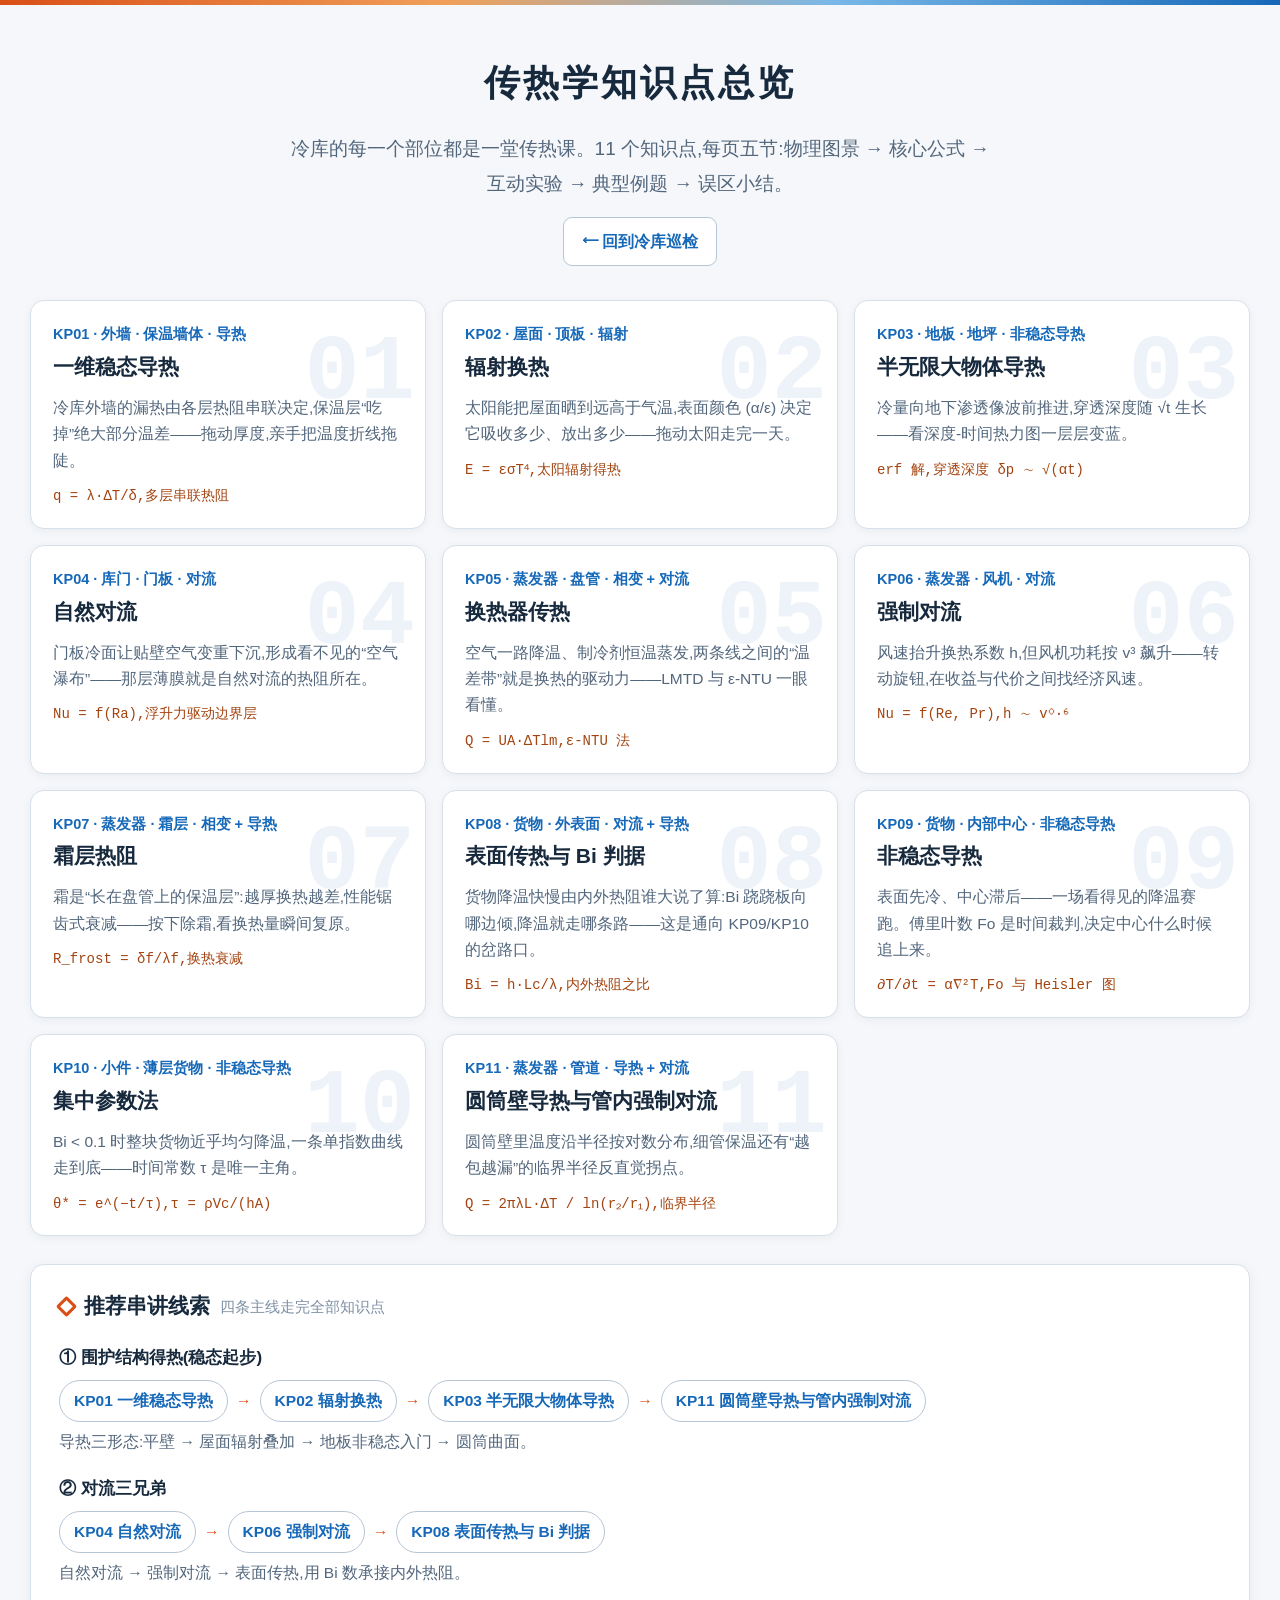
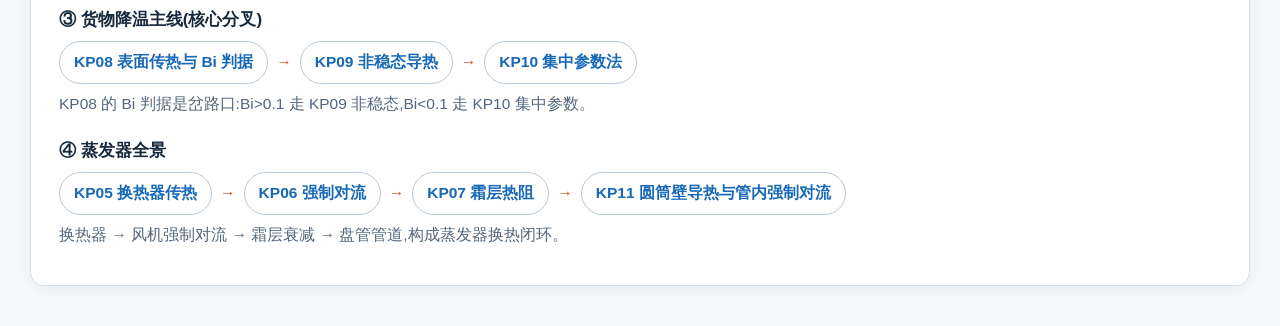
<file: frontend/kp/index.html>
<!doctype html>
<html lang="zh-CN">
<head>
  <meta charset="UTF-8" />
  <meta name="viewport" content="width=device-width, initial-scale=1.0" />
  <title>传热学知识点总览 · 数字冷库</title>
  <link rel="icon" href="data:," />
  <link rel="stylesheet" href="./kp.css" />
  <style>
    .hub-header { text-align: center; padding: 30px 0 8px; }
    .hub-header h1 { margin: 0; font-size: 36px; letter-spacing: 3px; }
    .hub-header p { color: var(--muted); max-width: 720px; margin: 14px auto 0; font-size: 19px; }
    .hub-grid {
      display: grid;
      grid-template-columns: repeat(auto-fill, minmax(340px, 1fr));
      gap: 16px;
      margin-top: 26px;
    }
    a.kp-card {
      display: block;
      padding: 20px 22px 18px;
      border: 1.5px solid var(--line);
      border-radius: 14px;
      background: var(--paper);
      color: var(--ink);
      text-decoration: none;
      position: relative;
      overflow: hidden;
      transition: all 0.18s;
      box-shadow: 0 2px 10px rgba(23, 41, 61, 0.05);
    }
    a.kp-card:hover {
      border-color: var(--cold);
      transform: translateY(-3px);
      box-shadow: 0 12px 28px rgba(22, 104, 184, 0.14);
    }
    a.kp-card .bignum {
      position: absolute;
      right: 10px;
      top: -12px;
      font-family: var(--mono);
      font-size: 92px;
      font-weight: 700;
      color: rgba(22, 104, 184, 0.08);
      pointer-events: none;
      user-select: none;
    }
    a.kp-card:hover .bignum { color: rgba(217, 79, 22, 0.12); }
    a.kp-card h2 { margin: 0 0 4px; font-size: 21px; }
    a.kp-card .part { font-size: 14.5px; color: var(--cold); font-weight: 700; }
    a.kp-card .brief { margin-top: 8px; font-size: 15.5px; color: var(--muted); line-height: 1.7; }
    a.kp-card .f { margin-top: 10px; font-family: var(--mono); font-size: 14px; color: #a34410; }
    .thread { margin-top: 16px; }
    .thread .chain {
      display: flex;
      flex-wrap: wrap;
      gap: 8px;
      align-items: center;
      font-size: 15.5px;
    }
    .thread .chain a {
      padding: 6px 14px;
      border: 1.5px solid var(--line-strong);
      border-radius: 999px;
      color: var(--cold);
      font-weight: 600;
      text-decoration: none;
      background: var(--paper);
    }
    .thread .chain a:hover { background: var(--cold-soft); border-color: var(--cold); }
    .thread .chain .arrow { color: var(--hot); font-weight: 700; }
    .thread p { margin: 6px 0 14px; color: var(--muted); font-size: 15.5px; }
  </style>
</head>
<body>
  <div class="kp-wrap">
    <div class="hub-header">
      <h1>传热学知识点总览</h1>
      <p>冷库的每一个部位都是一堂传热课。11 个知识点,每页五节:物理图景 → 核心公式 → 互动实验 → 典型例题 → 误区小结。</p>
      <a class="kp-back" href="../index.html" style="display:inline-block;margin-top:16px">⟵ 回到冷库巡检</a>
    </div>

    <div class="hub-grid" id="grid"></div>

    <div class="panel" style="margin-top:28px">
      <h3>推荐串讲线索 <small>四条主线走完全部知识点</small></h3>
      <div id="threads"></div>
    </div>
  </div>

  <script type="module">
    import { KP_META, KP_BY_ID } from "./kp-meta.js";

    const grid = document.getElementById("grid");
    KP_META.forEach((k) => {
      const a = document.createElement("a");
      a.className = "kp-card";
      a.href = "./" + k.file;
      a.innerHTML = `
        <div class="bignum">${k.num}</div>
        <div class="part">${k.id} · ${k.part} · ${k.cat}</div>
        <h2>${k.title}</h2>
        <div class="brief">${k.brief}</div>
        <div class="f">${k.formula}</div>`;
      grid.appendChild(a);
    });

    const THREADS = [
      { name: "① 围护结构得热(稳态起步)", ids: ["KP01", "KP02", "KP03", "KP11"],
        note: "导热三形态:平壁 → 屋面辐射叠加 → 地板非稳态入门 → 圆筒曲面。" },
      { name: "② 对流三兄弟", ids: ["KP04", "KP06", "KP08"],
        note: "自然对流 → 强制对流 → 表面传热,用 Bi 数承接内外热阻。" },
      { name: "③ 货物降温主线(核心分叉)", ids: ["KP08", "KP09", "KP10"],
        note: "KP08 的 Bi 判据是岔路口:Bi>0.1 走 KP09 非稳态,Bi<0.1 走 KP10 集中参数。" },
      { name: "④ 蒸发器全景", ids: ["KP05", "KP06", "KP07", "KP11"],
        note: "换热器 → 风机强制对流 → 霜层衰减 → 盘管管道,构成蒸发器换热闭环。" },
    ];
    const tBox = document.getElementById("threads");
    THREADS.forEach((t) => {
      const div = document.createElement("div");
      div.className = "thread";
      const chain = t.ids
        .map((id) => `<a href="./${KP_BY_ID[id].file}">${id} ${KP_BY_ID[id].title}</a>`)
        .join('<span class="arrow">→</span>');
      div.innerHTML = `<div style="font-weight:700;font-size:17px;margin-bottom:6px">${t.name}</div>
        <div class="chain">${chain}</div><p>${t.note}</p>`;
      tBox.appendChild(div);
    });
  </script>
</body>
</html>
</file>
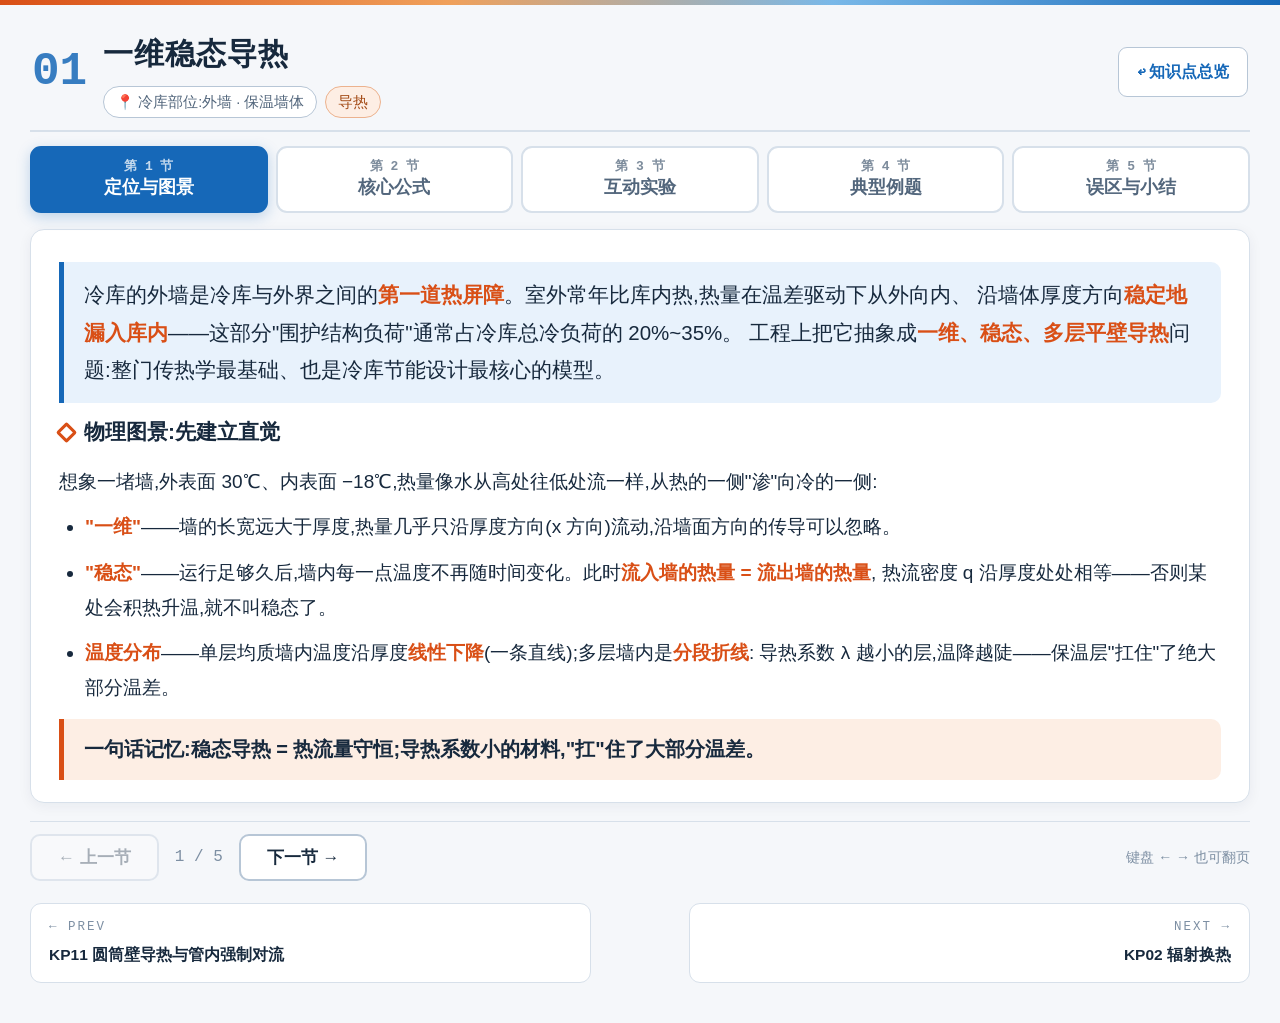
<file: frontend/kp/kp01.html>
<!doctype html>
<html lang="zh-CN">
<head>
  <meta charset="UTF-8" />
  <meta name="viewport" content="width=device-width, initial-scale=1.0" />
  <link rel="icon" href="data:," />
  <link rel="stylesheet" href="../vendor/katex/katex.min.css" />
  <link rel="stylesheet" href="./kp.css" />
  <script defer src="../vendor/katex/katex.min.js"></script>
  <style>
    .wall-layer { cursor: pointer; }
    .wall-layer.hl rect { filter: brightness(1.12) saturate(1.3); }
    .drag-handle { cursor: ew-resize; }
    .drag-handle rect { fill: transparent; }
    .drag-handle line { stroke: #7d92a8; stroke-width: 2; }
    .drag-handle:hover line, .drag-handle.dragging line { stroke: #d94f16; stroke-width: 3.5; }
    .res-seg { cursor: pointer; }
    .res-seg.hl rect { filter: brightness(1.15) saturate(1.4); }
  </style>
</head>
<body data-kp="KP01">
  <div class="kp-wrap" id="wrap">

    <!-- ═══════════ 第 1 节 · 定位与物理图景 ═══════════ -->
    <section class="slide" data-title="定位与图景">
      <div class="panel">
        <p class="lead">冷库的外墙是冷库与外界之间的<b>第一道热屏障</b>。室外常年比库内热,热量在温差驱动下从外向内、
          沿墙体厚度方向<b>稳定地漏入库内</b>——这部分"围护结构负荷"通常占冷库总冷负荷的 20%~35%。
          工程上把它抽象成<b>一维、稳态、多层平壁导热</b>问题:整门传热学最基础、也是冷库节能设计最核心的模型。</p>
        <h3>物理图景:先建立直觉</h3>
        <p>想象一堵墙,外表面 30℃、内表面 −18℃,热量像水从高处往低处流一样,从热的一侧"渗"向冷的一侧:</p>
        <ul class="points">
          <li><b>"一维"</b>——墙的长宽远大于厚度,热量几乎只沿厚度方向(x 方向)流动,沿墙面方向的传导可以忽略。</li>
          <li><b>"稳态"</b>——运行足够久后,墙内每一点温度不再随时间变化。此时<b>流入墙的热量 = 流出墙的热量</b>,
            热流密度 q 沿厚度处处相等——否则某处会积热升温,就不叫稳态了。</li>
          <li><b>温度分布</b>——单层均质墙内温度沿厚度<b>线性下降</b>(一条直线);多层墙内是<b>分段折线</b>:
            导热系数 λ 越小的层,温降越陡——保温层"扛住"了绝大部分温差。</li>
        </ul>
        <div class="takeaway">一句话记忆:稳态导热 = 热流量守恒;导热系数小的材料,"扛"住了大部分温差。</div>
      </div>
    </section>

    <!-- ═══════════ 第 2 节 · 核心公式 ═══════════ -->
    <section class="slide" data-title="核心公式">
      <div class="panel">
        <h3>① 傅里叶定律 —— 导热的基本定律</h3>
        <div class="tex">q = -\lambda \frac{\mathrm{d}T}{\mathrm{d}x}</div>
        <p class="fnote">q:热流密度 W/m² · λ:导热系数 W/(m·K),是材料属性 · 负号:热量朝温度降低的方向流动</p>

        <h3>② 单层平壁 → 热阻的概念(本知识点的灵魂)</h3>
        <div class="tex">q = \frac{\lambda}{\delta}(T_1 - T_2) = \frac{T_1 - T_2}{\;\delta/\lambda\;}
          \qquad\Longrightarrow\qquad R = \frac{\delta}{\lambda}\;\;[\mathrm{m^2{\cdot}K/W}]</div>
        <p class="fnote">与欧姆定律 I = U/R 完全同构:热流 q ↔ 电流,温差 ΔT ↔ 电压,热阻 R ↔ 电阻</p>

        <h3>③ 多层平壁:热阻串联 → 传热系数 K</h3>
        <div class="tex">K = \frac{1}{\dfrac{1}{h_o} + \sum_i \dfrac{\delta_i}{\lambda_i} + \dfrac{1}{h_i}}
          \qquad Q = K \cdot A \cdot (t_o - t_i)</div>
        <p class="fnote">1/h<span class="ti">_o</span>、1/h<span class="ti">_i</span> 是内外表面的对流换热热阻;<b>K 越小,保温越好</b>。
          冷藏库外墙一般要求 K ≤ 0.3~0.4 W/(m²·K),冻结库更低。</p>

        <h3>④ 工程要点</h3>
        <ul class="points">
          <li><b>保温层是主角</b>:聚氨酯 λ≈0.025,比混凝土(1.5)小两个数量级,层虽薄却贡献 90% 以上热阻。</li>
          <li><b>经济保温厚度</b>:越厚漏热越少但初投资越高,两者之和存在最小值——不是越厚越好。</li>
          <li><b>结露校核</b>:内表面温度必须高于库内露点,否则结露发霉、保温受潮失效(λ 剧增,恶性循环)。</li>
        </ul>
      </div>
    </section>

    <!-- ═══════════ 第 3 节 · 互动实验 ═══════════ -->
    <section class="slide" data-title="互动实验">
      <div class="panel viz-box">
        <h3>拖动保温层,亲手把温度折线拖陡 <small>拖层间边界或用滑杆;悬停任一层,热阻梯子同步高亮</small></h3>
        <svg id="wallSvg" viewBox="0 0 960 400" preserveAspectRatio="xMidYMid meet"></svg>
        <svg id="ladderSvg" viewBox="0 0 960 130" preserveAspectRatio="xMidYMid meet"></svg>
      </div>
      <div class="kp-grid main-side">
        <div class="panel">
          <h3>墙体分层与环境</h3>
          <div id="layerCtls"></div>
          <div class="ctl-row"><label>室外温度 t_o</label>
            <input type="range" id="tO" min="-10" max="45" step="1" value="30" /><output id="tOOut" class="hot"></output></div>
          <div class="ctl-row"><label>库内温度 t_i</label>
            <input type="range" id="tI" min="-30" max="10" step="1" value="-18" /><output id="tIOut"></output></div>
          <div class="ctl-row"><label>外表面 h_o</label>
            <input type="range" id="hO" class="mono-track" min="5" max="40" step="0.5" value="23" /><output id="hOOut"></output></div>
          <div class="ctl-row"><label>内表面 h_i</label>
            <input type="range" id="hI" class="mono-track" min="2" max="20" step="0.5" value="8" /><output id="hIOut"></output></div>
          <div class="ctl-row"><label>库内相对湿度</label>
            <input type="range" id="rhIn" class="mono-track" min="50" max="100" step="1" value="85" /><output id="rhInOut"></output></div>
        </div>
        <div class="panel">
          <h3>实时指标</h3>
          <div class="cards" style="flex-direction:column">
            <div class="card"><div class="lbl">传热系数 K</div><div class="val" id="vK">--<small>W/(m²·K)</small></div></div>
            <div class="card hot"><div class="lbl">热流密度 q</div><div class="val" id="vQ">--<small>W/m²</small></div></div>
            <div class="card"><div class="lbl">总热阻 R</div><div class="val" id="vR">--<small>m²·K/W</small></div></div>
            <div class="card"><div class="lbl">内表面温度</div><div class="val" id="vTs">--<small>°C</small></div></div>
            <div class="card" id="dewCard"><div class="lbl">结露校核</div>
              <div class="val" style="font-size:16px;white-space:normal"><span class="dot ok" id="dewDot"></span><span id="dewTxt">--</span></div></div>
          </div>
          <div class="hintline">💡 观察:加厚保温层 → 它的折线段更陡、K 和 q 掉下来;换成导热大的材料 → 温差立刻被别的层接管。</div>
        </div>
      </div>
    </section>

    <!-- ═══════════ 第 4 节 · 典型例题 ═══════════ -->
    <section class="slide" data-title="典型例题">
      <div class="panel example">
        <h3>例题:冷藏库外墙每平方米漏热多少?</h3>
        <p class="lead" style="font-size:19px">外墙 = 200mm 混凝土(λ=1.5)+ 100mm 聚氨酯(λ=0.025);室外 30℃、库内 −18℃;
          h<span class="ti">_o</span>=23、h<span class="ti">_i</span>=8 W/(m²·K)。求每 m² 漏热量与保温层的温差占比。
          <b>(实验节的默认参数就是本题,可切回去对照)</b></p>
        <div class="step"><span class="n">1</span><div>逐段算热阻:
          <div class="tex">R_{混}=\frac{0.2}{1.5}=0.133 \quad R_{PU}=\frac{0.1}{0.025}=4.0 \quad R_o=\frac{1}{23}=0.043 \quad R_i=\frac{1}{8}=0.125</div>
        </div></div>
        <div class="step"><span class="n">2</span><div>串联相加,求 K:
          <div class="tex">R_{tot}=0.043+0.133+4.0+0.125=4.30\;\mathrm{m^2{\cdot}K/W} \qquad K=\frac{1}{4.30}=0.233\;\mathrm{W/(m^2{\cdot}K)}</div>
        </div></div>
        <div class="step"><span class="n">3</span><div>求热流密度:
          <div class="tex">q = K\,\Delta t = 0.233\times\big(30-(-18)\big) = 0.233\times48 \approx 11.2\;\mathrm{W/m^2}</div>
        </div></div>
        <div class="step"><span class="n">4</span><div>保温层承担的温差:
          <div class="tex">\Delta T_{PU} = q\cdot R_{PU} = 11.2\times4.0 \approx 44.7\;{}^\circ\mathrm{C}</div>
        </div></div>
        <div class="answer">✅ 每 m² 漏热约 11.2 W;保温层独自扛住 44.7℃,占 48℃ 总温差的 <b>93%</b>——
          直观印证"保温层扛住绝大部分温差"。</div>
      </div>
    </section>

    <!-- ═══════════ 第 5 节 · 误区与联系 ═══════════ -->
    <section class="slide" data-title="误区与小结">
      <div class="panel">
        <h3>常见误区</h3>
        <div class="trap-card"><span class="x">❌</span><div><span class="wrong">墙内温度是曲线?</span> →
          <span class="right">✔</span> 稳态、常物性下单层是<b>直线</b>,多层是折线;曲线是非稳态(KP03/KP09)的事。</div></div>
        <div class="trap-card"><span class="x">❌</span><div><span class="wrong">热量是墙自己产生的?</span> →
          <span class="right">✔</span> 稳态无内热源,热量只是<b>穿过</b>,进多少出多少。</div></div>
        <div class="trap-card"><span class="x">❌</span><div><span class="wrong">K 和 λ 是一回事?</span> →
          <span class="right">✔</span> λ 是<b>材料</b>属性;K 是<b>整堵墙</b>(含内外表面换热)的综合指标。</div></div>
        <div class="trap-card"><span class="x">❌</span><div><span class="wrong">保温越厚越划算?</span> →
          <span class="right">✔</span> 存在<b>经济厚度</b>;过厚还挤占库容。</div></div>
        <h3 style="margin-top:20px">与其他知识点的联系</h3>
        <p>把平壁换成<b>管壁</b>,热阻从 δ/λ 变成 ln 形式 → KP11;内外表面的 h 从哪来 → KP04 自然对流、KP06 强制对流;
          屋面还要叠加太阳辐射 → KP02;地坪不是稳态而是向土壤渗透 → KP03。</p>
        <div class="link-row">
          <a href="./kp11.html">KP11 圆筒壁导热</a><a href="./kp04.html">KP04 自然对流</a>
          <a href="./kp06.html">KP06 强制对流</a><a href="./kp02.html">KP02 辐射换热</a><a href="./kp03.html">KP03 地坪渗透</a>
        </div>
        <div class="takeaway">要点小结:傅里叶定律 → 单层 q=λΔT/δ → 热阻 R=δ/λ → 串联相加 → K=1/R<sub>tot</sub>。
          冷库设计用 K 值控漏热、靠保温层出主力、按经济厚度选型、并校核内表面结露。</div>
      </div>
    </section>
  </div>

  <script type="module">
    import { initPage, svgEl, $, fmt, clamp, scale, tempColor, bindSlider } from "./kp-common.js";
    initPage();

    const MATS = {
      pu:   { name: "聚氨酯 PU",   k: 0.025, color: "#e8c777" },
      xps:  { name: "挤塑板 XPS",  k: 0.030, color: "#7fc0e0" },
      eps:  { name: "聚苯板 EPS",  k: 0.038, color: "#aed3e8" },
      rock: { name: "岩棉",        k: 0.045, color: "#c9a888" },
      conc: { name: "钢筋混凝土",  k: 1.5,   color: "#aab4bf" },
      brick:{ name: "砖砌体",      k: 0.81,  color: "#cd8a6d" },
      aac:  { name: "加气混凝土",  k: 0.22,  color: "#c3cccc" },
      steelp:{ name: "彩钢板",     k: 45,    color: "#dee5ea" },
      ss:   { name: "不锈钢板",    k: 17,    color: "#ccd6de" },
      ply:  { name: "胶合板",      k: 0.17,  color: "#d4b083" },
    };

    // 默认 = 例题: 混凝土200 + PU100 (面板层热阻可忽略) → K≈0.233, q≈11.2
    const state = {
      layers: [
        { label: "外饰面板", mat: "steelp", d: 1,   min: 1,  max: 20 },
        { label: "结构层",   mat: "conc",   d: 200, min: 50, max: 400 },
        { label: "保温层",   mat: "pu",     d: 100, min: 20, max: 300 },
        { label: "内衬板",   mat: "ss",     d: 1,   min: 1,  max: 20 },
      ],
      tO: 30, tI: -18, hO: 23, hI: 8, rhIn: 85,
    };

    function compute() {
      const Ro = 1 / state.hO, Ri = 1 / state.hI;
      const Rs = state.layers.map((L) => (L.d / 1000) / MATS[L.mat].k);
      const Rtot = Ro + Rs.reduce((a, b) => a + b, 0) + Ri;
      const K = 1 / Rtot;
      const q = K * (state.tO - state.tI);
      const T = [state.tO, state.tO - q * Ro];
      Rs.forEach((R) => T.push(T[T.length - 1] - q * R));
      const a = 17.62, b = 243.12, t = state.tI;
      const g = Math.log(state.rhIn / 100) + (a * t) / (b + t);
      const dew = (b * g) / (a - g);
      return { Ro, Ri, Rs, Rtot, K, q, T, tSurfIn: T[T.length - 1], dew };
    }

    const wallSvg = $("#wallSvg");
    const ladderSvg = $("#ladderSvg");
    let hover = -1;
    let layout = null;
    const X0 = 120, X1 = 840, YTOP = 66, YBOT = 264, BAND_Y = 296;

    function computeLayout() {
      const avail = X1 - X0, MINW = 18;
      const total = state.layers.reduce((s, L) => s + L.d, 0);
      let flexD = 0, fixedW = 0;
      const raw = state.layers.map((L) => (L.d / total) * avail);
      state.layers.forEach((L, i) => { if (raw[i] < MINW) fixedW += MINW; else flexD += L.d; });
      const k = (avail - fixedW) / flexD;
      const widths = state.layers.map((L, i) => (raw[i] < MINW ? MINW : L.d * k));
      const xs = [X0];
      widths.forEach((w) => xs.push(xs[xs.length - 1] + w));
      return { xs, widths, k };
    }

    function renderWall(r) {
      wallSvg.innerHTML = "";
      layout = computeLayout();
      const { xs, widths } = layout;
      const tLo = Math.min(state.tI, r.tSurfIn) - 5;
      const tHi = Math.max(state.tO, r.T[1]) + 5;
      const ty = scale([tLo, tHi], [YBOT, YTOP]);

      svgEl("rect", { x: 20, y: YTOP - 28, width: X0 - 20, height: YBOT - YTOP + 30, rx: 6, fill: "rgba(217,79,22,0.09)" }, wallSvg);
      svgEl("rect", { x: X1, y: YTOP - 28, width: 940 - X1, height: YBOT - YTOP + 30, rx: 6, fill: "rgba(22,104,184,0.09)" }, wallSvg);
      svgEl("text", { x: 28, y: YTOP - 8, class: "svg-note", fill: "#c14a12", "font-size": "16", "font-weight": "700", text: `室外 ${state.tO}℃` }, wallSvg);
      svgEl("text", { x: X1 + 10, y: YTOP - 8, class: "svg-note", fill: "#1668b8", "font-size": "16", "font-weight": "700", text: `库内 ${state.tI}℃` }, wallSvg);

      state.layers.forEach((L, i) => {
        const m = MATS[L.mat];
        const g = svgEl("g", { class: "wall-layer" + (hover === i ? " hl" : ""), "data-i": i }, wallSvg);
        svgEl("rect", {
          x: xs[i], y: YTOP, width: widths[i], height: YBOT - YTOP,
          fill: m.color, stroke: i === 2 ? "#d94f16" : "#8898a8", "stroke-width": i === 2 ? 2.5 : 1,
        }, g);
        const cx = xs[i] + widths[i] / 2;
        if (widths[i] > 40) {
          svgEl("text", { x: cx, y: YTOP + 22, "text-anchor": "middle", class: "svg-note", fill: "#243748",
            "font-weight": "700", "font-size": "15", text: m.name }, g);
          svgEl("text", { x: cx, y: YTOP + 41, "text-anchor": "middle", class: "svg-note", fill: "#40566b", text: `λ=${m.k}` }, g);
        }
        svgEl("text", { x: cx, y: YBOT + 20, "text-anchor": "middle", class: "svg-note", "font-size": "15", text: `${L.d}mm` }, wallSvg);
        const dT = r.q * r.Rs[i];
        const share = (dT / (state.tO - state.tI)) * 100;
        if (share > 3) {
          svgEl("text", { x: cx, y: BAND_Y + 46, "text-anchor": "middle", class: "svg-note", "font-size": "15",
            fill: share > 50 ? "#c14a12" : "#52667c", "font-weight": share > 50 ? "700" : "400",
            text: `ΔT ${fmt(dT, 1)}℃ · ${fmt(share, 0)}%` }, wallSvg);
        }
        g.addEventListener("mouseenter", () => { hover = i; update(); });
        g.addEventListener("mouseleave", () => { hover = -1; update(); });
      });

      // 温度色带
      const defs = svgEl("defs", {}, wallSvg);
      const grad = svgEl("linearGradient", { id: "tband", x1: 0, x2: 1, y1: 0, y2: 0 }, defs);
      const bandT = [r.T[1], ...r.Rs.map((_, i) => r.T[i + 2])];
      const stopsX = xs.map((x) => (x - X0) / (X1 - X0));
      svgEl("stop", { offset: 0, "stop-color": tempColor(r.T[1], -30, 45) }, grad);
      bandT.forEach((t, i) => svgEl("stop", { offset: stopsX[i + 1] ?? 1, "stop-color": tempColor(t, -30, 45) }, grad));
      svgEl("rect", { x: X0, y: BAND_Y, width: X1 - X0, height: 16, rx: 4, fill: "url(#tband)", stroke: "#c4d2e0" }, wallSvg);

      // 温度折线
      const ptsX = [30, X0, ...xs.slice(1), 930];
      const ptsT = [state.tO, r.T[1], ...r.Rs.map((_, i) => r.T[i + 2]), state.tI];
      const pts = ptsX.map((x, i) => `${x},${ty(ptsT[i])}`).join(" ");
      svgEl("polyline", { points: pts, fill: "none", stroke: "#d94f16", "stroke-width": 3.5, "stroke-linejoin": "round" }, wallSvg);
      ptsX.forEach((x, i) => {
        if (i === 0 || i === ptsX.length - 1) return;
        svgEl("circle", { cx: x, cy: ty(ptsT[i]), r: 4.5, fill: "#fff", stroke: "#d94f16", "stroke-width": 2.5 }, wallSvg);
        svgEl("text", { x, y: ty(ptsT[i]) - 11, "text-anchor": "middle", class: "svg-note", "font-size": "15",
          fill: "#a34410", "font-weight": "700", text: fmt(ptsT[i], 1) + "°" }, wallSvg);
      });

      for (let i = 1; i <= state.layers.length; i++) {
        const hx = xs[i];
        const h = svgEl("g", { class: "drag-handle", "data-b": i }, wallSvg);
        svgEl("rect", { x: hx - 8, y: YTOP, width: 16, height: YBOT - YTOP }, h);
        svgEl("line", { x1: hx, y1: YTOP - 8, x2: hx, y2: YBOT + 6 }, h);
        attachDrag(h, i - 1);
      }
      svgEl("text", { x: 480, y: 34, "text-anchor": "middle", class: "svg-note", fill: "#c14a12",
        "font-size": "16", "font-weight": "700", text: "热流 q ⟶ (室外 → 库内)" }, wallSvg);
    }

    function attachDrag(handle, layerIdx) {
      handle.addEventListener("pointerdown", (e) => {
        e.preventDefault();
        handle.classList.add("dragging");
        const L = state.layers[layerIdx];
        const startX = e.clientX, startD = L.d;
        const pxPerUnit = wallSvg.getBoundingClientRect().width / 960;
        const move = (ev) => {
          const dmm = (ev.clientX - startX) / pxPerUnit / (layout.k || 1);
          L.d = Math.round(clamp(startD + dmm, L.min, L.max));
          $("#d" + layerIdx).value = L.d;
          $("#d" + layerIdx + "Out").textContent = L.d + " mm";
          update();
        };
        const up = () => {
          handle.classList.remove("dragging");
          removeEventListener("pointermove", move);
          removeEventListener("pointerup", up);
        };
        addEventListener("pointermove", move);
        addEventListener("pointerup", up);
      });
    }

    function renderLadder(r) {
      ladderSvg.innerHTML = "";
      const items = [
        { name: "R_o 外表面", R: r.Ro, color: "#e88b5a", tag: -2 },
        ...state.layers.map((L, i) => ({ name: MATS[L.mat].name, R: r.Rs[i], color: MATS[L.mat].color, tag: i })),
        { name: "R_i 内表面", R: r.Ri, color: "#6aa5d8", tag: -3 },
      ];
      const MINW = 32, avail = 800;
      let flexR = 0, fixedW = 0;
      const raw = items.map((it) => (it.R / r.Rtot) * avail);
      items.forEach((it, i) => { if (raw[i] < MINW) fixedW += MINW; else flexR += it.R; });
      const kk = (avail - fixedW) / flexR;
      let x = 80;
      const midY = 52;
      svgEl("line", { x1: 30, y1: midY, x2: 80, y2: midY, stroke: "#8aa0b8", "stroke-width": 2.5 }, ladderSvg);
      svgEl("text", { x: 30, y: midY - 14, class: "svg-note", fill: "#c14a12", "font-weight": "700", text: `t_o=${state.tO}℃` }, ladderSvg);
      items.forEach((it, i) => {
        const w = raw[i] < MINW ? MINW : it.R * kk;
        const g = svgEl("g", { class: "res-seg" + (hover === it.tag ? " hl" : "") }, ladderSvg);
        svgEl("rect", { x, y: midY - 15, width: w, height: 30, rx: 6, fill: it.color, stroke: "#8898a8" }, g);
        if (w > 60) svgEl("text", { x: x + w / 2, y: midY + 5, "text-anchor": "middle", class: "svg-note",
          fill: "#243748", "font-weight": "700", text: `R=${fmt(it.R, it.R < 0.01 ? 4 : 3)}` }, g);
        svgEl("text", { x: x + w / 2, y: midY + 38, "text-anchor": "middle", class: "svg-note", text: it.name }, g);
        if (it.tag >= 0) {
          g.addEventListener("mouseenter", () => { hover = it.tag; update(); });
          g.addEventListener("mouseleave", () => { hover = -1; update(); });
        }
        x += w;
      });
      svgEl("line", { x1: x, y1: midY, x2: x + 50, y2: midY, stroke: "#8aa0b8", "stroke-width": 2.5 }, ladderSvg);
      svgEl("text", { x: x + 6, y: midY - 14, class: "svg-note", fill: "#1668b8", "font-weight": "700", text: `t_i=${state.tI}℃` }, ladderSvg);
      svgEl("text", { x: 480, y: 118, "text-anchor": "middle", class: "svg-note", "font-size": "15",
        text: `热阻梯子(电路类比):每段长度 ∝ R=δ/λ,串联总热阻 R_total = ${fmt(r.Rtot, 3)} m²·K/W —— 保温层一段几乎占满整条梯子` }, ladderSvg);
    }

    function renderMetrics(r) {
      $("#vK").innerHTML = `${fmt(r.K, 3)}<small>W/(m²·K)</small>`;
      $("#vQ").innerHTML = `${fmt(r.q, 1)}<small>W/m²</small>`;
      $("#vR").innerHTML = `${fmt(r.Rtot, 2)}<small>m²·K/W</small>`;
      $("#vTs").innerHTML = `${fmt(r.tSurfIn, 1)}<small>°C</small>`;
      const bad = r.tSurfIn < r.dew;
      $("#dewDot").className = "dot " + (bad ? "on" : "ok");
      $("#dewTxt").textContent = bad
        ? `内表面 ${fmt(r.tSurfIn, 1)}℃ < 露点 ${fmt(r.dew, 1)}℃,结露!`
        : `内表面 ${fmt(r.tSurfIn, 1)}℃ ≥ 露点 ${fmt(r.dew, 1)}℃,安全`;
      $("#dewCard").className = "card " + (bad ? "warn" : "ok");
    }

    function update() {
      const r = compute();
      renderWall(r);
      renderLadder(r);
      renderMetrics(r);
    }

    const ctlBox = $("#layerCtls");
    state.layers.forEach((L, i) => {
      const row = document.createElement("div");
      row.className = "ctl-row";
      row.innerHTML = `
        <label>${L.label}</label>
        <select id="m${i}">${Object.entries(MATS).map(([k, m]) =>
          `<option value="${k}" ${k === L.mat ? "selected" : ""}>${m.name} λ=${m.k}</option>`).join("")}</select>
        <input type="range" id="d${i}" min="${L.min}" max="${L.max}" step="1" value="${L.d}" class="mono-track" />
        <output id="d${i}Out">${L.d} mm</output>`;
      ctlBox.appendChild(row);
      row.querySelector(`#m${i}`).addEventListener("change", (e) => { L.mat = e.target.value; update(); });
      bindSlider(`#d${i}`, `#d${i}Out`, (v) => `${v} mm`, (v) => { L.d = v; update(); });
    });

    bindSlider("#tO", "#tOOut", (v) => `${v} ℃`, (v) => { state.tO = v; update(); });
    bindSlider("#tI", "#tIOut", (v) => `${v} ℃`, (v) => { state.tI = v; update(); });
    bindSlider("#hO", "#hOOut", (v) => `${v} W/m²K`, (v) => { state.hO = v; update(); });
    bindSlider("#hI", "#hIOut", (v) => `${v} W/m²K`, (v) => { state.hI = v; update(); });
    bindSlider("#rhIn", "#rhInOut", (v) => `${v} %`, (v) => { state.rhIn = v; update(); });

    update();
  </script>
</body>
</html>
</file>
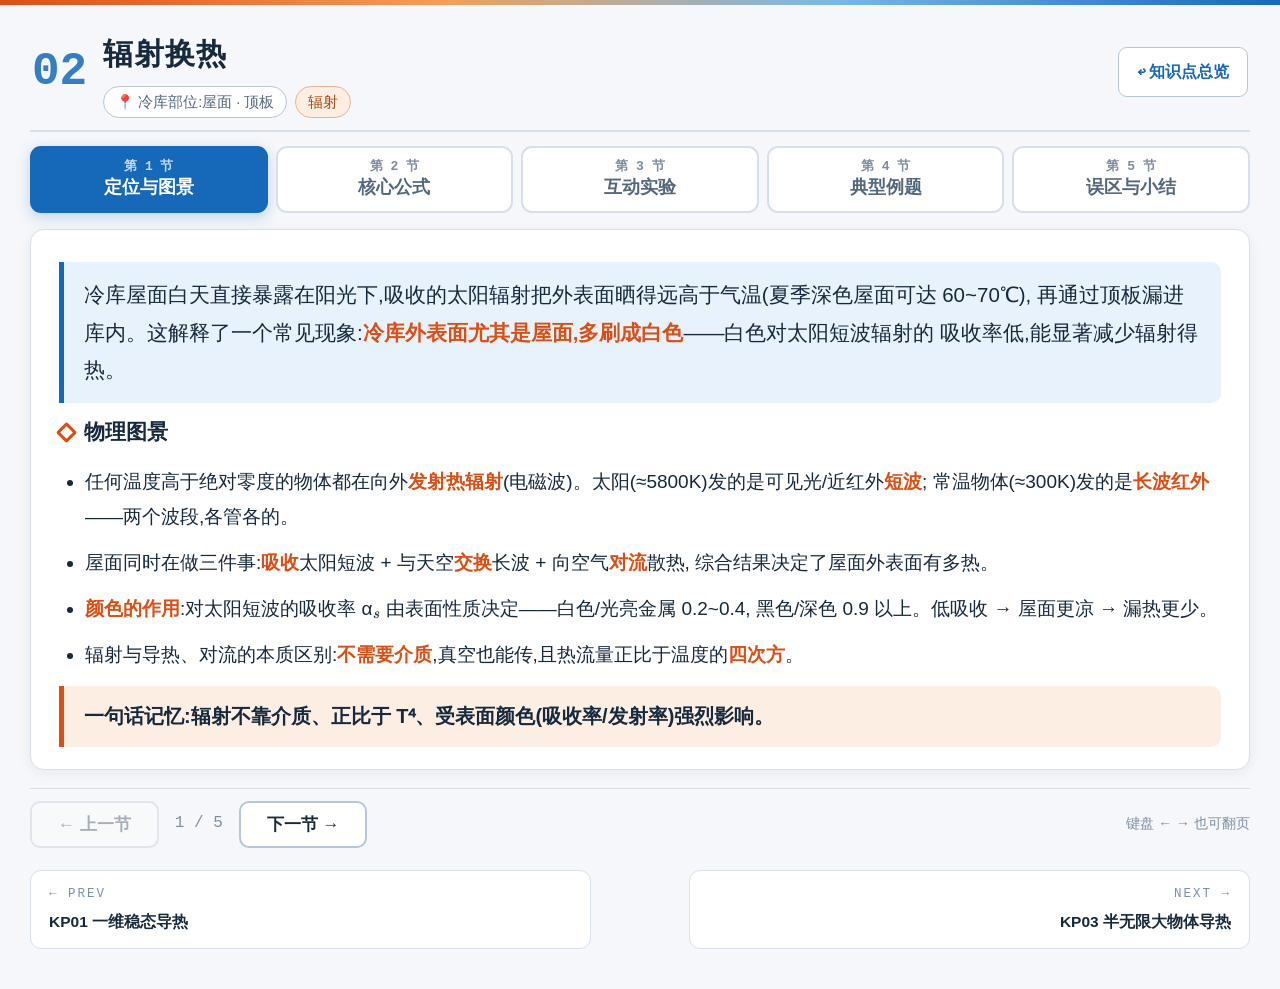
<file: frontend/kp/kp02.html>
<!doctype html>
<html lang="zh-CN">
<head>
  <meta charset="UTF-8" />
  <meta name="viewport" content="width=device-width, initial-scale=1.0" />
  <link rel="icon" href="data:," />
  <link rel="stylesheet" href="../vendor/katex/katex.min.css" />
  <link rel="stylesheet" href="./kp.css" />
  <script defer src="../vendor/katex/katex.min.js"></script>
  <style>
    #skyCanvas { border-radius: 10px; cursor: grab; border: 1px solid var(--line); }
    #skyCanvas.dragging { cursor: grabbing; }
    .roof-btns { display: flex; gap: 10px; flex-wrap: wrap; }
    .roof-btn {
      flex: 1 1 100px; padding: 12px 8px; border-radius: 10px; cursor: pointer;
      border: 2.5px solid var(--line); text-align: center; font-size: 15.5px;
      font-family: inherit; font-weight: 600;
    }
    .roof-btn.sel { border-color: var(--hot); box-shadow: 0 3px 12px rgba(217, 79, 22, 0.3); }
    .roof-btn small { display: block; font-family: var(--mono); font-weight: 400; }
  </style>
</head>
<body data-kp="KP02">
  <div class="kp-wrap" id="wrap">

    <!-- ═══════════ 第 1 节 ═══════════ -->
    <section class="slide" data-title="定位与图景">
      <div class="panel">
        <p class="lead">冷库屋面白天直接暴露在阳光下,吸收的太阳辐射把外表面晒得远高于气温(夏季深色屋面可达 60~70℃),
          再通过顶板漏进库内。这解释了一个常见现象:<b>冷库外表面尤其是屋面,多刷成白色</b>——白色对太阳短波辐射的
          吸收率低,能显著减少辐射得热。</p>
        <h3>物理图景</h3>
        <ul class="points">
          <li>任何温度高于绝对零度的物体都在向外<b>发射热辐射</b>(电磁波)。太阳(≈5800K)发的是可见光/近红外<b>短波</b>;
            常温物体(≈300K)发的是<b>长波红外</b>——两个波段,各管各的。</li>
          <li>屋面同时在做三件事:<b>吸收</b>太阳短波 + 与天空<b>交换</b>长波 + 向空气<b>对流</b>散热,
            综合结果决定了屋面外表面有多热。</li>
          <li><b>颜色的作用</b>:对太阳短波的吸收率 α<span class="ti">_s</span> 由表面性质决定——白色/光亮金属 0.2~0.4,
            黑色/深色 0.9 以上。低吸收 → 屋面更凉 → 漏热更少。</li>
          <li>辐射与导热、对流的本质区别:<b>不需要介质</b>,真空也能传,且热流量正比于温度的<b>四次方</b>。</li>
        </ul>
        <div class="takeaway">一句话记忆:辐射不靠介质、正比于 T⁴、受表面颜色(吸收率/发射率)强烈影响。</div>
      </div>
    </section>

    <!-- ═══════════ 第 2 节 ═══════════ -->
    <section class="slide" data-title="核心公式">
      <div class="panel">
        <h3>① 斯特藩–玻尔兹曼定律(黑体辐射)</h3>
        <div class="tex">E_b = \sigma T^4, \qquad \sigma = 5.67\times10^{-8}\;\mathrm{W/(m^2{\cdot}K^4)}</div>
        <p class="fnote">⚠ T 必须用<b>热力学温度(开尔文)</b>!而且是四次方——温度稍升,辐射剧增。</p>

        <h3>② 实际物体(灰体)与基尔霍夫定律</h3>
        <div class="tex">E = \varepsilon\,\sigma T^4, \qquad 0 \le \varepsilon \le 1;\qquad \alpha_\lambda = \varepsilon_\lambda</div>
        <p class="fnote">ε 是发射率(黑体=1,抛光金属可低至 0.05);热平衡下同一波长处吸收率=发射率。
          理想屋面是"选择性表面":<b>对太阳短波低吸收(α<span class="ti">_s</span> 小)、对长波高发射(ε 大)</b>——白天少吸热,夜里多散热。</p>

        <h3>③ 两表面间净辐射(小物体对大环境)</h3>
        <div class="tex">Q = \varepsilon\,\sigma A\,(T_{surf}^4 - T_{sky}^4)</div>

        <h3>④ 工程主角:太阳综合温度(sol-air temperature)</h3>
        <div class="tex">t_{sa} = t_o + \frac{\alpha_s\, I}{h_o} \qquad\Longrightarrow\qquad q = K\,(t_{sa} - t_i)</div>
        <p class="fnote">把太阳得热折算成一个"虚拟更高的室外温度",让外表面换热像纯对流一样处理——
          与 KP01 的 K 值模型无缝衔接。α<span class="ti">_s</span> 越小(越白),太阳当量温升 α<span class="ti">_s</span>I/h<span class="ti">_o</span> 越小。</p>
      </div>
    </section>

    <!-- ═══════════ 第 3 节 ═══════════ -->
    <section class="slide" data-title="互动实验">
      <div class="panel viz-box">
        <h3>拖动太阳走一天,把屋面从黑刷成白 <small>直接拖太阳或点"播放一天"</small></h3>
        <canvas id="skyCanvas" width="960" height="380"></canvas>
        <div class="hintline">💡 观察:黑屋面换成白屋面,太阳灌进来的热立刻少一大截;太阳落山后辐射得热归零,只剩纯对流。</div>
      </div>
      <div class="kp-grid main-side">
        <div class="panel">
          <h3>控制台</h3>
          <div style="margin-bottom:8px;font-weight:600">屋面涂层(太阳短波吸收率 α_s)</div>
          <div class="roof-btns" id="roofBtns"></div>
          <div class="ctl-row" style="margin-top:14px"><label>时刻</label>
            <input type="range" id="hour" min="0" max="24" step="0.05" value="12" /><output id="hourOut"></output></div>
          <div class="ctl-row"><label>天气</label>
            <button class="kbtn on" id="sunnyBtn">☀ 晴</button><button class="kbtn" id="cloudyBtn">☁ 阴</button>
            <button class="kbtn hot" id="playBtn" style="margin-left:auto">▶ 播放一天</button></div>
          <div class="ctl-row"><label>气温 t_o</label>
            <input type="range" id="tO" min="0" max="45" step="1" value="30" /><output id="tOOut" class="hot"></output></div>
          <div class="ctl-row"><label>外表面 h_o</label>
            <input type="range" id="hO" class="mono-track" min="8" max="40" step="0.5" value="20" /><output id="hOOut"></output></div>
          <div class="ctl-row"><label>顶板 K 值</label>
            <input type="range" id="kVal" class="mono-track" min="0.15" max="1.0" step="0.01" value="0.23" /><output id="kValOut"></output></div>
          <div class="ctl-row"><label>白黑对比</label><button class="kbtn" id="cmpBtn">开启并排对比</button></div>
        </div>
        <div class="panel">
          <h3>实时仪表</h3>
          <div class="cards" style="flex-direction:column">
            <div class="card hot"><div class="lbl">太阳辐照度 I</div><div class="val" id="vI">--<small>W/m²</small></div></div>
            <div class="card hot"><div class="lbl">太阳当量温升 α_s·I/h_o</div><div class="val" id="vRise">--<small>℃</small></div></div>
            <div class="card"><div class="lbl">综合温度 t_sa</div><div class="val" id="vTsa">--<small>℃</small></div></div>
            <div class="card"><div class="lbl">顶板漏热 q</div><div class="val" id="vQ">--<small>W/m²</small></div></div>
            <div class="card warn" id="cmpCard" style="display:none">
              <div class="lbl">白 vs 黑(同一时刻)</div>
              <div class="val" style="font-size:15px;white-space:normal" id="vCmp">--</div></div>
          </div>
        </div>
      </div>
      <div class="panel viz-box">
        <h3>T⁴ 曲线:温度稍升,辐射剧增 <small>工作点跟随屋面综合温度移动</small></h3>
        <svg id="t4Svg" viewBox="0 0 960 270" preserveAspectRatio="xMidYMid meet"></svg>
      </div>
    </section>

    <!-- ═══════════ 第 4 节 ═══════════ -->
    <section class="slide" data-title="典型例题">
      <div class="panel example">
        <h3>例题:刷白到底值多少度?</h3>
        <p class="lead" style="font-size:19px">白屋面 α<span class="ti">_s</span>=0.3 对比深色屋面 α<span class="ti">_s</span>=0.9,
          太阳辐照 I=800 W/m²,外表面 h<span class="ti">_o</span>=20 W/(m²·K),忽略长波修正。比较两者的太阳当量温升。
          <b>(实验节正午参数即本题)</b></p>
        <div class="step"><span class="n">1</span><div>当量温升公式:
          <div class="tex">\Delta t_{sun} = \frac{\alpha_s\, I}{h_o}</div></div></div>
        <div class="step"><span class="n">2</span><div>白色屋面:
          <div class="tex">\Delta t_{white} = \frac{0.3\times800}{20} = 12\;{}^\circ\mathrm{C}</div></div></div>
        <div class="step"><span class="n">3</span><div>深色屋面:
          <div class="tex">\Delta t_{dark} = \frac{0.9\times800}{20} = 36\;{}^\circ\mathrm{C}</div></div></div>
        <div class="answer">✅ 两者相差 <b>24℃</b>!深色屋面相当于外界温度额外高 24℃,漏热按 q=KΔt 成比例增加——
          这就是"冷库刷白"的量化价值。</div>
      </div>
    </section>

    <!-- ═══════════ 第 5 节 ═══════════ -->
    <section class="slide" data-title="误区与小结">
      <div class="panel">
        <h3>常见误区</h3>
        <div class="trap-card"><span class="x">❌</span><div><span class="wrong">用摄氏度代入 T⁴?</span> →
          <span class="right">✔</span> 必须用<b>开尔文</b>,否则错得离谱。</div></div>
        <div class="trap-card"><span class="x">❌</span><div><span class="wrong">白色只是好看/卫生?</span> →
          <span class="right">✔</span> 传热上是为了<b>降低太阳短波吸收率</b>。</div></div>
        <div class="trap-card"><span class="x">❌</span><div><span class="wrong">α_s 和 ε 是一回事?</span> →
          <span class="right">✔</span> 分别对应短波与长波两个波段;理想 cool roof 要 α_s 小、ε 大。</div></div>
        <div class="trap-card"><span class="x">❌</span><div><span class="wrong">辐射需要空气传播?</span> →
          <span class="right">✔</span> 无需介质,真空也能传——这正是它与导热/对流的本质区别。</div></div>
        <h3 style="margin-top:20px">与其他知识点的联系</h3>
        <p>辐射给 KP01 提供屋面边界条件(综合温度 t<span class="ti">_{sa}</span>);外表面 h<span class="ti">_o</span> 实际含
          对流+辐射两部分(KP04/KP06);库内冷表面的辐射与结霜凝露耦合(KP07)。晴朗夜空当量温度可比气温低 10~20℃,
          高发射率表面夜间还能靠辐射"倒贴"散热。</p>
        <div class="link-row">
          <a href="./kp01.html">KP01 稳态导热</a><a href="./kp04.html">KP04 自然对流</a>
          <a href="./kp06.html">KP06 强制对流</a><a href="./kp07.html">KP07 霜层热阻</a>
        </div>
        <div class="takeaway">要点小结:E=εσT⁴(用开尔文!);屋面刷白=降 α_s=降太阳得热;
          工程用综合温度 t_sa 并入 K 值模型;理想表面"短波低吸收 + 长波高发射"。</div>
      </div>
    </section>
  </div>

  <script type="module">
    import { initPage, svgEl, $, fmt, clamp, scale, tempColor, bindSlider } from "./kp-common.js";
    initPage();

    const ROOFS = [
      { name: "刷白 cool roof", a: 0.3, fill: "#f2f5f7", tc: "#33475c" },
      { name: "浅灰", a: 0.5, fill: "#b9c2c9", tc: "#33475c" },
      { name: "深灰", a: 0.75, fill: "#5d666e", tc: "#eef2f6" },
      { name: "黑色沥青", a: 0.9, fill: "#23272b", tc: "#eef2f6" },
    ];

    const state = { roof: 0, hour: 12, sunny: true, tO: 30, hO: 20, K: 0.23, tI: -18, cmp: false, playing: false };
    const IMAX = 800;

    function solar(hour) {
      const alt = Math.sin(Math.PI * (hour - 6) / 12);
      return { alt: Math.max(0, alt), I: IMAX * Math.max(0, alt) * (state.sunny ? 1 : 0.35) };
    }

    function computeFor(alphaS) {
      const { I } = solar(state.hour);
      const rise = alphaS * I / state.hO;
      const tsa = state.tO + rise;
      const q = state.K * (tsa - state.tI);
      return { I, rise, tsa, q };
    }

    // ---------------- Canvas 天空场景 ----------------
    const cv = $("#skyCanvas"), ctx = cv.getContext("2d");
    const W = 960, H = 380, HORIZON = 268;

    function lerpColor(c1, c2, t) {
      const p = (c) => [parseInt(c.slice(1, 3), 16), parseInt(c.slice(3, 5), 16), parseInt(c.slice(5, 7), 16)];
      const [a, b] = [p(c1), p(c2)];
      const m = a.map((v, i) => Math.round(v + (b[i] - v) * t));
      return `rgb(${m[0]},${m[1]},${m[2]})`;
    }

    function skyColors(alt) {
      if (alt <= 0) return ["#1b2440", "#2b3a5e"];
      if (alt < 0.25) {
        const k = alt / 0.25;
        return [lerpColor("#33436e", "#5b9bd8", k), lerpColor("#d8814e", "#bcdcf2", k)];
      }
      return ["#5b9bd8", "#bcdcf2"];
    }

    function sunPos(hour) {
      const th = Math.PI * (1 - (hour - 6) / 12);
      return { x: W / 2 + 215 * Math.cos(th), y: HORIZON - 215 * Math.sin(th) };
    }

    function drawScene() {
      const { alt, I } = solar(state.hour);
      const [c1, c2] = skyColors(alt);
      const g = ctx.createLinearGradient(0, 0, 0, HORIZON);
      g.addColorStop(0, c1);
      g.addColorStop(1, c2);
      ctx.fillStyle = g;
      ctx.fillRect(0, 0, W, HORIZON);

      if (alt <= 0.02) {
        ctx.fillStyle = "rgba(235,242,255,0.8)";
        for (let i = 0; i < 40; i++) {
          ctx.fillRect((i * 137.5) % W, ((i * 89.3) % (HORIZON - 40)) + 10, 1.8, 1.8);
        }
      }

      ctx.strokeStyle = "rgba(255,255,255,0.35)";
      ctx.setLineDash([5, 7]);
      ctx.beginPath();
      ctx.arc(W / 2, HORIZON, 215, Math.PI, 0);
      ctx.stroke();
      ctx.setLineDash([]);

      const sp = sunPos(clamp(state.hour, 5.2, 18.8));
      if (state.hour >= 5.2 && state.hour <= 18.8) {
        const glow = ctx.createRadialGradient(sp.x, sp.y, 2, sp.x, sp.y, 46);
        glow.addColorStop(0, "rgba(255,225,140,0.95)");
        glow.addColorStop(1, "rgba(255,180,80,0)");
        ctx.fillStyle = glow;
        ctx.beginPath(); ctx.arc(sp.x, sp.y, 46, 0, 7); ctx.fill();
        ctx.fillStyle = state.sunny ? "#ffd94e" : "#e0d8b8";
        ctx.beginPath(); ctx.arc(sp.x, sp.y, 17, 0, 7); ctx.fill();
        if (!state.sunny) {
          ctx.fillStyle = "rgba(225,232,240,0.9)";
          [[-26, 4], [0, -3], [24, 5]].forEach(([dx, dy]) => {
            ctx.beginPath(); ctx.arc(sp.x + dx, sp.y + 12 + dy, 16, 0, 7); ctx.fill();
          });
        }
      }

      const roofs = state.cmp
        ? [{ ...ROOFS[0], x: 150, w: 300 }, { ...ROOFS[3], x: 510, w: 300 }]
        : [{ ...ROOFS[state.roof], x: 220, w: 520 }];

      roofs.forEach((rf) => {
        const r = computeFor(rf.a);
        if (I > 2 && state.hour > 5.5 && state.hour < 18.5) {
          const beamA = 0.08 + 0.3 * (I / IMAX) * rf.a;
          ctx.fillStyle = `rgba(255,196,90,${beamA})`;
          ctx.beginPath();
          ctx.moveTo(sp.x, sp.y);
          ctx.lineTo(rf.x + 14, HORIZON);
          ctx.lineTo(rf.x + rf.w - 14, HORIZON);
          ctx.closePath();
          ctx.fill();
        }
        ctx.fillStyle = rf.fill;
        ctx.fillRect(rf.x, HORIZON, rf.w, 22);
        ctx.strokeStyle = "#8898a8";
        ctx.strokeRect(rf.x, HORIZON, rf.w, 22);
        ctx.fillStyle = tempColor(r.tsa, -20, 70);
        ctx.fillRect(rf.x, HORIZON - 6, rf.w, 6);
        // 库体
        ctx.fillStyle = "#e3edf6";
        ctx.fillRect(rf.x, HORIZON + 22, rf.w, H - HORIZON - 22);
        ctx.strokeRect(rf.x, HORIZON + 22, rf.w, H - HORIZON - 22);
        ctx.fillStyle = "#1668b8";
        ctx.font = "700 15px 'Microsoft YaHei'";
        ctx.fillText(`库内 ${state.tI}℃`, rf.x + 14, HORIZON + 52);
        ctx.fillStyle = "#a34410";
        ctx.font = "14px Consolas";
        ctx.fillText(`α_s=${rf.a}  t_sa=${fmt(r.tsa, 1)}℃  q=${fmt(r.q, 1)}W/m²`, rf.x + 14, HORIZON + 76);
        const aw = clamp(r.q / 6, 2, 12);
        ctx.strokeStyle = "rgba(217,79,22,0.85)";
        ctx.lineWidth = aw;
        const ax = rf.x + rf.w / 2 + 60;
        ctx.beginPath(); ctx.moveTo(ax, HORIZON + 6); ctx.lineTo(ax, HORIZON + 92); ctx.stroke();
        ctx.beginPath();
        ctx.moveTo(ax - 9, HORIZON + 86); ctx.lineTo(ax, HORIZON + 102); ctx.lineTo(ax + 9, HORIZON + 86);
        ctx.fillStyle = "rgba(217,79,22,0.85)";
        ctx.fill();
        ctx.lineWidth = 1;
      });

      ctx.fillStyle = "rgba(255,255,255,0.92)";
      ctx.strokeStyle = "rgba(40,60,90,0.4)";
      ctx.font = "700 16px Consolas";
      const hh = Math.floor(state.hour), mm = String(Math.floor((state.hour % 1) * 60)).padStart(2, "0");
      ctx.strokeText(`${String(hh).padStart(2, "0")}:${mm}   I=${fmt(solar(state.hour).I, 0)} W/m²`, 18, 30);
      ctx.fillText(`${String(hh).padStart(2, "0")}:${mm}   I=${fmt(solar(state.hour).I, 0)} W/m²`, 18, 30);
    }

    let draggingSun = false;
    cv.addEventListener("pointerdown", (e) => { draggingSun = true; cv.classList.add("dragging"); dragSun(e); });
    addEventListener("pointermove", (e) => draggingSun && dragSun(e));
    addEventListener("pointerup", () => { draggingSun = false; cv.classList.remove("dragging"); });
    function dragSun(e) {
      const rect = cv.getBoundingClientRect();
      const x = (e.clientX - rect.left) / rect.width;
      state.hour = clamp(6 + x * 12, 0, 24);
      state.playing = false;
      $("#playBtn").textContent = "▶ 播放一天";
      $("#hour").value = state.hour;
      $("#hourOut").textContent = fmtHour(state.hour);
      update();
    }

    const fmtHour = (h) => `${String(Math.floor(h)).padStart(2, "0")}:${String(Math.floor((h % 1) * 60)).padStart(2, "0")}`;

    // ---------------- T⁴ 曲线 ----------------
    const t4 = $("#t4Svg");
    const SIGMA = 5.67e-8, EPS = 0.9;
    function renderT4() {
      t4.innerHTML = "";
      const x = scale([220, 400], [80, 920]);
      const Emax = EPS * SIGMA * Math.pow(400, 4);
      const y = scale([0, Emax], [220, 30]);
      svgEl("line", { x1: 80, y1: 220, x2: 920, y2: 220, stroke: "#8aa0b8", "stroke-width": 1.5 }, t4);
      svgEl("line", { x1: 80, y1: 220, x2: 80, y2: 24, stroke: "#8aa0b8", "stroke-width": 1.5 }, t4);
      [250, 300, 350, 400].forEach((T) => {
        svgEl("text", { x: x(T), y: 242, "text-anchor": "middle", class: "svg-note", text: `${T}K (${T - 273}℃)` }, t4);
        svgEl("line", { x1: x(T), y1: 220, x2: x(T), y2: 215, stroke: "#8aa0b8" }, t4);
      });
      svgEl("text", { x: 86, y: 38, class: "svg-note", "font-size": "15", text: "E = εσT⁴ (W/m²)" }, t4);
      let d = "";
      for (let T = 220; T <= 400; T += 3) d += (d ? "L" : "M") + x(T) + "," + y(EPS * SIGMA * T ** 4);
      svgEl("path", { d, fill: "none", stroke: "#d94f16", "stroke-width": 3 }, t4);
      const r = computeFor(ROOFS[state.roof].a);
      const Tk = clamp(r.tsa + 273.15, 220, 400);
      const E = EPS * SIGMA * Tk ** 4;
      svgEl("line", { x1: x(Tk), y1: 220, x2: x(Tk), y2: y(E), stroke: "#e8a37e", "stroke-dasharray": "4 4" }, t4);
      svgEl("line", { x1: 80, y1: y(E), x2: x(Tk), y2: y(E), stroke: "#e8a37e", "stroke-dasharray": "4 4" }, t4);
      svgEl("circle", { cx: x(Tk), cy: y(E), r: 7, fill: "#fff", stroke: "#d94f16", "stroke-width": 3 }, t4);
      svgEl("text", { x: clamp(x(Tk) + 12, 90, 700), y: y(E) - 12, class: "svg-note", "font-size": "15",
        fill: "#a34410", "font-weight": "700", text: `工作点 T=${fmt(Tk, 0)}K → E=${fmt(E, 0)} W/m²` }, t4);
      svgEl("text", { x: 500, y: 264, "text-anchor": "middle", class: "svg-note",
        text: "300K→459 W/m²,320K→594 W/m²:温度只升 7%,辐射猛增 29%——四次方的威力(太阳 5800K 在图外约 6×10⁷)" }, t4);
    }

    function renderMetrics() {
      const r = computeFor(ROOFS[state.roof].a);
      $("#vI").innerHTML = `${fmt(r.I, 0)}<small>W/m²</small>`;
      $("#vRise").innerHTML = `+${fmt(r.rise, 1)}<small>℃</small>`;
      $("#vTsa").innerHTML = `${fmt(r.tsa, 1)}<small>℃</small>`;
      $("#vQ").innerHTML = `${fmt(r.q, 1)}<small>W/m²</small>`;
      if (state.cmp) {
        const w = computeFor(ROOFS[0].a), b = computeFor(ROOFS[3].a);
        $("#vCmp").textContent = `白 +${fmt(w.rise, 0)}℃/q=${fmt(w.q, 1)} · 黑 +${fmt(b.rise, 0)}℃/q=${fmt(b.q, 1)} W/m²`;
      }
    }

    function update() {
      drawScene();
      renderT4();
      renderMetrics();
    }

    const btnBox = $("#roofBtns");
    ROOFS.forEach((rf, i) => {
      const b = document.createElement("button");
      b.className = "roof-btn" + (i === state.roof ? " sel" : "");
      b.style.background = rf.fill;
      b.style.color = rf.tc;
      b.innerHTML = `${rf.name}<small>α_s = ${rf.a}</small>`;
      b.addEventListener("click", () => {
        state.roof = i;
        btnBox.querySelectorAll(".roof-btn").forEach((x, j) => x.classList.toggle("sel", j === i));
        update();
      });
      btnBox.appendChild(b);
    });

    bindSlider("#hour", "#hourOut", fmtHour, (v) => { state.hour = v; update(); });
    bindSlider("#tO", "#tOOut", (v) => `${v} ℃`, (v) => { state.tO = v; update(); });
    bindSlider("#hO", "#hOOut", (v) => `${v} W/m²K`, (v) => { state.hO = v; update(); });
    bindSlider("#kVal", "#kValOut", (v) => `${fmt(v, 2)} W/m²K`, (v) => { state.K = v; update(); });

    $("#sunnyBtn").addEventListener("click", () => { state.sunny = true; swapWx(); });
    $("#cloudyBtn").addEventListener("click", () => { state.sunny = false; swapWx(); });
    function swapWx() {
      $("#sunnyBtn").classList.toggle("on", state.sunny);
      $("#cloudyBtn").classList.toggle("on", !state.sunny);
      update();
    }

    $("#cmpBtn").addEventListener("click", () => {
      state.cmp = !state.cmp;
      $("#cmpBtn").textContent = state.cmp ? "关闭并排对比" : "开启并排对比";
      $("#cmpBtn").classList.toggle("on", state.cmp);
      $("#cmpCard").style.display = state.cmp ? "" : "none";
      update();
    });

    $("#playBtn").addEventListener("click", () => {
      state.playing = !state.playing;
      $("#playBtn").textContent = state.playing ? "⏸ 暂停" : "▶ 播放一天";
    });

    let lastT = performance.now();
    function loop(now) {
      const dt = (now - lastT) / 1000;
      lastT = now;
      if (state.playing) {
        state.hour = (state.hour + dt * 1.6) % 24;
        $("#hour").value = state.hour;
        $("#hourOut").textContent = fmtHour(state.hour);
        update();
      }
      requestAnimationFrame(loop);
    }
    update();
    requestAnimationFrame(loop);
  </script>
</body>
</html>
</file>
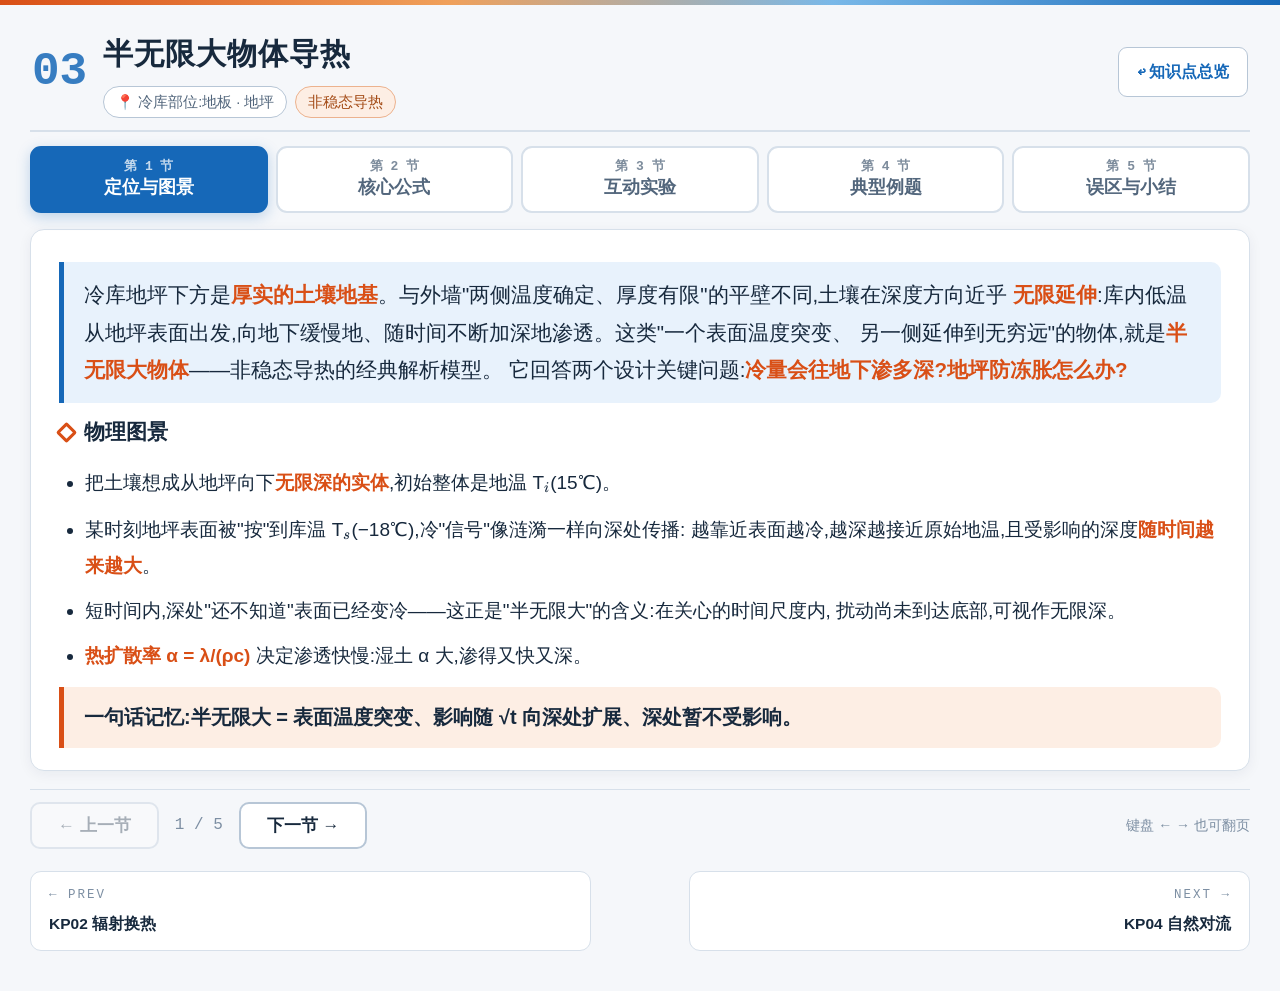
<file: frontend/kp/kp03.html>
<!doctype html>
<html lang="zh-CN">
<head>
  <meta charset="UTF-8" />
  <meta name="viewport" content="width=device-width, initial-scale=1.0" />
  <link rel="icon" href="data:," />
  <link rel="stylesheet" href="../vendor/katex/katex.min.css" />
  <link rel="stylesheet" href="./kp.css" />
  <script defer src="../vendor/katex/katex.min.js"></script>
  <style>
    .soil-row { display: flex; gap: 16px; align-items: stretch; }
    .soil-row .col-profile { flex: 0 0 240px; }
    .soil-row .col-map { flex: 1 1 auto; min-width: 0; }
    .soil-row canvas { width: 100%; border-radius: 8px; display: block; border: 1px solid var(--line); }
    #mapCanvas { cursor: crosshair; }
    .col-title { font-size: 15px; color: var(--muted); margin-bottom: 6px; font-weight: 600; }
    @media (max-width: 800px) { .soil-row { flex-direction: column; } .soil-row .col-profile { flex: 1 1 auto; } }
  </style>
</head>
<body data-kp="KP03">
  <div class="kp-wrap" id="wrap">

    <!-- ═══════════ 第 1 节 ═══════════ -->
    <section class="slide" data-title="定位与图景">
      <div class="panel">
        <p class="lead">冷库地坪下方是<b>厚实的土壤地基</b>。与外墙"两侧温度确定、厚度有限"的平壁不同,土壤在深度方向近乎
          <b>无限延伸</b>:库内低温从地坪表面出发,向地下缓慢地、随时间不断加深地渗透。这类"一个表面温度突变、
          另一侧延伸到无穷远"的物体,就是<b>半无限大物体</b>——非稳态导热的经典解析模型。
          它回答两个设计关键问题:<b>冷量会往地下渗多深?地坪防冻胀怎么办?</b></p>
        <h3>物理图景</h3>
        <ul class="points">
          <li>把土壤想成从地坪向下<b>无限深的实体</b>,初始整体是地温 T<span class="ti">_i</span>(15℃)。</li>
          <li>某时刻地坪表面被"按"到库温 T<span class="ti">_s</span>(−18℃),冷"信号"像涟漪一样向深处传播:
            越靠近表面越冷,越深越接近原始地温,且受影响的深度<b>随时间越来越大</b>。</li>
          <li>短时间内,深处"还不知道"表面已经变冷——这正是"半无限大"的含义:在关心的时间尺度内,
            扰动尚未到达底部,可视作无限深。</li>
          <li><b>热扩散率 α = λ/(ρc)</b> 决定渗透快慢:湿土 α 大,渗得又快又深。</li>
        </ul>
        <div class="takeaway">一句话记忆:半无限大 = 表面温度突变、影响随 √t 向深处扩展、深处暂不受影响。</div>
      </div>
    </section>

    <!-- ═══════════ 第 2 节 ═══════════ -->
    <section class="slide" data-title="核心公式">
      <div class="panel">
        <h3>① 控制方程(一维非稳态导热)</h3>
        <div class="tex">\frac{\partial T}{\partial t} = \alpha\,\frac{\partial^2 T}{\partial x^2},
          \qquad \alpha = \frac{\lambda}{\rho c}</div>
        <p class="fnote">α:热扩散率(m²/s),衡量"温度扰动传播能力"</p>

        <h3>② 误差函数解(本模型的灵魂)</h3>
        <div class="tex">\frac{T(x,t)-T_s}{T_i-T_s} = \operatorname{erf}\!\left(\frac{x}{2\sqrt{\alpha t}}\right),
          \qquad \eta = \frac{x}{2\sqrt{\alpha t}}</div>
        <p class="fnote">相似变量 η 把空间 x 和时间 t <b>绑在一起</b>:不同的 (x,t) 只要 η 相同,无量纲温度就相同。</p>

        <h3>③ 渗透深度 —— 冷到底渗了多深?</h3>
        <div class="tex">\delta_p \approx 4\sqrt{\alpha t}</div>
        <p class="fnote">η≈2 处 erf≈0.995,温度变化不足 0.5%,视为"冷未到达"。<b>渗透深度 ∝ √t</b>:初期长得快,后期越来越慢。</p>

        <h3>④ 表面热流 —— 地面吸冷有多猛?</h3>
        <div class="tex">q_s(t) = \frac{\lambda\,(T_i - T_s)}{\sqrt{\pi\,\alpha\, t}}</div>
        <p class="fnote"><b>随 1/√t 衰减</b>:刚降温时吸冷最猛,之后逐渐减弱——地坪负荷"前期大、后期趋稳"。</p>

        <h3>⑤ 工程要点</h3>
        <ul class="points">
          <li><b>地坪防冻胀</b>:低温长期下渗使地基土中水结冰膨胀、顶裂地坪,冻结库尤其危险。
            对策:地坪下设通风管/地热管/电加热防冻层,或加厚保温+架空。</li>
          <li><b>土壤热物性</b>:α 受含水率影响大,湿土渗得更深更快,设计取值要谨慎。</li>
        </ul>
      </div>
    </section>

    <!-- ═══════════ 第 3 节 ═══════════ -->
    <section class="slide" data-title="互动实验">
      <div class="panel viz-box">
        <h3>看冷锋往地下爬 <small>左:当前时刻的土壤温度柱 · 右:整个温度场 T(x,t),点击热力图可跳时间</small></h3>
        <div class="soil-row">
          <div class="col-profile">
            <div class="col-title">土壤剖面(当前时刻)</div>
            <canvas id="profCanvas" width="240" height="400"></canvas>
          </div>
          <div class="col-map">
            <div class="col-title">深度-时间热力图 · 等温线随 √t 张开</div>
            <canvas id="mapCanvas" width="660" height="400"></canvas>
          </div>
        </div>
        <div class="ctl-row" style="margin-top:14px">
          <label>时间轴</label>
          <input type="range" id="day" min="0.1" max="90" step="0.1" value="30" />
          <output id="dayOut"></output>
          <button class="kbtn hot" id="playBtn">▶ 播放</button>
        </div>
        <div class="hintline">💡 观察:第 1 天冷锋就到 1.2m,爬到 4.5m 却要一个月——δp ∝ √t,越爬越慢;深处始终滞后。</div>
      </div>
      <div class="kp-grid main-side">
        <div class="panel viz-box">
          <h3>erf(η) 相似解曲线 <small>工作点 = 当前探针深度与时刻</small></h3>
          <svg id="erfSvg" viewBox="0 0 720 300" preserveAspectRatio="xMidYMid meet"></svg>
          <div class="ctl-row">
            <label>探针深度 x</label>
            <input type="range" id="probe" min="0.1" max="5" step="0.1" value="1" />
            <output id="probeOut"></output>
          </div>
        </div>
        <div class="panel">
          <h3>参数与读数</h3>
          <div class="ctl-row"><label>土壤湿度</label>
            <input type="range" id="wet" min="0" max="1" step="0.01" value="0.5" class="mono-track" /><output id="wetOut"></output></div>
          <div class="ctl-row"><label>地表温度 T_s</label>
            <input type="range" id="ts" min="-30" max="0" step="1" value="-18" /><output id="tsOut"></output></div>
          <div class="ctl-row"><label>土壤初温 T_i</label>
            <input type="range" id="ti" min="5" max="25" step="1" value="15" /><output id="tiOut" class="hot"></output></div>
          <div class="cards" style="flex-direction:column;margin-top:10px">
            <div class="card"><div class="lbl">渗透深度 δp ≈ 4√(αt)</div><div class="val" id="vDp">--<small>m</small></div></div>
            <div class="card warn"><div class="lbl">0℃ 冰线深度(防冻胀)</div><div class="val" id="vIce">--<small>m</small></div></div>
            <div class="card"><div class="lbl">探针处温度</div><div class="val" id="vProbe">--<small>℃</small></div></div>
            <div class="card hot"><div class="lbl">表面热流 qs ∝ 1/√t</div><div class="val" id="vQs">--<small>W/m²</small></div></div>
          </div>
        </div>
      </div>
    </section>

    <!-- ═══════════ 第 4 节 ═══════════ -->
    <section class="slide" data-title="典型例题">
      <div class="panel example">
        <h3>例题:一个月后,1 米深处有多冷?</h3>
        <p class="lead" style="font-size:19px">土壤初温 T<span class="ti">_i</span>=15℃,地坪表面骤降到 T<span class="ti">_s</span>=−18℃,
          土壤 α=0.5×10⁻⁶ m²/s。求 30 天后深度 x=1m 处的温度与渗透深度。<b>(实验节默认参数即本题)</b></p>
        <div class="step"><span class="n">1</span><div>换算时间并求特征长度:
          <div class="tex">t = 30\times24\times3600 = 2.59\times10^6\;\mathrm{s},\qquad
            \sqrt{\alpha t} = \sqrt{0.5\times10^{-6}\times2.59\times10^6} = 1.138\;\mathrm{m}</div></div></div>
        <div class="step"><span class="n">2</span><div>求相似变量与误差函数:
          <div class="tex">\eta = \frac{x}{2\sqrt{\alpha t}} = \frac{1}{2\times1.138} = 0.439,\qquad
            \operatorname{erf}(0.439) \approx 0.466</div></div></div>
        <div class="step"><span class="n">3</span><div>代入误差函数解:
          <div class="tex">T = T_s + (T_i - T_s)\operatorname{erf}(\eta) = -18 + 33\times0.466 \approx -2.6\;{}^\circ\mathrm{C}</div></div></div>
        <div class="step"><span class="n">4</span><div>渗透深度:
          <div class="tex">\delta_p \approx 4\sqrt{\alpha t} = 4\times1.138 \approx 4.55\;\mathrm{m}</div></div></div>
        <div class="answer">✅ 一个月后 1m 深处已降到 −2.6℃(已过冰点,须防冻胀!);冷影响区深约 4.5m。</div>
      </div>
    </section>

    <!-- ═══════════ 第 5 节 ═══════════ -->
    <section class="slide" data-title="误区与小结">
      <div class="panel">
        <h3>常见误区</h3>
        <div class="trap-card"><span class="x">❌</span><div><span class="wrong">用平壁稳态公式算地坪?</span> →
          <span class="right">✔</span> 地坪是<b>非稳态渗透</b>,温度场随时间变。</div></div>
        <div class="trap-card"><span class="x">❌</span><div><span class="wrong">渗透深度随时间线性增长?</span> →
          <span class="right">✔</span> 是 <b>∝√t</b>,越往后越慢。</div></div>
        <div class="trap-card"><span class="x">❌</span><div><span class="wrong">深处会立刻变冷?</span> →
          <span class="right">✔</span> 深处有明显<b>时间滞后</b>。</div></div>
        <div class="trap-card"><span class="x">❌</span><div><span class="wrong">地坪防冻无所谓?</span> →
          <span class="right">✔</span> 冻结库冷量长期下渗会<b>冻胀</b>破坏地基,必须通风/加热/保温阻断。</div></div>
        <h3 style="margin-top:20px">与其他知识点的联系</h3>
        <p>KP09 的一般非稳态在"早期/大物体"极限下退化为本模型;时间足够长后局部趋向 KP01 的稳态——两者是"时间的两端";
          地下水冻结再耦合相变潜热与冻胀,是工程难点。</p>
        <div class="link-row">
          <a href="./kp09.html">KP09 非稳态导热</a><a href="./kp01.html">KP01 稳态导热</a>
        </div>
        <div class="takeaway">要点小结:解由误差函数给出,核心变量 η = x/2√(αt);
          渗透深度 ∝ √t,表面热流 ∝ 1/√t;冷库地坪要防冻胀。</div>
      </div>
    </section>
  </div>

  <script type="module">
    import { initPage, svgEl, $, fmt, clamp, scale, tempColor, bindSlider, erf, solveBisect } from "./kp-common.js";
    initPage();

    const state = { day: 30, wet: 0.5, Ts: -18, Ti: 15, probe: 1, playing: false };
    const DMAX = 6, TMAXD = 90;

    const soil = () => ({
      alpha: (0.25 + state.wet * 0.5) * 1e-6,            // 中点 = 例题 0.5e-6
      lambda: 0.8 + state.wet * 1.2,
    });

    const Txt = (x, tSec, alpha) => state.Ts + (state.Ti - state.Ts) * erf(x / (2 * Math.sqrt(alpha * tSec)));

    // 白底可读的描边文字
    function label(c, txt, x, y, fill = "#17293d", size = 13, bold = false) {
      c.font = `${bold ? "700 " : ""}${size}px 'Microsoft YaHei'`;
      c.strokeStyle = "rgba(255,255,255,0.85)";
      c.lineWidth = 3;
      c.strokeText(txt, x, y);
      c.fillStyle = fill;
      c.fillText(txt, x, y);
    }

    // ---------------- 土壤剖面 ----------------
    const prof = $("#profCanvas"), pctx = prof.getContext("2d");
    function drawProfile() {
      const { alpha } = soil();
      const tSec = state.day * 86400;
      const W = prof.width, H = prof.height;
      const yOf = (x) => 30 + (x / DMAX) * (H - 40);
      pctx.clearRect(0, 0, W, H);
      pctx.fillStyle = "#c9d4de";
      pctx.fillRect(0, 12, W, 18);
      label(pctx, `地坪表面 ${state.Ts}℃`, 10, 26, "#17293d", 13, true);
      for (let py = 30; py < H - 10; py++) {
        const x = ((py - 30) / (H - 40)) * DMAX;
        pctx.fillStyle = tempColor(Txt(x, tSec, alpha), state.Ts, state.Ti + 4);
        pctx.fillRect(0, py, W, 1);
      }
      for (let d = 1; d <= DMAX; d++) {
        pctx.fillStyle = "rgba(255,255,255,0.9)";
        pctx.fillRect(0, yOf(d), 9, 1.5);
        label(pctx, `-${d}m`, 13, yOf(d) + 5, "#17293d", 12);
      }
      const dp = 4 * Math.sqrt(alpha * tSec);
      if (dp < DMAX) {
        pctx.strokeStyle = "#b3400e";
        pctx.lineWidth = 2;
        pctx.setLineDash([7, 5]);
        pctx.beginPath(); pctx.moveTo(0, yOf(dp)); pctx.lineTo(W, yOf(dp)); pctx.stroke();
        pctx.setLineDash([]);
        pctx.lineWidth = 1;
        label(pctx, `渗透锋面 δp=${fmt(dp, 2)}m`, 10, yOf(dp) - 7, "#b3400e", 13, true);
      }
      const iceEta = iceLineEta();
      if (iceEta) {
        const xi = 2 * iceEta * Math.sqrt(alpha * tSec);
        if (xi < DMAX) {
          pctx.strokeStyle = "#0d4f8f";
          pctx.lineWidth = 2;
          pctx.beginPath(); pctx.moveTo(0, yOf(xi)); pctx.lineTo(W, yOf(xi)); pctx.stroke();
          pctx.lineWidth = 1;
          label(pctx, `0℃ 冰线 ${fmt(xi, 2)}m`, 10, yOf(xi) + 17, "#0d4f8f", 13, true);
        }
      }
      const ypx = yOf(state.probe);
      pctx.fillStyle = "#17293d";
      pctx.beginPath(); pctx.arc(W - 22, ypx, 5, 0, 7); pctx.fill();
      pctx.strokeStyle = "#fff";
      pctx.lineWidth = 2;
      pctx.beginPath(); pctx.arc(W - 22, ypx, 5, 0, 7); pctx.stroke();
      pctx.lineWidth = 1;
      label(pctx, "探针", W - 62, ypx + 5, "#17293d", 13, true);
      label(pctx, `深处仍 ${state.Ti}℃ →`, 10, H - 14, "#8a4a12", 13);
    }

    function iceLineEta() {
      if (state.Ts >= 0 || state.Ti <= 0) return null;
      const target = (0 - state.Ts) / (state.Ti - state.Ts);
      return solveBisect((e) => erf(e) - target, 0, 3);
    }

    // ---------------- 深度-时间热力图 ----------------
    const map = $("#mapCanvas"), mctx = map.getContext("2d");
    const off = document.createElement("canvas");
    off.width = map.width; off.height = map.height;

    function buildMap() {
      const { alpha } = soil();
      const W = off.width, H = off.height;
      const octx = off.getContext("2d");
      octx.clearRect(0, 0, W, H);
      const img = octx.createImageData(W, H);
      const PAD_L = 48, PAD_B = 28;
      for (let px = 0; px < W; px++) {
        const day = Math.max(0.05, ((px - PAD_L) / (W - PAD_L)) * TMAXD);
        const tSec = day * 86400;
        for (let py = 0; py < H; py++) {
          const idx = (py * W + px) * 4;
          if (px < PAD_L || py > H - PAD_B) { img.data[idx + 3] = 0; continue; }
          const x = (py / (H - PAD_B)) * DMAX;
          const c = tempColor(Txt(x, tSec, alpha), state.Ts, state.Ti + 4);
          const m = c.match(/\d+/g);
          img.data[idx] = +m[0]; img.data[idx + 1] = +m[1]; img.data[idx + 2] = +m[2];
          img.data[idx + 3] = 255;
        }
      }
      octx.putImageData(img, 0, 0);
      const iso = [{ T: 0, c: "#0d4f8f" }, { T: -10, c: "#123a66" }];
      iso.forEach(({ T, c }) => {
        if (T <= state.Ts || T >= state.Ti) return;
        const eta = solveBisect((e) => erf(e) - (T - state.Ts) / (state.Ti - state.Ts), 0, 3);
        octx.strokeStyle = c;
        octx.lineWidth = 2;
        octx.setLineDash([6, 4]);
        octx.beginPath();
        let started = false;
        for (let px = PAD_L; px < W; px += 3) {
          const day = Math.max(0.05, ((px - PAD_L) / (W - PAD_L)) * TMAXD);
          const x = 2 * eta * Math.sqrt(alpha * day * 86400);
          if (x > DMAX) continue;
          const py = (x / DMAX) * (H - PAD_B);
          started ? octx.lineTo(px, py) : octx.moveTo(px, py);
          started = true;
        }
        octx.stroke();
        octx.setLineDash([]);
        octx.lineWidth = 1;
        const day = TMAXD * 0.72;
        const x = 2 * eta * Math.sqrt(alpha * day * 86400);
        if (x < DMAX) {
          octx.font = "700 13px Consolas";
          octx.strokeStyle = "rgba(255,255,255,0.85)";
          octx.lineWidth = 3;
          const tx = PAD_L + 0.72 * (W - PAD_L) - 30, ty2 = (x / DMAX) * (H - PAD_B) - 6;
          octx.strokeText(`${T}℃ 等温线`, tx, ty2);
          octx.fillStyle = c;
          octx.fillText(`${T}℃ 等温线`, tx, ty2);
          octx.lineWidth = 1;
        }
      });
      octx.fillStyle = "#52667c";
      octx.font = "13px Consolas";
      [0, 30, 60, 90].forEach((d) => {
        const px = PAD_L + (d / TMAXD) * (W - PAD_L);
        octx.fillText(`${d}天`, Math.min(px, W - 38), H - 9);
      });
      for (let d = 0; d <= DMAX; d += 2) {
        octx.fillText(`${d}m`, 14, Math.max(13, (d / DMAX) * (H - PAD_B) + 4));
      }
    }

    function drawMap() {
      const W = map.width, H = map.height, PAD_L = 48, PAD_B = 28;
      mctx.clearRect(0, 0, W, H);
      mctx.drawImage(off, 0, 0);
      const px = PAD_L + (state.day / TMAXD) * (W - PAD_L);
      mctx.strokeStyle = "#17293d";
      mctx.lineWidth = 2.5;
      mctx.beginPath(); mctx.moveTo(px, 0); mctx.lineTo(px, H - PAD_B); mctx.stroke();
      mctx.lineWidth = 1;
      label(mctx, `第 ${fmt(state.day, 1)} 天`, clamp(px + 8, PAD_L, W - 96), 20, "#17293d", 14, true);
    }

    map.addEventListener("pointerdown", (e) => pickTime(e));
    map.addEventListener("pointermove", (e) => { if (e.buttons) pickTime(e); });
    function pickTime(e) {
      const rect = map.getBoundingClientRect();
      const px = ((e.clientX - rect.left) / rect.width) * map.width;
      state.day = clamp(((px - 48) / (map.width - 48)) * TMAXD, 0.1, TMAXD);
      $("#day").value = state.day;
      $("#dayOut").textContent = `第 ${fmt(state.day, 1)} 天`;
      update(false);
    }

    // ---------------- erf 曲线 ----------------
    const esvg = $("#erfSvg");
    function drawErf() {
      esvg.innerHTML = "";
      const { alpha } = soil();
      const X = scale([0, 2.5], [70, 690]);
      const Y = scale([0, 1], [240, 34]);
      svgEl("line", { x1: 70, y1: 240, x2: 690, y2: 240, stroke: "#8aa0b8", "stroke-width": 1.5 }, esvg);
      svgEl("line", { x1: 70, y1: 240, x2: 70, y2: 28, stroke: "#8aa0b8", "stroke-width": 1.5 }, esvg);
      [0.5, 1, 1.5, 2, 2.5].forEach((v) => svgEl("text", { x: X(v), y: 262, "text-anchor": "middle", class: "svg-note", text: v }, esvg));
      [0.5, 1].forEach((v) => svgEl("text", { x: 48, y: Y(v) + 5, class: "svg-note", text: v }, esvg));
      svgEl("text", { x: 620, y: 288, class: "svg-note", "font-size": "15", text: "η = x/2√(αt)" }, esvg);
      svgEl("text", { x: 76, y: 22, class: "svg-note", "font-size": "15", text: "erf(η) 温度恢复率" }, esvg);
      let d = "";
      for (let e = 0; e <= 2.5; e += 0.03) d += (d ? "L" : "M") + X(e) + "," + Y(erf(e));
      svgEl("path", { d, fill: "none", stroke: "#1f7fd4", "stroke-width": 3 }, esvg);
      svgEl("line", { x1: X(2), y1: 240, x2: X(2), y2: Y(erf(2)), stroke: "#e8a37e", "stroke-dasharray": "4 4" }, esvg);
      svgEl("text", { x: X(2), y: Y(erf(2)) - 10, "text-anchor": "middle", class: "svg-note", fill: "#b3400e",
        "font-weight": "700", text: "η=2 → 99.5% 恢复 = 渗透锋面" }, esvg);
      const tSec = state.day * 86400;
      const eta = clamp(state.probe / (2 * Math.sqrt(alpha * tSec)), 0, 2.5);
      svgEl("circle", { cx: X(eta), cy: Y(erf(eta)), r: 7, fill: "#fff", stroke: "#d94f16", "stroke-width": 3 }, esvg);
      svgEl("text", { x: clamp(X(eta) + 12, 80, 480), y: Y(erf(eta)) + 22, class: "svg-note", "font-size": "15",
        fill: "#a34410", "font-weight": "700", text: `工作点 η=${fmt(eta, 3)} → erf=${fmt(erf(eta), 3)}` }, esvg);
    }

    function renderMetrics() {
      const { alpha, lambda } = soil();
      const tSec = state.day * 86400;
      const dp = 4 * Math.sqrt(alpha * tSec);
      const Tp = Txt(state.probe, tSec, alpha);
      const qs = lambda * (state.Ti - state.Ts) / Math.sqrt(Math.PI * alpha * tSec);
      $("#vDp").innerHTML = `${fmt(dp, 2)}<small>m</small>`;
      $("#vProbe").innerHTML = `${fmt(Tp, 1)}<small>℃ @ ${fmt(state.probe, 1)}m</small>`;
      $("#vQs").innerHTML = `${fmt(qs, 1)}<small>W/m²</small>`;
      const eta = iceLineEta();
      const xi = eta ? 2 * eta * Math.sqrt(alpha * tSec) : null;
      $("#vIce").innerHTML = xi ? `${fmt(xi, 2)}<small>m</small>` : `--<small>无冻结</small>`;
    }

    function update(rebuild = true) {
      if (rebuild) buildMap();
      drawProfile();
      drawMap();
      drawErf();
      renderMetrics();
    }

    bindSlider("#day", "#dayOut", (v) => `第 ${fmt(v, 1)} 天`, (v) => { state.day = v; update(false); });
    bindSlider("#wet", "#wetOut", (v) => v < 0.33 ? "干土" : v < 0.66 ? "中湿" : "湿土", (v) => { state.wet = v; update(); });
    bindSlider("#ts", "#tsOut", (v) => `${v} ℃`, (v) => { state.Ts = v; update(); });
    bindSlider("#ti", "#tiOut", (v) => `${v} ℃`, (v) => { state.Ti = v; update(); });
    bindSlider("#probe", "#probeOut", (v) => `${fmt(v, 1)} m`, (v) => { state.probe = v; update(false); });

    $("#playBtn").addEventListener("click", () => {
      state.playing = !state.playing;
      $("#playBtn").textContent = state.playing ? "⏸ 暂停" : "▶ 播放";
    });

    let last = performance.now();
    function loop(now) {
      const dt = (now - last) / 1000;
      last = now;
      if (state.playing) {
        state.day = state.day + dt * 8;
        if (state.day > 90) state.day = 0.1;
        $("#day").value = state.day;
        $("#dayOut").textContent = `第 ${fmt(state.day, 1)} 天`;
        update(false);
      }
      requestAnimationFrame(loop);
    }
    update();
    requestAnimationFrame(loop);
  </script>
</body>
</html>
</file>
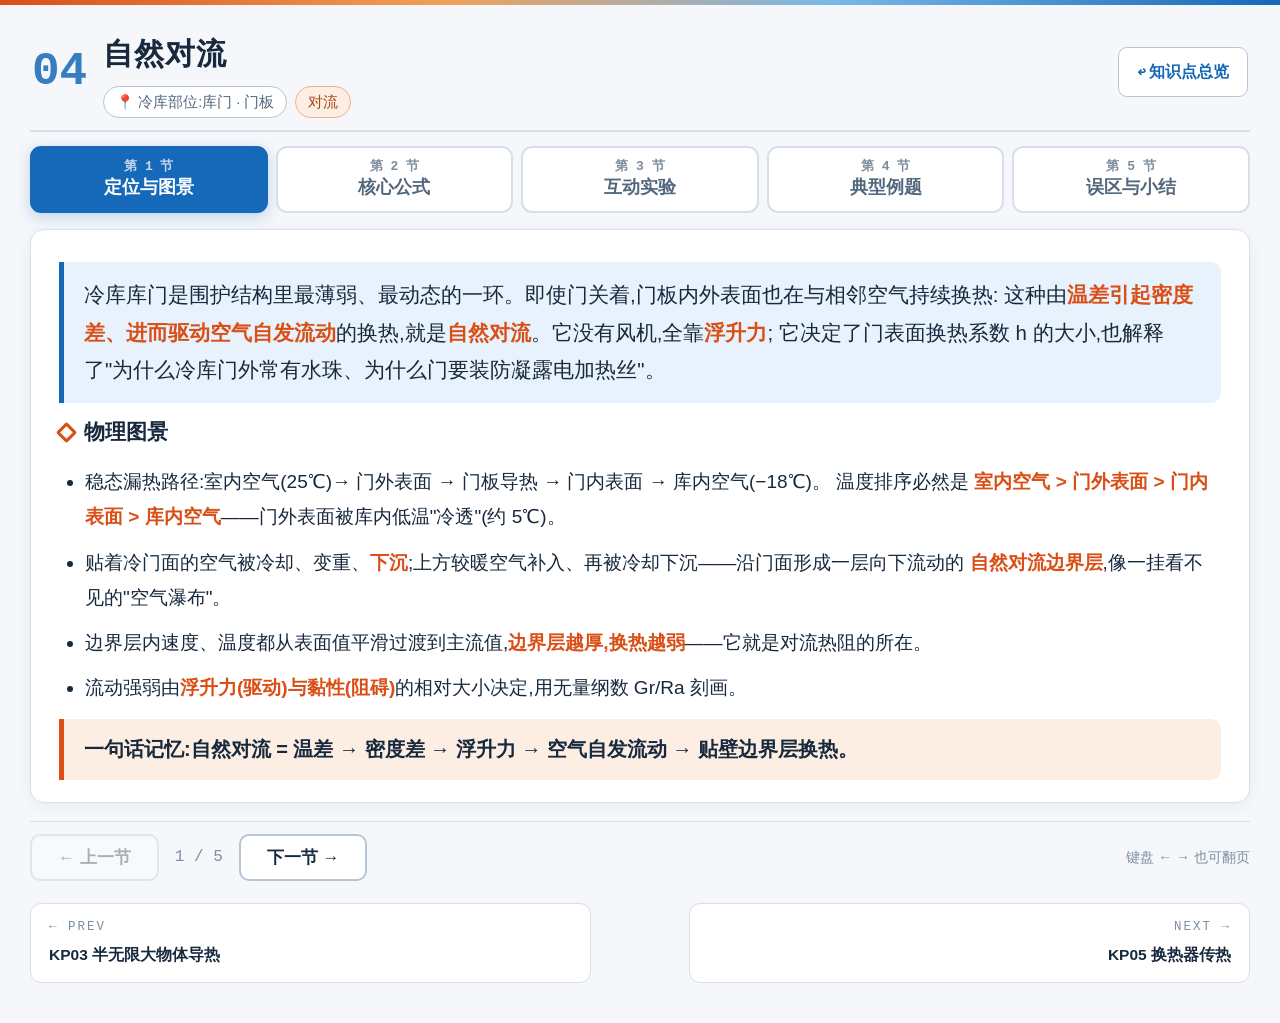
<file: frontend/kp/kp04.html>
<!doctype html>
<html lang="zh-CN">
<head>
  <meta charset="UTF-8" />
  <meta name="viewport" content="width=device-width, initial-scale=1.0" />
  <link rel="icon" href="data:," />
  <link rel="stylesheet" href="../vendor/katex/katex.min.css" />
  <link rel="stylesheet" href="./kp.css" />
  <script defer src="../vendor/katex/katex.min.js"></script>
</head>
<body data-kp="KP04">
  <div class="kp-wrap" id="wrap">

    <!-- ═══════════ 第 1 节 ═══════════ -->
    <section class="slide" data-title="定位与图景">
      <div class="panel">
        <p class="lead">冷库库门是围护结构里最薄弱、最动态的一环。即使门关着,门板内外表面也在与相邻空气持续换热:
          这种由<b>温差引起密度差、进而驱动空气自发流动</b>的换热,就是<b>自然对流</b>。它没有风机,全靠<b>浮升力</b>;
          它决定了门表面换热系数 h 的大小,也解释了"为什么冷库门外常有水珠、为什么门要装防凝露电加热丝"。</p>
        <h3>物理图景</h3>
        <ul class="points">
          <li>稳态漏热路径:室内空气(25℃)→ 门外表面 → 门板导热 → 门内表面 → 库内空气(−18℃)。
            温度排序必然是 <b>室内空气 &gt; 门外表面 &gt; 门内表面 &gt; 库内空气</b>——门外表面被库内低温"冷透"(约 5℃)。</li>
          <li>贴着冷门面的空气被冷却、变重、<b>下沉</b>;上方较暖空气补入、再被冷却下沉——沿门面形成一层向下流动的
            <b>自然对流边界层</b>,像一挂看不见的"空气瀑布"。</li>
          <li>边界层内速度、温度都从表面值平滑过渡到主流值,<b>边界层越厚,换热越弱</b>——它就是对流热阻的所在。</li>
          <li>流动强弱由<b>浮升力(驱动)与黏性(阻碍)</b>的相对大小决定,用无量纲数 Gr/Ra 刻画。</li>
        </ul>
        <div class="takeaway">一句话记忆:自然对流 = 温差 → 密度差 → 浮升力 → 空气自发流动 → 贴壁边界层换热。</div>
      </div>
    </section>

    <!-- ═══════════ 第 2 节 ═══════════ -->
    <section class="slide" data-title="核心公式">
      <div class="panel">
        <h3>① 牛顿冷却公式(对流换热的定义式)</h3>
        <div class="tex">q = h\,(T_s - T_\infty)</div>
        <p class="fnote">h:对流换热系数 W/(m²·K)。气体自然对流很小,只有约 2~10。</p>

        <h3>② 格拉晓夫数 Gr —— 自然对流的"雷诺数"</h3>
        <div class="tex">Gr = \frac{g\,\beta\,(T_s - T_\infty)\,L^3}{\nu^2},\qquad \beta = \frac{1}{T_f}\;(理想气体,膜温用开尔文)</div>
        <p class="fnote">浮升力与黏性力之比。温差越大、门越高 → Gr 越大 → 流动越强。Pr≈0.71(空气);瑞利数 Ra = Gr·Pr 是核心判据。</p>

        <h3>③ 换热关联式(竖壁)</h3>
        <div class="tex">Nu = \frac{hL}{\lambda} =
          \begin{cases} 0.59\,Ra^{1/4} & 10^4 &lt; Ra &lt; 10^9 \;(层流)\\[4pt] 0.10\,Ra^{1/3} & Ra &gt; 10^9 \;(湍流) \end{cases}</div>
        <p class="fnote">Nu 是"对流比纯导热强多少倍"的度量;由 Nu 反算 h = Nu·λ/L。</p>

        <h3>④ 工程要点</h3>
        <ul class="points">
          <li><b>结露与结霜</b>:门外表面低于室内空气露点时,水汽就在门面凝结甚至结冰。对策:防凝露电加热、控制表面温度。</li>
          <li><b>开门的剧变</b>:门一开,冷热空气的巨大密度差引发门洞强烈对流交换(冷气下涌、热湿气上灌)——
            渗透负荷的主因,风幕/门帘就是用来抑制它的。</li>
        </ul>
      </div>
    </section>

    <!-- ═══════════ 第 3 节 ═══════════ -->
    <section class="slide" data-title="互动实验">
      <div class="panel viz-box">
        <h3>门面上的"空气瀑布" <small>流动完全由温差"长"出来——没有风机,没有外力</small></h3>
        <canvas id="flowCanvas" width="960" height="420" style="border:1px solid var(--line);border-radius:10px"></canvas>
        <div class="hintline">💡 观察:调大温差,空气沉得更急、边界层更薄、h 蹿上去;温差归零,空气瞬间静止。切"开门"看冷气下涌、热气上灌。</div>
      </div>
      <div class="kp-grid main-side">
        <div class="panel viz-box">
          <h3>Nu = C·Ra<sup>n</sup> 关联式 <small>log-log 坐标,Ra≈10⁹ 是层/湍流分界</small></h3>
          <svg id="nuSvg" viewBox="0 0 720 310" preserveAspectRatio="xMidYMid meet"></svg>
        </div>
        <div class="panel">
          <h3>控制与仪表</h3>
          <div class="ctl-row"><label>门表面温度 T_s</label>
            <input type="range" id="ts" min="-25" max="40" step="0.5" value="5" /><output id="tsOut"></output></div>
          <div class="ctl-row"><label>室内空气 T_∞</label>
            <input type="range" id="ta" min="-10" max="40" step="0.5" value="25" /><output id="taOut" class="hot"></output></div>
          <div class="ctl-row"><label>门高 L</label>
            <input type="range" id="len" min="0.5" max="4" step="0.1" value="2" class="mono-track" /><output id="lenOut"></output></div>
          <div class="ctl-row"><label>室内湿度</label>
            <input type="range" id="rh" min="30" max="95" step="1" value="60" class="mono-track" /><output id="rhOut"></output></div>
          <div class="ctl-row"><label>门洞状态</label><button class="kbtn" id="doorBtn">🚪 开门看看</button></div>
          <div class="cards" style="margin-top:10px">
            <div class="card"><div class="lbl">Ra 数</div><div class="val" id="vRa" style="font-size:19px">--</div></div>
            <div class="card"><div class="lbl">Nu 数</div><div class="val" id="vNu">--</div></div>
            <div class="card hot"><div class="lbl">h</div><div class="val" id="vH">--<small>W/m²K</small></div></div>
            <div class="card hot"><div class="lbl">q = h·ΔT</div><div class="val" id="vQ">--<small>W/m²</small></div></div>
            <div class="card" id="flowCard"><div class="lbl">流态</div>
              <div class="val" style="font-size:16px"><span class="dot" id="flowDot"></span><span id="flowTxt">--</span></div></div>
            <div class="card" id="dewCard4"><div class="lbl">门面结露校核</div>
              <div class="val" style="font-size:15px;white-space:normal"><span class="dot ok" id="dewDot"></span><span id="dewTxt">--</span></div></div>
          </div>
        </div>
      </div>
    </section>

    <!-- ═══════════ 第 4 节 ═══════════ -->
    <section class="slide" data-title="典型例题">
      <div class="panel example">
        <h3>例题:关着的库门,表面换热系数是多少?</h3>
        <p class="lead" style="font-size:19px">竖直库门高 L=2m,门外表面 T<span class="ti">_s</span>=5℃、室内空气 T<span class="ti">_\infty</span>=25℃。
          空气物性:ν=1.5×10⁻⁵ m²/s,λ=0.026 W/(m·K),Pr=0.71,膜温 T<span class="ti">_f</span>=(5+25)/2=15℃=288K。求 h。
          <b>(实验节默认参数即本题)</b></p>
        <div class="step"><span class="n">1</span><div>体膨胀系数与格拉晓夫数:
          <div class="tex">\beta = \frac{1}{288} = 3.47\times10^{-3}\;\mathrm{K^{-1}},\qquad
            Gr = \frac{9.81\times3.47\times10^{-3}\times20\times2^3}{(1.5\times10^{-5})^2} = 2.42\times10^{10}</div></div></div>
        <div class="step"><span class="n">2</span><div>瑞利数并判流态:
          <div class="tex">Ra = Gr\cdot Pr = 2.42\times10^{10}\times0.71 = 1.72\times10^{10} \;&gt;\; 10^9 \;\Rightarrow\; 湍流</div></div></div>
        <div class="step"><span class="n">3</span><div>湍流关联式求 Nu:
          <div class="tex">Nu = 0.10\,Ra^{1/3} = 0.10\times(1.72\times10^{10})^{1/3} = 0.10\times2575 = 257</div></div></div>
        <div class="step"><span class="n">4</span><div>反算 h:
          <div class="tex">h = \frac{Nu\,\lambda}{L} = \frac{257\times0.026}{2} \approx 3.35\;\mathrm{W/(m^2{\cdot}K)}</div></div></div>
        <div class="answer">✅ h ≈ 3.35 W/(m²·K),落在气体自然对流 3~8 的经验区间——比 KP06 强制对流(≈53)低一个数量级,
          这就是"风机存在的意义"。</div>
      </div>
    </section>

    <!-- ═══════════ 第 5 节 ═══════════ -->
    <section class="slide" data-title="误区与小结">
      <div class="panel">
        <h3>常见误区</h3>
        <div class="trap-card"><span class="x">❌</span><div><span class="wrong">自然对流也要风机?</span> →
          <span class="right">✔</span> 无外力,全靠浮升力;有风机就是 KP06 强制对流。</div></div>
        <div class="trap-card"><span class="x">❌</span><div><span class="wrong">用 Re 判自然对流?</span> →
          <span class="right">✔</span> 自然对流看 <b>Gr/Ra</b>,强制对流才看 Re。</div></div>
        <div class="trap-card"><span class="x">❌</span><div><span class="wrong">门面"漏水"了?</span> →
          <span class="right">✔</span> 那是水蒸气在冷表面<b>凝结</b>,解决靠防凝露电加热。</div></div>
        <div class="trap-card"><span class="x">❌</span><div><span class="wrong">β 随便取个温度?</span> →
          <span class="right">✔</span> 理想气体 β=1/T,T 必须用<b>膜温(开尔文)</b>。</div></div>
        <h3 style="margin-top:20px">与其他知识点的联系</h3>
        <p>算出的 h 回传 KP01 作为门体表面热阻;有风机时换 KP06 的 Re 主导,h 大一个数量级;
          开门时门洞冷热交换 + 湿空气侵入是渗透负荷主因,风幕就是"用强制对流对抗自然对流"。</p>
        <div class="link-row">
          <a href="./kp01.html">KP01 稳态导热</a><a href="./kp06.html">KP06 强制对流</a><a href="./kp08.html">KP08 表面传热</a>
        </div>
        <div class="takeaway">要点小结:温差→浮升力驱动;判据 Gr、Ra、Pr;Nu=C·Raⁿ 反算 h;
          气体自然对流 h 只有几 W/(m²·K),门面易结露须电加热。</div>
      </div>
    </section>
  </div>

  <script type="module">
    import { initPage, svgEl, $, fmt, clamp, scale, tempColor, bindSlider } from "./kp-common.js";
    initPage();

    const state = { Ts: 5, Ta: 25, L: 2, rh: 60, open: false };
    const NU_AIR = 1.5e-5, LAM = 0.026, PR = 0.71, G = 9.81;

    function physics() {
      const Tf = (state.Ts + state.Ta) / 2 + 273.15;
      const dT = Math.abs(state.Ts - state.Ta);
      const beta = 1 / Tf;
      const Gr = G * beta * dT * state.L ** 3 / NU_AIR ** 2;
      const Ra = Gr * PR;
      const turb = Ra >= 1e9;
      const Nu = dT < 1e-6 ? 0 : (turb ? 0.10 * Math.cbrt(Ra) : 0.59 * Math.pow(Ra, 0.25));
      const h = Nu * LAM / state.L;
      const q = h * dT;
      const vChar = Math.sqrt(G * beta * dT * state.L);
      const a = 17.62, b = 243.12;
      const g2 = Math.log(state.rh / 100) + (a * state.Ta) / (b + state.Ta);
      const dew = (b * g2) / (a - g2);
      return { dT, Gr, Ra, Nu, h, q, vChar, turb, dew, down: state.Ts < state.Ta };
    }

    // ---------------- 粒子流场 (白底场景) ----------------
    const cv = $("#flowCanvas"), ctx = cv.getContext("2d");
    const W = 960, H = 420;
    const DOOR_X = 450, DOOR_W = 26;

    const N = 260;
    const parts = Array.from({ length: N }, (_, i) => ({
      y: Math.random(), d: Math.random(), ph: i * 0.618, side: Math.random() < 0.5 ? 1 : -1,
    }));

    function doorRect() {
      const hpx = clamp(state.L * 90, 60, 340);
      const y0 = (H - hpx) / 2 + 14;
      const x = DOOR_X + (state.open ? -120 : 0);
      return { x, y0, hpx };
    }

    function draw(p, dtSec) {
      ctx.clearRect(0, 0, W, H);
      const { x: dx, y0, hpx } = doorRect();

      // 两侧空间: 库内浅蓝 / 室内浅暖
      ctx.fillStyle = "#e3eef8";
      ctx.fillRect(0, 0, DOOR_X - 40, H);
      ctx.fillStyle = "#fdf0e6";
      ctx.fillRect(DOOR_X + DOOR_W + 40, 0, W - DOOR_X - DOOR_W - 40, H);
      ctx.font = "700 16px 'Microsoft YaHei'";
      ctx.fillStyle = "#1668b8";
      ctx.fillText("库内 −18℃", 40, 42);
      ctx.fillStyle = "#b3400e";
      ctx.fillText(`室内(穿堂) ${state.Ta}℃`, W - 220, 42);

      // 门框
      ctx.fillStyle = "#9aa8b6";
      ctx.fillRect(DOOR_X - 8, y0 - 14, DOOR_W + 16, 8);
      ctx.fillRect(DOOR_X - 8, y0 + hpx + 6, DOOR_W + 16, 8);

      // 门板
      ctx.fillStyle = tempColor(state.Ts, -30, 45);
      ctx.fillRect(dx, y0, DOOR_W, hpx);
      ctx.strokeStyle = "#52667c";
      ctx.strokeRect(dx, y0, DOOR_W, hpx);
      ctx.save();
      ctx.translate(dx + DOOR_W / 2 + 1, y0 + hpx / 2);
      ctx.rotate(-Math.PI / 2);
      ctx.fillStyle = "#fff";
      ctx.strokeStyle = "rgba(20,40,60,0.6)";
      ctx.lineWidth = 3;
      ctx.font = "700 14px 'Microsoft YaHei'";
      ctx.textAlign = "center";
      ctx.strokeText(`门板 ${state.Ts}℃ · 高 ${state.L}m`, 0, 5);
      ctx.fillText(`门板 ${state.Ts}℃ · 高 ${state.L}m`, 0, 5);
      ctx.restore();
      ctx.textAlign = "left";
      ctx.lineWidth = 1;

      // 结露水珠
      if (state.Ts < p.dew && !state.open) {
        ctx.fillStyle = "rgba(30,110,190,0.75)";
        for (let i = 0; i < 14; i++) {
          const wy = y0 + ((i * 79.7) % hpx), wx = DOOR_X + DOOR_W + 3 + ((i * 37) % 6);
          ctx.beginPath(); ctx.arc(wx, wy, 2.6, 0, 7); ctx.fill();
        }
      }

      if (!state.open) {
        const dlt = p.Nu > 0 ? clamp((state.L / p.Nu) * 9000, 12, 110) : 130;
        const grd = ctx.createLinearGradient(DOOR_X + DOOR_W, 0, DOOR_X + DOOR_W + dlt, 0);
        grd.addColorStop(0, "rgba(31,127,212,0.28)");
        grd.addColorStop(1, "rgba(31,127,212,0)");
        ctx.fillStyle = grd;
        ctx.fillRect(DOOR_X + DOOR_W, y0, dlt, hpx);
        ctx.strokeStyle = "rgba(31,127,212,0.5)";
        ctx.setLineDash([5, 5]);
        ctx.beginPath();
        ctx.moveTo(DOOR_X + DOOR_W + dlt, y0);
        ctx.lineTo(DOOR_X + DOOR_W + dlt, y0 + hpx);
        ctx.stroke();
        ctx.setLineDash([]);
        ctx.fillStyle = "#0d4f8f";
        ctx.font = "700 13px Consolas";
        ctx.fillText(`边界层 δ~${fmt(state.L / Math.max(p.Nu, 1) * 1000, 1)}mm`, DOOR_X + DOOR_W + dlt + 8, y0 + 18);

        const vpx = p.vChar * 110;
        parts.forEach((pt) => {
          const dpx = pt.d * dlt;
          const u = pt.d, prof = 6.75 * u * (1 - u) * (1 - u);
          if (p.dT > 0.01) pt.y += (p.down ? 1 : -1) * (vpx * prof * dtSec) / hpx;
          if (pt.y > 1.02) pt.y = -0.02;
          if (pt.y < -0.02) pt.y = 1.02;
          const px = DOOR_X + DOOR_W + 2 + dpx;
          const py = y0 + pt.y * hpx;
          ctx.fillStyle = `rgba(18,88,160,${0.3 + prof * 0.55})`;
          ctx.beginPath();
          ctx.arc(px, py, 1.8 + prof, 0, 7);
          ctx.fill();
          ctx.strokeStyle = `rgba(18,88,160,${0.15 + prof * 0.3})`;
          ctx.beginPath();
          ctx.moveTo(px, py);
          ctx.lineTo(px, py - (p.down ? 1 : -1) * (5 + prof * 10));
          ctx.stroke();
        });
        if (p.dT < 0.01) {
          ctx.fillStyle = "#b3400e";
          ctx.font = "700 17px 'Microsoft YaHei'";
          ctx.fillText("ΔT = 0 → 浮升力消失,空气静止", DOOR_X - 120, y0 - 26);
        }
      } else {
        parts.forEach((pt) => {
          const upper = pt.side > 0;
          const py = y0 + (upper ? 0.12 + pt.d * 0.34 : 0.55 + pt.d * 0.34) * hpx;
          pt.y += (upper ? -1 : 1) * dtSec * 0.35;
          if (pt.y > 1.1) pt.y = -0.1;
          if (pt.y < -0.1) pt.y = 1.1;
          const px = DOOR_X - 160 + ((upper ? 1 - pt.y : pt.y) * 480 + pt.ph * 37) % 480;
          ctx.fillStyle = upper ? "rgba(200,90,30,0.65)" : "rgba(18,88,160,0.65)";
          ctx.beginPath(); ctx.arc(px, py + Math.sin(pt.ph + pt.y * 9) * 4, 2.6, 0, 7); ctx.fill();
        });
        ctx.font = "700 15px 'Microsoft YaHei'";
        ctx.fillStyle = "#b3400e";
        ctx.fillText("热湿空气从上方灌入 →", DOOR_X - 260, y0 + hpx * 0.22);
        ctx.fillStyle = "#0d4f8f";
        ctx.fillText("← 冷空气从下方涌出", DOOR_X + DOOR_W + 60, y0 + hpx * 0.82);
        ctx.fillStyle = "#8a4a12";
        ctx.font = "15px 'Microsoft YaHei'";
        ctx.fillText("门洞冷热对冲 = 渗透负荷主因,漏热远超关门态——风幕/门帘为它而生 (见 KP06)", 170, H - 20);
      }
    }

    // ---------------- Nu-Ra 曲线 ----------------
    const nuSvg = $("#nuSvg");
    const SUPS = { 0: "⁰", 1: "¹", 2: "²", 3: "³", 4: "⁴", 5: "⁵", 6: "⁶", 7: "⁷", 8: "⁸", 9: "⁹" };
    const sup = (n) => String(n).split("").map((c) => SUPS[c] || c).join("");
    const expFmt = (v) => {
      const e = Math.floor(Math.log10(v));
      return `${fmt(v / 10 ** e, 2)}×10${sup(e)}`;
    };

    function drawNuRa(p) {
      nuSvg.innerHTML = "";
      const X = scale([4, 14], [76, 690]);
      const Y = scale([0.5, 3.6], [258, 30]);
      svgEl("line", { x1: 76, y1: 258, x2: 690, y2: 258, stroke: "#8aa0b8", "stroke-width": 1.5 }, nuSvg);
      svgEl("line", { x1: 76, y1: 258, x2: 76, y2: 26, stroke: "#8aa0b8", "stroke-width": 1.5 }, nuSvg);
      for (let e = 4; e <= 14; e += 2) {
        svgEl("text", { x: X(e), y: 280, "text-anchor": "middle", class: "svg-note", text: `10${sup(e)}` }, nuSvg);
      }
      [1, 2, 3].forEach((e) => svgEl("text", { x: 52, y: Y(e) + 5, class: "svg-note", text: `10${sup(e)}` }, nuSvg));
      svgEl("text", { x: 660, y: 302, class: "svg-note", "font-size": "15", text: "Ra" }, nuSvg);
      svgEl("text", { x: 82, y: 20, class: "svg-note", "font-size": "15", text: "Nu" }, nuSvg);
      svgEl("line", { x1: X(9), y1: 258, x2: X(9), y2: 30, stroke: "#e8a37e", "stroke-dasharray": "6 5", "stroke-width": 1.5 }, nuSvg);
      svgEl("text", { x: X(9), y: 46, "text-anchor": "middle", class: "svg-note", fill: "#b3400e", "font-weight": "700",
        text: "Ra=10⁹ 层/湍流分界" }, nuSvg);
      let d1 = "", d2 = "";
      for (let e = 4; e <= 9; e += 0.1) d1 += (d1 ? "L" : "M") + X(e) + "," + Y(Math.log10(0.59) + 0.25 * e);
      for (let e = 9; e <= 14; e += 0.1) d2 += (d2 ? "L" : "M") + X(e) + "," + Y(Math.log10(0.10) + e / 3);
      svgEl("path", { d: d1, fill: "none", stroke: "#1f7fd4", "stroke-width": 3 }, nuSvg);
      svgEl("path", { d: d2, fill: "none", stroke: "#d94f16", "stroke-width": 3 }, nuSvg);
      svgEl("text", { x: X(5.6), y: Y(Math.log10(0.59) + 0.25 * 5.6) - 14, class: "svg-note", fill: "#0d4f8f",
        "font-weight": "700", text: "层流 0.59·Ra¹ᐟ⁴" }, nuSvg);
      svgEl("text", { x: X(10.8), y: Y(Math.log10(0.10) + 10.8 / 3) - 14, class: "svg-note", fill: "#b3400e",
        "font-weight": "700", text: "湍流 0.10·Ra¹ᐟ³" }, nuSvg);
      if (p.Ra > 1e4 && p.Nu > 0) {
        const ex = clamp(Math.log10(p.Ra), 4, 14), ey = Math.log10(p.Nu);
        svgEl("circle", { cx: X(ex), cy: Y(ey), r: 7.5, fill: "#fff", stroke: "#d94f16", "stroke-width": 3 }, nuSvg);
        svgEl("text", { x: clamp(X(ex) + 12, 90, 460), y: Y(ey) + 22, class: "svg-note", "font-size": "15",
          fill: "#a34410", "font-weight": "700", text: `工作点 Ra=${expFmt(p.Ra)} → Nu=${fmt(p.Nu, 0)}` }, nuSvg);
      }
    }

    function renderMetrics(p) {
      $("#vRa").textContent = p.Ra > 1 ? expFmt(p.Ra) : "0";
      $("#vNu").textContent = fmt(p.Nu, 0);
      $("#vH").innerHTML = `${fmt(p.h, 2)}<small>W/m²K</small>`;
      $("#vQ").innerHTML = `${fmt(p.q, 1)}<small>W/m²</small>`;
      $("#flowDot").className = "dot " + (p.dT < 0.01 ? "" : "on");
      $("#flowDot").style.background = p.dT < 0.01 ? "#9aa8b6" : (p.turb ? "#d94f16" : "#1f7fd4");
      $("#flowDot").style.boxShadow = "none";
      $("#flowTxt").textContent = p.dT < 0.01 ? "静止(无温差)" : (p.turb ? "湍流 (Ra>10⁹)" : "层流 (Ra<10⁹)");
      const bad = state.Ts < p.dew;
      $("#dewDot").className = "dot " + (bad ? "on" : "ok");
      $("#dewTxt").textContent = bad
        ? `门面 ${state.Ts}℃ < 露点 ${fmt(p.dew, 1)}℃,凝露!需电加热`
        : `门面 ${state.Ts}℃ ≥ 露点 ${fmt(p.dew, 1)}℃,干燥`;
      $("#dewCard4").className = "card " + (bad ? "warn" : "ok");
    }

    function refresh() {
      const p = physics();
      drawNuRa(p);
      renderMetrics(p);
      return p;
    }

    bindSlider("#ts", "#tsOut", (v) => `${v} ℃`, (v) => { state.Ts = v; refresh(); });
    bindSlider("#ta", "#taOut", (v) => `${v} ℃`, (v) => { state.Ta = v; refresh(); });
    bindSlider("#len", "#lenOut", (v) => `${fmt(v, 1)} m`, (v) => { state.L = v; refresh(); });
    bindSlider("#rh", "#rhOut", (v) => `${v} %`, (v) => { state.rh = v; refresh(); });
    $("#doorBtn").addEventListener("click", () => {
      state.open = !state.open;
      $("#doorBtn").textContent = state.open ? "🚪 关门回到自然对流" : "🚪 开门看看";
      $("#doorBtn").classList.toggle("on", state.open);
    });

    let cur = refresh();
    let last = performance.now();
    function loop(now) {
      const dt = Math.min((now - last) / 1000, 0.05);
      last = now;
      cur = physics();
      draw(cur, dt);
      requestAnimationFrame(loop);
    }
    requestAnimationFrame(loop);
  </script>
</body>
</html>
</file>
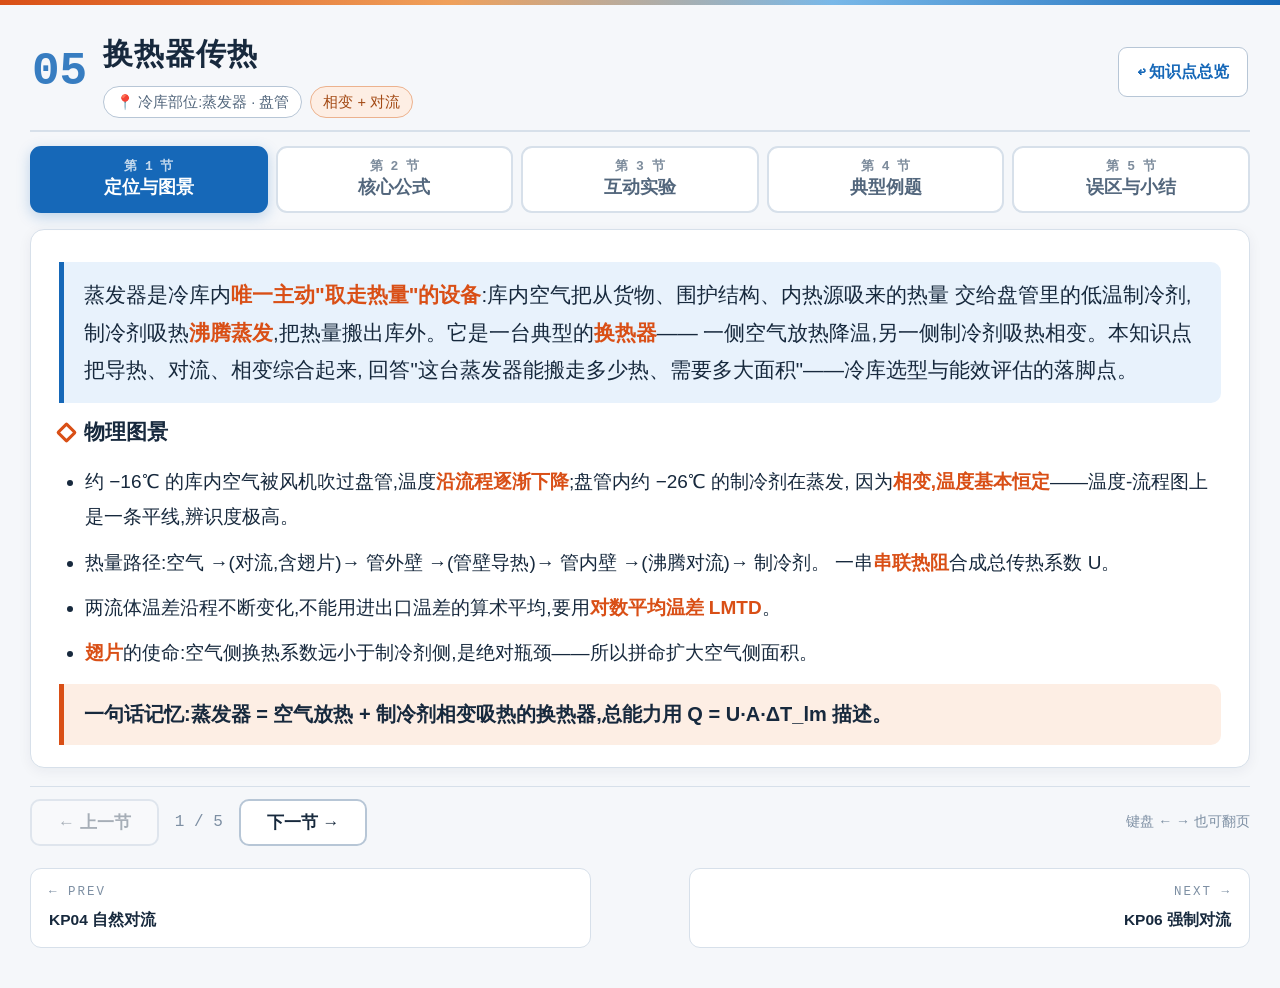
<file: frontend/kp/kp05.html>
<!doctype html>
<html lang="zh-CN">
<head>
  <meta charset="UTF-8" />
  <meta name="viewport" content="width=device-width, initial-scale=1.0" />
  <link rel="icon" href="data:," />
  <link rel="stylesheet" href="../vendor/katex/katex.min.css" />
  <link rel="stylesheet" href="./kp.css" />
  <script defer src="../vendor/katex/katex.min.js"></script>
</head>
<body data-kp="KP05">
  <div class="kp-wrap" id="wrap">

    <!-- ═══════════ 第 1 节 ═══════════ -->
    <section class="slide" data-title="定位与图景">
      <div class="panel">
        <p class="lead">蒸发器是冷库内<b>唯一主动"取走热量"的设备</b>:库内空气把从货物、围护结构、内热源吸来的热量
          交给盘管里的低温制冷剂,制冷剂吸热<b>沸腾蒸发</b>,把热量搬出库外。它是一台典型的<b>换热器</b>——
          一侧空气放热降温,另一侧制冷剂吸热相变。本知识点把导热、对流、相变综合起来,
          回答"这台蒸发器能搬走多少热、需要多大面积"——冷库选型与能效评估的落脚点。</p>
        <h3>物理图景</h3>
        <ul class="points">
          <li>约 −16℃ 的库内空气被风机吹过盘管,温度<b>沿流程逐渐下降</b>;盘管内约 −26℃ 的制冷剂在蒸发,
            因为<b>相变,温度基本恒定</b>——温度-流程图上是一条平线,辨识度极高。</li>
          <li>热量路径:空气 →(对流,含翅片)→ 管外壁 →(管壁导热)→ 管内壁 →(沸腾对流)→ 制冷剂。
            一串<b>串联热阻</b>合成总传热系数 U。</li>
          <li>两流体温差沿程不断变化,不能用进出口温差的算术平均,要用<b>对数平均温差 LMTD</b>。</li>
          <li><b>翅片</b>的使命:空气侧换热系数远小于制冷剂侧,是绝对瓶颈——所以拼命扩大空气侧面积。</li>
        </ul>
        <div class="takeaway">一句话记忆:蒸发器 = 空气放热 + 制冷剂相变吸热的换热器,总能力用 Q = U·A·ΔT_lm 描述。</div>
      </div>
    </section>

    <!-- ═══════════ 第 2 节 ═══════════ -->
    <section class="slide" data-title="核心公式">
      <div class="panel">
        <h3>① 换热器基本方程</h3>
        <div class="tex">Q = U\,A\,\Delta T_{lm}</div>
        <p class="fnote">U:总传热系数 · A:传热面积(含翅片扩展) · ΔT_lm:对数平均温差</p>

        <h3>② 总传热系数:串联热阻合成</h3>
        <div class="tex">\frac{1}{UA} = \frac{1}{\eta_o h_o A_o} + \frac{\ln(r_o/r_i)}{2\pi\lambda L}
          + \frac{1}{h_i A_i} + R_{frost}</div>
        <p class="fnote">空气侧(h<span class="ti">_o</span>,接 KP06)→ 管壁(KP11)→ 制冷剂沸腾(h<span class="ti">_i</span> 很大)→
          霜层(KP07)。<b>空气侧热阻最大,是控制环节</b>。</p>

        <h3>③ 对数平均温差 LMTD</h3>
        <div class="tex">\Delta T_{lm} = \frac{\Delta T_1 - \Delta T_2}{\ln(\Delta T_1/\Delta T_2)}</div>
        <p class="fnote">ΔT₁、ΔT₂ 是换热器两端的温差。蒸发器一端 = 空气进口 − 蒸发温度,另一端 = 空气出口 − 蒸发温度。</p>

        <h3>④ ε-NTU 法(已知面积求性能更方便)</h3>
        <div class="tex">NTU = \frac{UA}{C_{min}},\qquad \varepsilon = 1 - e^{-NTU},\qquad
          Q = \varepsilon\, C_{min}\,(T_{in} - T_{evap})</div>
        <p class="fnote">C<span class="ti">_{min}</span> = 空气侧热容流率(相变侧视为无穷大)。LMTD 法与 ε-NTU 法结果应一致,互为印证。</p>

        <h3>⑤ 工程要点</h3>
        <ul class="points">
          <li><b>蒸发温差 DT</b>(库温−蒸发温度)常取 6~10℃:DT 小省电(蒸发温度高、COP 好)但要更大面积——又是投资/运行的权衡。</li>
          <li><b>翅片间距</b>要兼顾"面积大"与"少积霜好除霜"(接 KP07)。</li>
        </ul>
      </div>
    </section>

    <!-- ═══════════ 第 3 节 ═══════════ -->
    <section class="slide" data-title="互动实验">
      <div class="panel viz-box">
        <h3>温度—流程图:温差带就是驱动力 <small>拖动风量/蒸发温度,看温差带胀缩、LMTD 与换热量同步变</small></h3>
        <svg id="tzSvg" viewBox="0 0 960 400" preserveAspectRatio="xMidYMid meet"></svg>
      </div>
      <div class="panel viz-box">
        <h3>热阻串联条 <small>1/UA 拆开看——空气侧永远最宽,这就是加翅片的理由</small></h3>
        <svg id="resSvg" viewBox="0 0 960 110" preserveAspectRatio="xMidYMid meet"></svg>
      </div>
      <div class="kp-grid main-side">
        <div class="panel">
          <h3>运行参数</h3>
          <div class="ctl-row"><label>风量 V̇</label>
            <input type="range" id="vol" min="2000" max="12000" step="100" value="6600" /><output id="volOut"></output></div>
          <div class="ctl-row"><label>进风温度(库温)</label>
            <input type="range" id="tin" min="-25" max="0" step="0.5" value="-16" /><output id="tinOut"></output></div>
          <div class="ctl-row"><label>蒸发温度</label>
            <input type="range" id="tev" min="-35" max="-18" step="0.5" value="-26" /><output id="tevOut"></output></div>
          <div class="ctl-row"><label>翅片总面积 A_o</label>
            <input type="range" id="area" min="20" max="80" step="0.2" value="42.6" class="mono-track" /><output id="areaOut"></output></div>
          <div class="ctl-row"><label>霜层(接 KP07)</label>
            <input type="range" id="frost" min="0" max="3" step="0.1" value="0" class="mono-track" /><output id="frostOut"></output></div>
        </div>
        <div class="panel">
          <h3>性能面板 <small>两种算法互相印证</small></h3>
          <div class="cards">
            <div class="card"><div class="lbl">端差 ΔT₁ / ΔT₂</div><div class="val" id="vDT" style="font-size:19px">--</div></div>
            <div class="card"><div class="lbl">LMTD</div><div class="val" id="vLm">--<small>℃</small></div></div>
            <div class="card"><div class="lbl">UA</div><div class="val" id="vUA">--<small>W/K</small></div></div>
            <div class="card"><div class="lbl">NTU / ε</div><div class="val" id="vNTU" style="font-size:19px">--</div></div>
            <div class="card hot"><div class="lbl">Q(ε-NTU 法)</div><div class="val" id="vQ1">--<small>kW</small></div></div>
            <div class="card hot"><div class="lbl">Q = UA·LMTD(互校)</div><div class="val" id="vQ2">--<small>kW</small></div></div>
            <div class="card"><div class="lbl">出风温度</div><div class="val" id="vTout">--<small>℃</small></div></div>
          </div>
          <div class="hintline">💡 拉一点霜层滑杆,看 U 和 Q 被霜"偷走"多少(KP07 的预告)。</div>
        </div>
      </div>
    </section>

    <!-- ═══════════ 第 4 节 ═══════════ -->
    <section class="slide" data-title="典型例题">
      <div class="panel example">
        <h3>例题:10kW 的蒸发器需要多大的 UA?</h3>
        <p class="lead" style="font-size:19px">蒸发器负荷 Q=10kW,库内空气从 −16℃ 降到 −20℃(进/出),
          制冷剂蒸发温度恒为 −26℃。求 LMTD 与所需 UA。<b>(实验节默认参数即本题)</b></p>
        <div class="step"><span class="n">1</span><div>两端温差:
          <div class="tex">\Delta T_1 = -16-(-26) = 10\;{}^\circ\mathrm{C}\;(进口端),\qquad
            \Delta T_2 = -20-(-26) = 6\;{}^\circ\mathrm{C}\;(出口端)</div></div></div>
        <div class="step"><span class="n">2</span><div>对数平均温差:
          <div class="tex">\Delta T_{lm} = \frac{10-6}{\ln(10/6)} = \frac{4}{0.511} \approx 7.83\;{}^\circ\mathrm{C}</div></div></div>
        <div class="step"><span class="n">3</span><div>所需总传热能力:
          <div class="tex">UA = \frac{Q}{\Delta T_{lm}} = \frac{10000}{7.83} \approx 1277\;\mathrm{W/K}</div></div></div>
        <div class="step"><span class="n">4</span><div>估算所需面积(取综合 U≈30 W/(m²·K)):
          <div class="tex">A = \frac{1277}{30} \approx 42.6\;\mathrm{m^2}</div></div></div>
        <div class="answer">✅ LMTD≈7.83℃,UA≈1277 W/K,需翅片面积约 42.6m²——一根光管远远不够,
          这就是翅片必须存在的理由。</div>
      </div>
    </section>

    <!-- ═══════════ 第 5 节 ═══════════ -->
    <section class="slide" data-title="误区与小结">
      <div class="panel">
        <h3>常见误区</h3>
        <div class="trap-card"><span class="x">❌</span><div><span class="wrong">用算术平均温差?</span> →
          <span class="right">✔</span> 温差沿程非线性收缩,必须用 <b>LMTD</b>。</div></div>
        <div class="trap-card"><span class="x">❌</span><div><span class="wrong">制冷剂也一路降温?</span> →
          <span class="right">✔</span> 相变段温度<b>基本恒定</b>——那条平线就是证据。</div></div>
        <div class="trap-card"><span class="x">❌</span><div><span class="wrong">提高换热靠加大管内流速?</span> →
          <span class="right">✔</span> 瓶颈在<b>空气侧 h_o</b>,靠翅片和风量。</div></div>
        <div class="trap-card"><span class="x">❌</span><div><span class="wrong">霜层无所谓?</span> →
          <span class="right">✔</span> 霜层显著抬高热阻、拉低 U(KP07)。</div></div>
        <h3 style="margin-top:20px">与其他知识点的联系</h3>
        <p>本页是多个知识点的<b>汇流处</b>:空气侧 h<span class="ti">_o</span> 来自 KP06 风机强制对流;管壁热阻来自 KP11 圆筒壁;
          霜层附加热阻来自 KP07;制冷剂蒸发潜热让"平线"成立。蒸发器换热好 → 蒸发温度可提高 → 压缩机 COP 更好,系统更省电。</p>
        <div class="link-row">
          <a href="./kp06.html">KP06 强制对流</a><a href="./kp07.html">KP07 霜层热阻</a>
          <a href="./kp11.html">KP11 圆筒壁导热</a>
        </div>
        <div class="takeaway">要点小结:Q = UA·ΔT_lm;U 由串联热阻合成、空气侧是瓶颈(翅片扩面);
          已知面积求性能用 ε-NTU(相变侧 ε=1−e^(−NTU));设计要权衡蒸发温差 DT 并给霜层留余量。</div>
      </div>
    </section>
  </div>

  <script type="module">
    import { initPage, svgEl, $, fmt, clamp, scale, bindSlider } from "./kp-common.js";
    initPage();

    const state = { vol: 6600, Tin: -16, Tev: -26, Ao: 42.6, frost: 0 };
    const RHO = 1.35, CP = 1006;
    const HO_REF = 42, VOL_REF = 6600;
    const R_WALL = 2e-5;
    const HI = 2000, AI = 2.5;
    const LAM_F = 0.1;

    function compute() {
      const mdot = state.vol * RHO / 3600;
      const C = mdot * CP;
      const ho = HO_REF * Math.pow(state.vol / VOL_REF, 0.6);
      const Rair = 1 / (ho * state.Ao);
      const Rfrost = (state.frost / 1000) / (LAM_F * state.Ao);
      const Rref = 1 / (HI * AI);
      const UA = 1 / (Rair + R_WALL + Rfrost + Rref);
      const NTU = UA / C;
      const eps = 1 - Math.exp(-NTU);
      const dTmax = state.Tin - state.Tev;
      const Q = eps * C * dTmax;
      const Tout = state.Tin - Q / C;
      const dT1 = state.Tin - state.Tev, dT2 = Tout - state.Tev;
      const lmtd = Math.abs(dT1 - dT2) < 1e-9 ? dT1 : (dT1 - dT2) / Math.log(dT1 / dT2);
      return { C, ho, Rair, Rfrost, Rref, UA, NTU, eps, Q, Tout, dT1, dT2, lmtd };
    }

    // ---------------- 温度-流程图 ----------------
    const tz = $("#tzSvg");
    function drawTZ(r) {
      tz.innerHTML = "";
      const X = scale([0, 1], [95, 900]);
      const tLo = state.Tev - 3, tHi = Math.max(state.Tin + 3, state.Tev + 8);
      const Y = scale([tLo, tHi], [340, 44]);
      svgEl("line", { x1: 95, y1: 340, x2: 900, y2: 340, stroke: "#8aa0b8", "stroke-width": 1.5 }, tz);
      svgEl("line", { x1: 95, y1: 340, x2: 95, y2: 38, stroke: "#8aa0b8", "stroke-width": 1.5 }, tz);
      svgEl("text", { x: 875, y: 364, class: "svg-note", "font-size": "15", text: "沿盘管流程 z →" }, tz);
      svgEl("text", { x: 100, y: 30, class: "svg-note", "font-size": "15", text: "温度 ℃" }, tz);
      for (let t = Math.ceil(tLo / 2) * 2; t <= tHi; t += 2) {
        svgEl("text", { x: 86, y: Y(t) + 5, "text-anchor": "end", class: "svg-note", text: t }, tz);
        svgEl("line", { x1: 93, y1: Y(t), x2: 900, y2: Y(t), stroke: "rgba(70,110,160,0.12)" }, tz);
      }
      const airPts = [];
      for (let z = 0; z <= 1.0001; z += 0.02) {
        airPts.push([X(z), Y(state.Tev + (state.Tin - state.Tev) * Math.exp(-r.NTU * z))]);
      }
      const band = airPts.map((p) => p.join(",")).join(" ") + ` ${X(1)},${Y(state.Tev)} ${X(0)},${Y(state.Tev)}`;
      svgEl("polygon", { points: band, fill: "rgba(217,79,22,0.13)" }, tz);
      svgEl("line", { x1: X(0), y1: Y(state.Tev), x2: X(1), y2: Y(state.Tev), stroke: "#1f7fd4", "stroke-width": 3.5 }, tz);
      svgEl("text", { x: X(0.42), y: Y(state.Tev) + 24, class: "svg-note", fill: "#0d4f8f", "font-size": "15",
        "font-weight": "700", text: `制冷剂蒸发 ${state.Tev}℃ —— 相变恒温平线(潜热吸热)` }, tz);
      svgEl("polyline", { points: airPts.map((p) => p.join(",")).join(" "), fill: "none",
        stroke: "#d94f16", "stroke-width": 3.5 }, tz);
      svgEl("text", { x: X(0.13), y: Y(state.Tev + (state.Tin - state.Tev) * Math.exp(-r.NTU * 0.13)) - 14,
        class: "svg-note", fill: "#a34410", "font-size": "15", "font-weight": "700",
        text: `空气 ${state.Tin}℃ → ${fmt(r.Tout, 1)}℃(放热降温)` }, tz);
      const mark = (z, dT, name) => {
        const xx = X(z);
        svgEl("line", { x1: xx, y1: Y(state.Tev), x2: xx, y2: Y(state.Tev + dT),
          stroke: "#7d5a3c", "stroke-width": 2, "stroke-dasharray": "4 3" }, tz);
        svgEl("text", { x: xx + (z < 0.5 ? 8 : -8), y: Y(state.Tev + dT / 2) + 5,
          "text-anchor": z < 0.5 ? "start" : "end", class: "svg-note", fill: "#7d5a3c",
          "font-weight": "700", text: `${name}=${fmt(dT, 1)}℃` }, tz);
      };
      mark(0.015, r.dT1, "ΔT₁");
      mark(0.985, r.dT2, "ΔT₂");
      svgEl("line", { x1: X(0), y1: Y(state.Tev + r.lmtd), x2: X(1), y2: Y(state.Tev + r.lmtd),
        stroke: "#b98a2a", "stroke-width": 2, "stroke-dasharray": "8 5" }, tz);
      svgEl("text", { x: X(0.58), y: Y(state.Tev + r.lmtd) - 8, class: "svg-note", fill: "#8a6410",
        "font-size": "15", "font-weight": "700", text: `LMTD = ${fmt(r.lmtd, 2)}℃(温差带的"对数平均高度")` }, tz);
      svgEl("text", { x: X(0.02), y: 372, class: "svg-note", text: "空气进 ▶" }, tz);
      svgEl("text", { x: X(0.92), y: 372, class: "svg-note", text: "▶ 空气出" }, tz);
    }

    // ---------------- 热阻串联条 ----------------
    const resSvg = $("#resSvg");
    function drawRes(r) {
      resSvg.innerHTML = "";
      const items = [
        { name: "空气侧+翅片 1/(ηh·A)", R: r.Rair, c: "#f0a273" },
        { name: "管壁", R: R_WALL, c: "#c3ccd4" },
        ...(r.Rfrost > 0 ? [{ name: `霜层 ${state.frost}mm`, R: r.Rfrost, c: "#a8d4f0" }] : []),
        { name: "制冷剂侧 1/(h·A)", R: r.Rref, c: "#6aa5d8" },
      ];
      const Rtot = items.reduce((s, it) => s + it.R, 0);
      const MINW = 62, avail = 810;
      let flexR = 0, fixedW = 0;
      const raw = items.map((it) => (it.R / Rtot) * avail);
      items.forEach((it, i) => { if (raw[i] < MINW) fixedW += MINW; else flexR += it.R; });
      const kk = (avail - fixedW) / flexR;
      let x = 75;
      items.forEach((it, i) => {
        const w = raw[i] < MINW ? MINW : it.R * kk;
        svgEl("rect", { x, y: 24, width: w - 3, height: 32, rx: 7, fill: it.c, stroke: "#8898a8" }, resSvg);
        svgEl("text", { x: x + w / 2, y: 45, "text-anchor": "middle", class: "svg-note",
          fill: "#243748", "font-weight": "700", text: `${(it.R / Rtot * 100).toFixed(0)}%` }, resSvg);
        svgEl("text", { x: x + w / 2, y: 78, "text-anchor": "middle", class: "svg-note", text: it.name }, resSvg);
        x += w;
      });
      svgEl("text", { x: 480, y: 102, "text-anchor": "middle", class: "svg-note", "font-size": "15",
        text: `1/UA = ΣR = ${(Rtot * 1000).toFixed(3)}×10⁻³ K/W → UA = ${fmt(1 / Rtot, 0)} W/K${r.Rfrost > 0 ? " —— 霜层正在偷走换热能力!" : ""}` }, resSvg);
    }

    function renderMetrics(r) {
      $("#vDT").textContent = `${fmt(r.dT1, 1)} / ${fmt(r.dT2, 1)} ℃`;
      $("#vLm").innerHTML = `${fmt(r.lmtd, 2)}<small>℃</small>`;
      $("#vUA").innerHTML = `${fmt(r.UA, 0)}<small>W/K</small>`;
      $("#vNTU").textContent = `${fmt(r.NTU, 3)} / ${fmt(r.eps, 3)}`;
      $("#vQ1").innerHTML = `${fmt(r.Q / 1000, 2)}<small>kW</small>`;
      $("#vQ2").innerHTML = `${fmt(r.UA * r.lmtd / 1000, 2)}<small>kW</small>`;
      $("#vTout").innerHTML = `${fmt(r.Tout, 1)}<small>℃</small>`;
    }

    function update() {
      const r = compute();
      drawTZ(r);
      drawRes(r);
      renderMetrics(r);
    }

    bindSlider("#vol", "#volOut", (v) => `${v} m³/h`, (v) => { state.vol = v; update(); });
    bindSlider("#tin", "#tinOut", (v) => `${v} ℃`, (v) => { state.Tin = v; update(); });
    bindSlider("#tev", "#tevOut", (v) => `${v} ℃`, (v) => { state.Tev = Math.min(v, state.Tin - 1); update(); });
    bindSlider("#area", "#areaOut", (v) => `${fmt(v, 1)} m²`, (v) => { state.Ao = v; update(); });
    bindSlider("#frost", "#frostOut", (v) => v > 0 ? `${fmt(v, 1)} mm` : "无霜", (v) => { state.frost = v; update(); });

    update();
  </script>
</body>
</html>
</file>
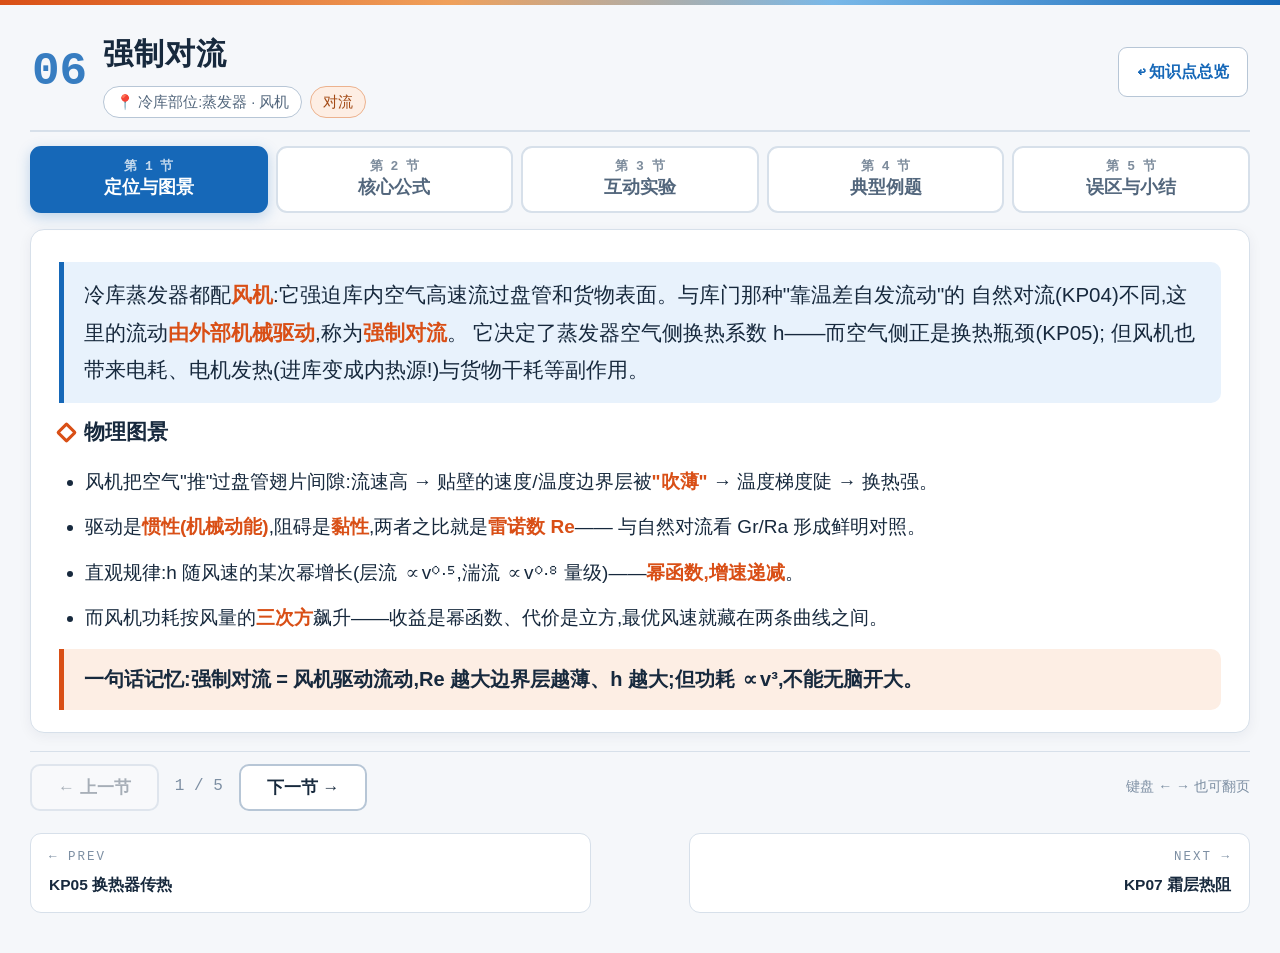
<file: frontend/kp/kp06.html>
<!doctype html>
<html lang="zh-CN">
<head>
  <meta charset="UTF-8" />
  <meta name="viewport" content="width=device-width, initial-scale=1.0" />
  <link rel="icon" href="data:," />
  <link rel="stylesheet" href="../vendor/katex/katex.min.css" />
  <link rel="stylesheet" href="./kp.css" />
  <script defer src="../vendor/katex/katex.min.js"></script>
  <style>
    .knob-wrap { display: flex; align-items: center; gap: 20px; }
    #knobSvg { width: 170px; height: 170px; cursor: grab; flex: 0 0 170px; }
    #knobSvg.dragging { cursor: grabbing; }
  </style>
</head>
<body data-kp="KP06">
  <div class="kp-wrap" id="wrap">

    <!-- ═══════════ 第 1 节 ═══════════ -->
    <section class="slide" data-title="定位与图景">
      <div class="panel">
        <p class="lead">冷库蒸发器都配<b>风机</b>:它强迫库内空气高速流过盘管和货物表面。与库门那种"靠温差自发流动"的
          自然对流(KP04)不同,这里的流动<b>由外部机械驱动</b>,称为<b>强制对流</b>。
          它决定了蒸发器空气侧换热系数 h——而空气侧正是换热瓶颈(KP05);
          但风机也带来电耗、电机发热(进库变成内热源!)与货物干耗等副作用。</p>
        <h3>物理图景</h3>
        <ul class="points">
          <li>风机把空气"推"过盘管翅片间隙:流速高 → 贴壁的速度/温度边界层被<b>"吹薄"</b> → 温度梯度陡 → 换热强。</li>
          <li>驱动是<b>惯性(机械动能)</b>,阻碍是<b>黏性</b>,两者之比就是<b>雷诺数 Re</b>——
            与自然对流看 Gr/Ra 形成鲜明对照。</li>
          <li>直观规律:h 随风速的某次幂增长(层流 ∝v⁰·⁵,湍流 ∝v⁰·⁸ 量级)——<b>幂函数,增速递减</b>。</li>
          <li>而风机功耗按风量的<b>三次方</b>飙升——收益是幂函数、代价是立方,最优风速就藏在两条曲线之间。</li>
        </ul>
        <div class="takeaway">一句话记忆:强制对流 = 风机驱动流动,Re 越大边界层越薄、h 越大;但功耗 ∝v³,不能无脑开大。</div>
      </div>
    </section>

    <!-- ═══════════ 第 2 节 ═══════════ -->
    <section class="slide" data-title="核心公式">
      <div class="panel">
        <h3>① 雷诺数 —— 强制对流的核心判据</h3>
        <div class="tex">Re = \frac{\rho v L}{\mu} = \frac{v L}{\nu}</div>
        <p class="fnote">v:流速 · L:特征长度(管外径或当量直径)。Re 判层/湍流,也标度换热强弱;Pr≈0.71(空气)。</p>

        <h3>② 换热关联式</h3>
        <div class="tex">Nu = \frac{hL}{\lambda} = C\,Re^m\,Pr^n</div>
        <p class="fnote">外掠单管:Nu = 0.26Re⁰·⁶Pr⁰·³⁷;管内湍流(Dittus-Boelter,冷却):Nu = 0.023Re⁰·⁸Pr⁰·³。
          由 Nu 得 h = Nu·λ/L。<b>核心结论:h 随风速以 0.5~0.8 次幂增长。</b></p>

        <h3>③ 强制 vs 自然:谁说了算?</h3>
        <div class="tex">\frac{Gr}{Re^2} \gg 1:自然对流主导 \qquad \frac{Gr}{Re^2} \ll 1:强制对流主导</div>
        <p class="fnote">风机一开,通常 Gr/Re² ≪ 1,强制对流完全压倒自然对流;风机一停,浮升力接管,回到 KP04。</p>

        <h3>④ 工程要点(收益与代价)</h3>
        <ul class="points">
          <li><b>收益链</b>:加大风量 → Re↑ → h_o↑ → U↑(KP05)→ 蒸发温度可提高 → 系统更省电。</li>
          <li><b>代价三件套</b>:风机电耗 ∝v³;电机发热直接进库成为内热负荷;高风速加速货物表面水分蒸发(干耗)。</li>
          <li><b>气流组织</b>:风机不只提高 h,还要保证冷风均匀覆盖每件货物,避免死角。</li>
        </ul>
      </div>
    </section>

    <!-- ═══════════ 第 3 节 ═══════════ -->
    <section class="slide" data-title="互动实验">
      <div class="panel viz-box">
        <h3>水平掠管流场 <small>风机在左,冷风横向掠过盘管束——与 KP04 的"竖直浮升"正反对照</small></h3>
        <canvas id="flowCanvas" width="960" height="380" style="border:1px solid var(--line);border-radius:10px"></canvas>
        <div class="hintline">💡 观察:拧大旋钮,流线加密、管壁边界层变薄、h 按 v⁰·⁶ 上升;但功率按 v³ 猛涨。风机停转时,自然对流接管(回到 KP04 的世界)。</div>
      </div>
      <div class="kp-grid main-side">
        <div class="panel">
          <h3>风机转速旋钮 <small>本页唯一的"动力源"</small></h3>
          <div class="knob-wrap">
            <svg id="knobSvg" viewBox="0 0 170 170"></svg>
            <div style="flex:1">
              <div class="cards" style="flex-direction:column">
                <div class="card"><div class="lbl">迎面风速 v</div><div class="val" id="vV">--<small>m/s</small></div></div>
                <div class="card" id="regimeCard"><div class="lbl">主导机制 Gr/Re²</div>
                  <div class="val" style="font-size:15.5px;white-space:normal"><span class="dot" id="regDot"></span><span id="regTxt">--</span></div></div>
              </div>
            </div>
          </div>
          <div class="ctl-row" style="margin-top:10px">
            <label>微调</label>
            <input type="range" id="vSlider" min="0" max="8" step="0.05" value="3" class="mono-track" />
            <output id="vSliderOut"></output>
          </div>
          <div class="cards" style="margin-top:10px">
            <div class="card"><div class="lbl">Re = vD/ν</div><div class="val" id="vRe">--</div></div>
            <div class="card"><div class="lbl">Nu</div><div class="val" id="vNu">--</div></div>
            <div class="card hot"><div class="lbl">h = Nu·λ/D</div><div class="val" id="vH">--<small>W/m²K</small></div></div>
            <div class="card warn"><div class="lbl">风机功率 ∝v³</div><div class="val" id="vP">--<small>kW</small></div></div>
            <div class="card"><div class="lbl">干耗指数 ∝h</div><div class="val" id="vDry">--<small>%</small></div></div>
          </div>
        </div>
        <div class="panel viz-box">
          <h3>收益 vs 代价 <small>换热收益、风机代价与净收益,经济风速自己浮现</small></h3>
          <svg id="curveSvg" viewBox="0 0 640 430" preserveAspectRatio="xMidYMid meet"></svg>
        </div>
      </div>
    </section>

    <!-- ═══════════ 第 4 节 ═══════════ -->
    <section class="slide" data-title="典型例题">
      <div class="panel example">
        <h3>例题:3 m/s 的风,换热系数多大?风速翻倍呢?</h3>
        <p class="lead" style="font-size:19px">空气以 v=3 m/s 外掠蒸发器盘管(管外径 D=0.012m)。
          ν=1.3×10⁻⁵ m²/s,λ=0.024 W/(m·K),Pr=0.71。用外掠单管关联式 Nu=0.26Re⁰·⁶Pr⁰·³⁷ 估 h;
          再看风速升到 6 m/s 时 h 增大多少。<b>(实验节默认参数即本题)</b></p>
        <div class="step"><span class="n">1</span><div>雷诺数:
          <div class="tex">Re = \frac{vD}{\nu} = \frac{3\times0.012}{1.3\times10^{-5}} = 2769</div></div></div>
        <div class="step"><span class="n">2</span><div>努塞尔数:
          <div class="tex">Nu = 0.26\times2769^{0.6}\times0.71^{0.37} = 0.26\times116.3\times0.881 = 26.6</div></div></div>
        <div class="step"><span class="n">3</span><div>换热系数:
          <div class="tex">h = \frac{Nu\,\lambda}{D} = \frac{26.6\times0.024}{0.012} \approx 53.3\;\mathrm{W/(m^2{\cdot}K)}</div></div></div>
        <div class="step"><span class="n">4</span><div>风速翻倍(6 m/s):Re 翻倍,Nu ∝ Re⁰·⁶:
          <div class="tex">\frac{h_2}{h_1} = 2^{0.6} = 1.52 \;\Rightarrow\; h \approx 81\;\mathrm{W/(m^2{\cdot}K)};
            \qquad 而功率\;\frac{P_2}{P_1} = 2^3 = 8</div></div></div>
        <div class="answer">✅ h≈53.3 W/(m²·K),比 KP04 自然对流(3.35)高一个数量级——风机的意义;
          但翻倍风速只换来 1.52 倍换热、却付出 8 倍功率——不能无脑开大的理由。</div>
      </div>
    </section>

    <!-- ═══════════ 第 5 节 ═══════════ -->
    <section class="slide" data-title="误区与小结">
      <div class="panel">
        <h3>常见误区</h3>
        <div class="trap-card"><span class="x">❌</span><div><span class="wrong">用 Gr/Ra 判强制对流?</span> →
          <span class="right">✔</span> 强制对流看 <b>Re</b>;Gr/Re² 才是两种对流的裁判。</div></div>
        <div class="trap-card"><span class="x">❌</span><div><span class="wrong">风速越高越好?</span> →
          <span class="right">✔</span> 能耗 ∝v³、干耗加剧、电机内热——存在<b>最优风速</b>。</div></div>
        <div class="trap-card"><span class="x">❌</span><div><span class="wrong">h 与风速成正比?</span> →
          <span class="right">✔</span> 是 v 的 0.5~0.8 次幂,<b>增益递减</b>。</div></div>
        <div class="trap-card"><span class="x">❌</span><div><span class="wrong">风机发热不用管?</span> →
          <span class="right">✔</span> 电机发热<b>全部进库</b>,计入内热源负荷。</div></div>
        <h3 style="margin-top:20px">与其他知识点的联系</h3>
        <p>h<span class="ti">_o</span> 回传 KP05 决定蒸发器 U;吹向货物表面的换热接 KP08;
          风机停转后浮升力接管回到 KP04;管内版本(Dittus-Boelter)在 KP11 登场;高风速的干耗代价与传质耦合。</p>
        <div class="link-row">
          <a href="./kp04.html">KP04 自然对流</a><a href="./kp05.html">KP05 换热器</a>
          <a href="./kp08.html">KP08 表面传热</a><a href="./kp11.html">KP11 管内对流</a>
        </div>
        <div class="takeaway">要点小结:Re = vD/ν 是判据;Nu = C·Re^m·Pr^n 反算 h(∝v⁰·⁵~⁰·⁸);
          功耗 ∝v³ + 电机内热 + 干耗 → 存在经济风速;Gr/Re² 裁定谁主导。</div>
      </div>
    </section>
  </div>

  <script type="module">
    import { initPage, svgEl, $, fmt, clamp, scale, bindSlider } from "./kp-common.js";
    initPage();

    const state = { v: 3 };
    const D = 0.012, NU_A = 1.3e-5, LAM = 0.024, PR = 0.71;

    function hOf(v) {
      if (v < 0.01) return 0;
      const Re = v * D / NU_A;
      const Nu = 0.26 * Math.pow(Re, 0.6) * Math.pow(PR, 0.37);
      return Nu * LAM / D;
    }

    function physics() {
      const v = state.v;
      const Re = v * D / NU_A;
      const Nu = v < 0.01 ? 0 : 0.26 * Math.pow(Re, 0.6) * Math.pow(PR, 0.37);
      const h = Nu * LAM / D;
      const P = 0.75 * Math.pow(v / 3, 3);
      const Q = 0.1876 * h;
      const net = Q - P;
      const Gr = 9.81 * (1 / 255) * 8 * D ** 3 / NU_A ** 2;
      const grre2 = Re > 1 ? Gr / (Re * Re) : Infinity;
      return { v, Re, Nu, h, P, Q, net, grre2 };
    }

    // ---------------- 掠管流场 (白底) ----------------
    const cv = $("#flowCanvas"), ctx = cv.getContext("2d");
    const W = 960, H = 380;
    const TUBES = [];
    for (let c = 0; c < 4; c++) {
      for (let r = 0; r < 3; r++) {
        TUBES.push({ x: 430 + c * 120, y: 88 + r * 100 + (c % 2) * 50, R: 26 });
      }
    }

    const N = 320;
    const parts = Array.from({ length: N }, () => ({
      x: Math.random() * W, y: 20 + Math.random() * (H - 40),
    }));

    function velAt(x, y, U) {
      let u = U, v = 0;
      for (const t of TUBES) {
        const dx = x - t.x, dy = y - t.y;
        const r2 = dx * dx + dy * dy;
        if (r2 < t.R * t.R * 0.86) return { u: 0, v: 0, inside: true };
        const k = U * t.R * t.R / (r2 * r2);
        u += k * (dy * dy - dx * dx);
        v += -k * 2 * dx * dy;
      }
      return { u, v, inside: false };
    }

    let fanAngle = 0;
    function drawField(p, dt) {
      ctx.clearRect(0, 0, W, H);
      ctx.fillStyle = "#eef4fa";
      ctx.fillRect(0, 0, W, H);
      ctx.strokeStyle = "#c4d2e0";
      ctx.strokeRect(4, 8, W - 8, H - 16);

      fanAngle += dt * p.v * 3.2;
      ctx.save();
      ctx.translate(80, H / 2);
      ctx.strokeStyle = "#7d92a8";
      ctx.lineWidth = 4;
      ctx.beginPath(); ctx.arc(0, 0, 62, 0, 7); ctx.stroke();
      ctx.rotate(fanAngle);
      ctx.fillStyle = p.v > 0.05 ? "#1f7fd4" : "#9aa8b6";
      for (let i = 0; i < 5; i++) {
        ctx.rotate((Math.PI * 2) / 5);
        ctx.beginPath();
        ctx.ellipse(0, -34, 10, 26, 0, 0, 7);
        ctx.fill();
      }
      ctx.restore();
      ctx.fillStyle = "#17293d";
      ctx.font = "700 14px 'Microsoft YaHei'";
      ctx.fillText(p.v < 0.05 ? "风机停转" : `风机 ${fmt(p.v, 1)} m/s`, 42, H / 2 + 92);
      ctx.lineWidth = 1;

      const blT = p.Re > 1 ? clamp(260 / Math.sqrt(p.Re), 2, 22) : 24;
      TUBES.forEach((t) => {
        if (p.v > 0.05) {
          const wk = ctx.createLinearGradient(t.x, 0, t.x + 90, 0);
          wk.addColorStop(0, "rgba(120,150,180,0.22)");
          wk.addColorStop(1, "rgba(120,150,180,0)");
          ctx.fillStyle = wk;
          ctx.fillRect(t.x, t.y - t.R * 0.8, 90, t.R * 1.6);
        }
        ctx.strokeStyle = "rgba(31,127,212,0.35)";
        ctx.lineWidth = blT;
        ctx.beginPath(); ctx.arc(t.x, t.y, t.R + blT / 2, 0, 7); ctx.stroke();
        ctx.fillStyle = "#2b6ca8";
        ctx.beginPath(); ctx.arc(t.x, t.y, t.R, 0, 7); ctx.fill();
        ctx.strokeStyle = "#17537d";
        ctx.lineWidth = 2;
        ctx.beginPath(); ctx.arc(t.x, t.y, t.R, 0, 7); ctx.stroke();
      });
      ctx.lineWidth = 1;
      ctx.fillStyle = "#0d4f8f";
      ctx.font = "700 13px Consolas";
      ctx.fillText(`边界层 δ ∝ D/√Re(示意宽 ${fmt(blT, 1)}px)`, 400, 28);
      ctx.fillStyle = "#52667c";
      ctx.fillText("管内:制冷剂蒸发 −26℃(见 KP11)", 400, H - 18);

      const px = p.v * 60;
      parts.forEach((pt) => {
        const { u, v: vv, inside } = velAt(pt.x, pt.y, px);
        if (!inside && p.v > 0.02) {
          pt.x += u * dt;
          pt.y += vv * dt;
        }
        if (pt.x > W - 6 || inside) {
          pt.x = 8 + Math.random() * 30;
          pt.y = 20 + Math.random() * (H - 40);
        }
        const sp = Math.hypot(u, vv) / (px || 1);
        ctx.fillStyle = `rgba(18,88,160,${clamp(0.25 + sp * 0.5, 0.2, 0.85)})`;
        ctx.beginPath();
        ctx.arc(pt.x, pt.y, 1.8, 0, 7);
        ctx.fill();
        if (p.v > 0.02) {
          ctx.strokeStyle = "rgba(18,88,160,0.3)";
          ctx.beginPath();
          ctx.moveTo(pt.x, pt.y);
          ctx.lineTo(pt.x - u * 0.06, pt.y - vv * 0.06);
          ctx.stroke();
        }
      });
      if (p.v < 0.02) {
        ctx.fillStyle = "#b3400e";
        ctx.font = "700 17px 'Microsoft YaHei'";
        ctx.fillText("风机停转 → Gr/Re² ≫ 1,自然对流接管(回到 KP04)", 300, H / 2);
      }
    }

    // ---------------- 旋钮 ----------------
    const knob = $("#knobSvg");
    const A0 = -135, A1 = 135;
    function drawKnob() {
      knob.innerHTML = "";
      svgEl("circle", { cx: 85, cy: 82, r: 66, fill: "#f2f6fa", stroke: "#b7c6d6", "stroke-width": 3 }, knob);
      for (let i = 0; i <= 8; i++) {
        const a = ((A0 + (i / 8) * (A1 - A0)) - 90) * Math.PI / 180;
        const x1 = 85 + Math.cos(a) * 56, y1 = 82 + Math.sin(a) * 56;
        const x2 = 85 + Math.cos(a) * 66, y2 = 82 + Math.sin(a) * 66;
        svgEl("line", { x1, y1, x2, y2, stroke: "#7d92a8", "stroke-width": i % 2 ? 1.5 : 3 }, knob);
        if (i % 2 === 0) svgEl("text", { x: 85 + Math.cos(a) * 44, y: 82 + Math.sin(a) * 44 + 5,
          "text-anchor": "middle", class: "svg-note", "font-weight": "700", text: i }, knob);
      }
      const ang = ((A0 + (state.v / 8) * (A1 - A0)) - 90) * Math.PI / 180;
      svgEl("line", { x1: 85, y1: 82, x2: 85 + Math.cos(ang) * 50, y2: 82 + Math.sin(ang) * 50,
        stroke: "#d94f16", "stroke-width": 6, "stroke-linecap": "round" }, knob);
      svgEl("circle", { cx: 85, cy: 82, r: 12, fill: "#1668b8", stroke: "#fff", "stroke-width": 3 }, knob);
      svgEl("text", { x: 85, y: 164, "text-anchor": "middle", class: "svg-note", "font-weight": "700",
        text: "转速旋钮 m/s(拖动)" }, knob);
    }

    let knobDrag = false;
    knob.addEventListener("pointerdown", (e) => { knobDrag = true; knob.classList.add("dragging"); setKnob(e); });
    addEventListener("pointermove", (e) => knobDrag && setKnob(e));
    addEventListener("pointerup", () => { knobDrag = false; knob.classList.remove("dragging"); });
    function setKnob(e) {
      const r = knob.getBoundingClientRect();
      const dx = e.clientX - (r.left + r.width / 2), dy = e.clientY - (r.top + r.height / 2);
      let deg = Math.atan2(dy, dx) * 180 / Math.PI + 90;
      if (deg > 180) deg -= 360;
      deg = clamp(deg, A0, A1);
      state.v = ((deg - A0) / (A1 - A0)) * 8;
      $("#vSlider").value = state.v;
      $("#vSliderOut").textContent = `${fmt(state.v, 2)} m/s`;
      refresh();
    }

    // ---------------- 收益/代价曲线 ----------------
    const cs = $("#curveSvg");
    function drawCurves(p) {
      cs.innerHTML = "";
      const X = scale([0, 8], [72, 610]);
      const Y = scale([0, 20], [360, 32]);
      svgEl("line", { x1: 72, y1: 360, x2: 610, y2: 360, stroke: "#8aa0b8", "stroke-width": 1.5 }, cs);
      svgEl("line", { x1: 72, y1: 360, x2: 72, y2: 26, stroke: "#8aa0b8", "stroke-width": 1.5 }, cs);
      [0, 2, 4, 6, 8].forEach((v) => svgEl("text", { x: X(v), y: 382, "text-anchor": "middle", class: "svg-note", text: v + "m/s" }, cs));
      [5, 10, 15, 20].forEach((q) => svgEl("text", { x: 50, y: Y(q) + 5, class: "svg-note", text: q }, cs));
      svgEl("text", { x: 78, y: 20, class: "svg-note", "font-size": "15", text: "kW" }, cs);

      const fQ = (v) => 0.1876 * hOf(v);
      const fP = (v) => 0.75 * Math.pow(v / 3, 3);
      const fN = (v) => fQ(v) - fP(v);
      const curve = (f, color, w = 3) => {
        let d = "";
        for (let v = 0; v <= 8.001; v += 0.1) {
          const val = clamp(f(v), -2, 20);
          d += (d ? "L" : "M") + X(v) + "," + Y(val);
        }
        svgEl("path", { d, fill: "none", stroke: color, "stroke-width": w }, cs);
      };
      curve(fQ, "#1f7fd4");
      curve(fP, "#c93a2a");
      curve(fN, "#b98a2a", 3.5);
      svgEl("text", { x: X(5.6), y: Y(fQ(5.6)) - 12, class: "svg-note", fill: "#0d4f8f", "font-weight": "700", text: "换热收益 ∝v⁰·⁶" }, cs);
      svgEl("text", { x: X(6.7), y: Y(fP(6.7)) - 12, class: "svg-note", fill: "#a32e20", "font-weight": "700", text: "风机代价 ∝v³" }, cs);
      svgEl("text", { x: X(2.0), y: Y(fN(2.0)) + 24, class: "svg-note", fill: "#8a6410", "font-weight": "700", text: "净收益" }, cs);
      let best = 0, bv = 0;
      for (let v = 0.5; v <= 8; v += 0.05) if (fN(v) > best) { best = fN(v); bv = v; }
      svgEl("line", { x1: X(bv), y1: 360, x2: X(bv), y2: Y(best), stroke: "#b98a2a", "stroke-dasharray": "5 4" }, cs);
      svgEl("circle", { cx: X(bv), cy: Y(best), r: 6.5, fill: "#fff", stroke: "#b98a2a", "stroke-width": 3 }, cs);
      svgEl("text", { x: X(bv), y: Y(best) - 14, "text-anchor": "middle", class: "svg-note", fill: "#8a6410",
        "font-weight": "700", text: `经济风速 ≈ ${fmt(bv, 1)} m/s` }, cs);
      svgEl("circle", { cx: X(p.v), cy: Y(clamp(p.Q, 0, 20)), r: 7, fill: "#fff", stroke: "#1f7fd4", "stroke-width": 3 }, cs);
      svgEl("text", { x: 330, y: 416, "text-anchor": "middle", class: "svg-note",
        text: "风速翻倍:换热 ×1.52,功率 ×8 —— 不能无脑开大风机" }, cs);
    }

    const SUPS = { 0: "⁰", 1: "¹", 2: "²", 3: "³", 4: "⁴", 5: "⁵", 6: "⁶", 7: "⁷", 8: "⁸", 9: "⁹", "-": "⁻" };
    const expFmt = (x) => {
      if (!Number.isFinite(x)) return "∞";
      if (x === 0) return "0";
      const e = Math.floor(Math.log10(Math.abs(x)));
      if (e >= -2 && e <= 3) return fmt(x, 2);
      return `${fmt(x / 10 ** e, 1)}×10${String(e).split("").map((c) => SUPS[c] || c).join("")}`;
    };

    function refresh() {
      const p = physics();
      drawKnob();
      drawCurves(p);
      $("#vV").innerHTML = `${fmt(p.v, 2)}<small>m/s</small>`;
      $("#vRe").textContent = fmt(p.Re, 0);
      $("#vNu").textContent = fmt(p.Nu, 1);
      $("#vH").innerHTML = `${fmt(p.h, 1)}<small>W/m²K</small>`;
      $("#vP").innerHTML = `${fmt(p.P, 2)}<small>kW</small>`;
      $("#vDry").innerHTML = `${fmt(p.h / hOf(3) * 100, 0)}<small>%</small>`;
      const forced = p.grre2 < 0.1;
      $("#regDot").className = "dot on";
      $("#regDot").style.background = forced ? "#1f7fd4" : "#d94f16";
      $("#regDot").style.boxShadow = "none";
      $("#regTxt").textContent = `${expFmt(p.grre2)} → ` + (forced ? "强制对流主导" : p.grre2 > 10 ? "自然对流主导(KP04)" : "混合对流");
      return p;
    }

    bindSlider("#vSlider", "#vSliderOut", (v) => `${fmt(v, 2)} m/s`, (v) => { state.v = v; refresh(); });

    let cur = refresh();
    let last = performance.now();
    function loop(now) {
      const dt = Math.min((now - last) / 1000, 0.05);
      last = now;
      cur = physics();
      drawField(cur, dt);
      requestAnimationFrame(loop);
    }
    requestAnimationFrame(loop);
  </script>
</body>
</html>
</file>
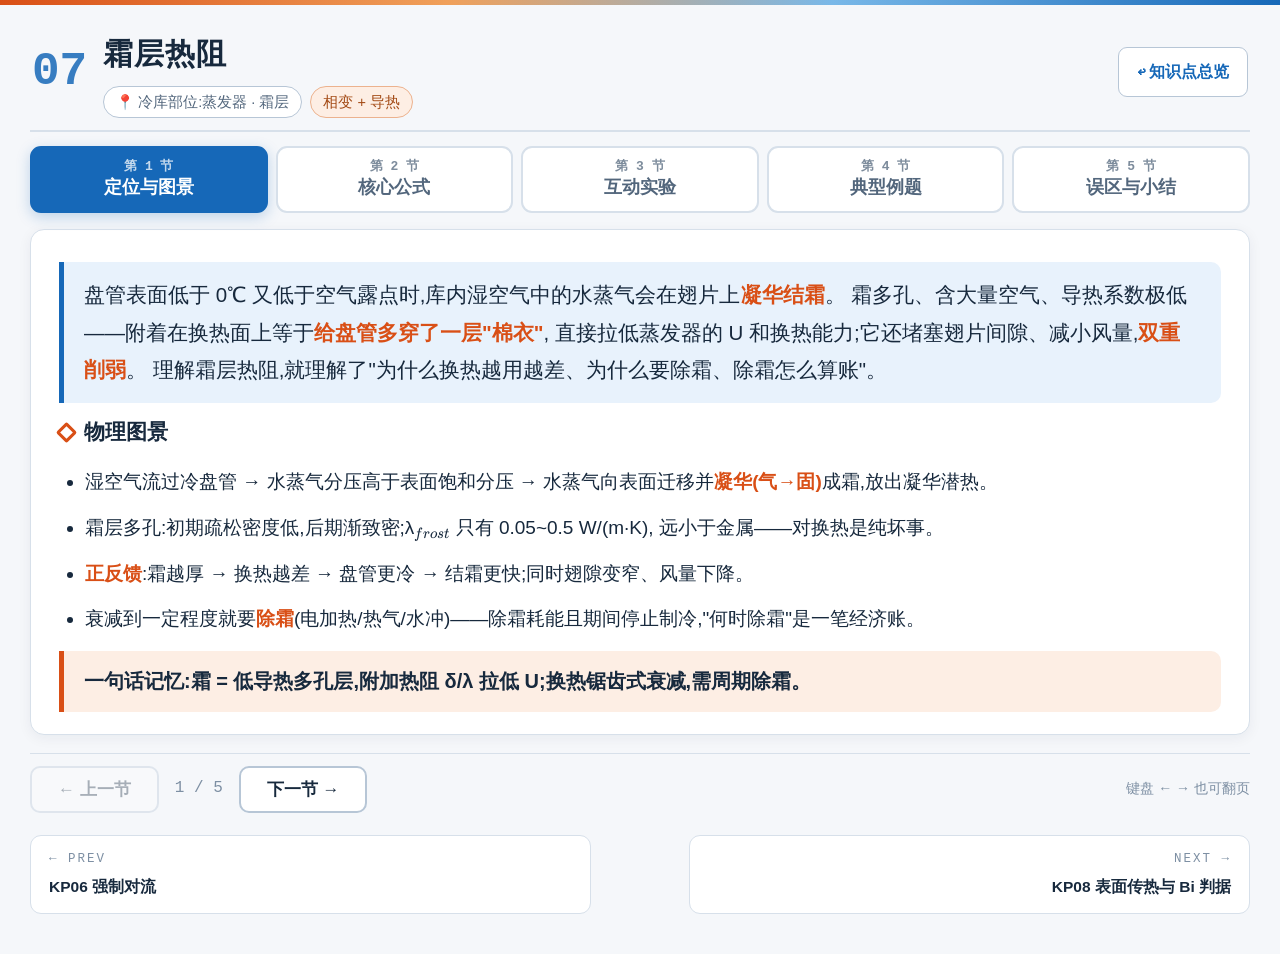
<file: frontend/kp/kp07.html>
<!doctype html>
<html lang="zh-CN">
<head>
  <meta charset="UTF-8" />
  <meta name="viewport" content="width=device-width, initial-scale=1.0" />
  <link rel="icon" href="data:," />
  <link rel="stylesheet" href="../vendor/katex/katex.min.css" />
  <link rel="stylesheet" href="./kp.css" />
  <script defer src="../vendor/katex/katex.min.js"></script>
  <style>
    .frost-row { display: flex; gap: 16px; }
    .frost-row .left { flex: 1 1 auto; min-width: 0; }
    .frost-row .right { flex: 0 0 200px; }
    .frost-row canvas, .frost-row svg { width: 100%; display: block; border-radius: 8px; }
    .frost-row canvas { border: 1px solid var(--line); }
    #defrostBtn7 { width: 100%; padding: 14px; font-size: 17px; margin-top: 10px; }
    #defrostBtn7:disabled { opacity: 0.5; cursor: wait; }
    @media (max-width: 800px) { .frost-row { flex-direction: column; } .frost-row .right { flex: 1 1 auto; } }
  </style>
</head>
<body data-kp="KP07">
  <div class="kp-wrap" id="wrap">

    <!-- ═══════════ 第 1 节 ═══════════ -->
    <section class="slide" data-title="定位与图景">
      <div class="panel">
        <p class="lead">盘管表面低于 0℃ 又低于空气露点时,库内湿空气中的水蒸气会在翅片上<b>凝华结霜</b>。
          霜多孔、含大量空气、导热系数极低——附着在换热面上等于<b>给盘管多穿了一层"棉衣"</b>,
          直接拉低蒸发器的 U 和换热能力;它还堵塞翅片间隙、减小风量,<b>双重削弱</b>。
          理解霜层热阻,就理解了"为什么换热越用越差、为什么要除霜、除霜怎么算账"。</p>
        <h3>物理图景</h3>
        <ul class="points">
          <li>湿空气流过冷盘管 → 水蒸气分压高于表面饱和分压 → 水蒸气向表面迁移并<b>凝华(气→固)</b>成霜,放出凝华潜热。</li>
          <li>霜层多孔:初期疏松密度低,后期渐致密;λ<span class="ti">_{frost}</span> 只有 0.05~0.5 W/(m·K),
            远小于金属——对换热是纯坏事。</li>
          <li><b>正反馈</b>:霜越厚 → 换热越差 → 盘管更冷 → 结霜更快;同时翅隙变窄、风量下降。</li>
          <li>衰减到一定程度就要<b>除霜</b>(电加热/热气/水冲)——除霜耗能且期间停止制冷,"何时除霜"是一笔经济账。</li>
        </ul>
        <div class="takeaway">一句话记忆:霜 = 低导热多孔层,附加热阻 δ/λ 拉低 U;换热锯齿式衰减,需周期除霜。</div>
      </div>
    </section>

    <!-- ═══════════ 第 2 节 ═══════════ -->
    <section class="slide" data-title="核心公式">
      <div class="panel">
        <h3>① 霜层 = 插进 U 里的一层附加串联热阻</h3>
        <div class="tex">\frac{1}{UA} = \frac{1}{\eta_o h_o A_o}
          + \underbrace{\frac{\delta_{frost}}{\lambda_{frost} A_o}}_{霜层(新增)}
          + \frac{\ln(r_o/r_i)}{2\pi\lambda L} + \frac{1}{h_i A_i}</div>
        <p class="fnote">霜层热阻 R<span class="ti">_{frost}</span> = δ/λ<span class="ti">_{frost}</span>,
          随霜厚线性增长——KP01 一维导热热阻的直接应用。</p>

        <h3>② 换热能力衰减</h3>
        <div class="tex">\frac{Q_{frost}}{Q_0} = \frac{R_0}{R_0 + R_{frost}} = \frac{1}{1 + R_{frost}/R_0}</div>
        <p class="fnote">R₀:无霜时空气侧+管壁热阻。霜层热阻相对 R₀ 越大,衰减越狠。</p>

        <h3>③ 风量下降的叠加效应(更狠的一刀)</h3>
        <div class="tex">\dot V \downarrow \;\Rightarrow\; h_o \propto v^{0.6\sim0.8} \downarrow
          \;\Rightarrow\; R_0' = R_0\left(\frac{v_0}{v_{eff}}\right)^{0.7} \uparrow</div>
        <p class="fnote">霜堵塞翅隙 → 风量下降 → 空气侧对流也被削弱——导热+对流<b>双重衰减</b>,实际比只算霜层更严重。</p>

        <h3>④ 结霜的传质本质与除霜能量账</h3>
        <div class="tex">\dot m_{frost} = h_m\,A\,(\rho_{v,\infty} - \rho_{v,s})</div>
        <p class="fnote">空气越湿、盘管越冷、风速越大,结霜越快(刘伊斯关系联系 h 与 h<span class="ti">_m</span>)。
          除霜要付:融霜潜热 + 加热显热 + 漏进库内的热;<b>除霜频率 = 换热损失账 vs 除霜能耗账的平衡</b>。</p>
      </div>
    </section>

    <!-- ═══════════ 第 3 节 ═══════════ -->
    <section class="slide" data-title="互动实验">
      <div class="panel viz-box">
        <h3>结霜生长 · 热阻堆叠 · 你来决定何时除霜 <small>1 秒 ≈ 仿真 0.5 小时</small></h3>
        <div class="frost-row">
          <div class="left"><canvas id="finCanvas" width="700" height="330"></canvas></div>
          <div class="right"><svg id="stackSvg" viewBox="0 0 200 330" preserveAspectRatio="xMidYMid meet"></svg></div>
        </div>
        <div class="hintline">💡 看着霜慢慢长厚、制冷量下滑——按早了浪费除霜能耗,按晚了换热太差。开"自动按需除霜"跟你的手感比比平均能效。</div>
      </div>
      <div class="panel viz-box">
        <h3>换热能力锯齿曲线 <small>结霜期下滑 → 除霜垂直回弹 → 周而复始</small></h3>
        <svg id="sawSvg" viewBox="0 0 960 250" preserveAspectRatio="xMidYMid meet"></svg>
      </div>
      <div class="kp-grid main-side">
        <div class="panel">
          <h3>工况控制</h3>
          <div class="ctl-row"><label>库内湿度</label>
            <input type="range" id="rh" min="60" max="95" step="1" value="85" /><output id="rhOut"></output></div>
          <div class="ctl-row"><label>蒸发温度</label>
            <input type="range" id="tev" min="-35" max="-15" step="1" value="-26" /><output id="tevOut"></output></div>
          <div class="ctl-row"><label>迎面风速</label>
            <input type="range" id="vel" min="1" max="5" step="0.1" value="3" class="mono-track" /><output id="velOut"></output></div>
          <div class="ctl-row"><label>自动按需除霜</label>
            <button class="kbtn" id="autoBtn">关</button>
            <span style="font-size:14.5px;color:var(--muted)">Q/Q₀ ≤ 73% 时自动触发</span></div>
          <button class="kbtn hot" id="defrostBtn7">❄ 立即除霜</button>
        </div>
        <div class="panel">
          <h3>运行台账</h3>
          <div class="cards">
            <div class="card"><div class="lbl">霜层厚度 δ</div><div class="val" id="vD">--<small>mm</small></div></div>
            <div class="card"><div class="lbl">霜层热阻 δ/λ</div><div class="val" id="vRf">--<small>m²K/W</small></div></div>
            <div class="card hot"><div class="lbl">换热能力 Q/Q₀</div><div class="val" id="vQr">--<small>%</small></div></div>
            <div class="card"><div class="lbl">有效风量</div><div class="val" id="vVe">--<small>%</small></div></div>
            <div class="card warn"><div class="lbl">除霜次数</div><div class="val" id="vN">0</div></div>
            <div class="card ok"><div class="lbl">平均净能效(扣除霜账)</div><div class="val" id="vAvg">--<small>%</small></div></div>
          </div>
        </div>
      </div>
    </section>

    <!-- ═══════════ 第 4 节 ═══════════ -->
    <section class="slide" data-title="典型例题">
      <div class="panel example">
        <h3>例题:2mm 的霜,偷走多少换热能力?</h3>
        <p class="lead" style="font-size:19px">无霜时蒸发器空气侧+管壁等效热阻 R₀=0.04 m²·K/W。
          运行后结霜 δ=2mm,霜导热 λ<span class="ti">_{frost}</span>=0.15 W/(m·K)。求换热衰减;
          若堵塞同时使风量下降令 R₀ 增大 20%,再评估。<b>(实验节的模型即本题)</b></p>
        <div class="step"><span class="n">1</span><div>霜层热阻:
          <div class="tex">R_{frost} = \frac{\delta}{\lambda} = \frac{0.002}{0.15} = 0.0133\;\mathrm{m^2{\cdot}K/W}</div></div></div>
        <div class="step"><span class="n">2</span><div>只算霜层的衰减:
          <div class="tex">\frac{Q}{Q_0} = \frac{R_0}{R_0 + R_{frost}} = \frac{0.04}{0.0533} = 0.75</div></div></div>
        <div class="step"><span class="n">3</span><div>叠加风量下降(R₀′ = 0.048):
          <div class="tex">\frac{Q}{Q_{0,原}} = \frac{0.04}{0.048 + 0.0133} = \frac{0.04}{0.0613} \approx 0.65</div></div></div>
        <div class="answer">✅ 单算霜层剩 <b>75%</b>(损失 25%);叠加堵风只剩 <b>65%</b>——堵塞比霜本身更凶,
          这就是"按需除霜"要同时盯霜厚和风阻的原因。</div>
      </div>
    </section>

    <!-- ═══════════ 第 5 节 ═══════════ -->
    <section class="slide" data-title="误区与小结">
      <div class="panel">
        <h3>常见误区</h3>
        <div class="trap-card"><span class="x">❌</span><div><span class="wrong">霜是冰,导热还行?</span> →
          <span class="right">✔</span> 霜<b>多孔含气</b>,λ 很低,是隔热层。</div></div>
        <div class="trap-card"><span class="x">❌</span><div><span class="wrong">只算导热热阻?</span> →
          <span class="right">✔</span> 霜还<b>堵塞流道降风量</b>,双重衰减。</div></div>
        <div class="trap-card"><span class="x">❌</span><div><span class="wrong">除霜越勤越好?</span> →
          <span class="right">✔</span> 除霜耗能且把热带进库,有<b>最优频率</b>。</div></div>
        <div class="trap-card"><span class="x">❌</span><div><span class="wrong">结霜只看温度?</span> →
          <span class="right">✔</span> 结霜是<b>传质</b>过程,还取决于湿度与风速。</div></div>
        <h3 style="margin-top:20px">与其他知识点的联系</h3>
        <p>霜层热阻插进 KP05 的 U 分母;堵风降 h<span class="ti">_o</span> 接 KP06;湿气来源是 KP04 的开门渗湿;
          δ/λ 本身就是 KP01 的一维导热热阻。工程上定时除霜简单但易过/欠除霜,按需除霜(风阻/温差/霜厚传感)更节能;
          源头治理靠减少开门渗湿、翅片间距设计、尽量提高蒸发温度。</p>
        <div class="link-row">
          <a href="./kp01.html">KP01 导热热阻</a><a href="./kp05.html">KP05 换热器</a>
          <a href="./kp06.html">KP06 强制对流</a><a href="./kp04.html">KP04 开门渗湿</a>
        </div>
        <div class="takeaway">要点小结:R_frost = δ/λ 随霜厚线性涨;换热比 = R₀/(R₀+R_frost),叠加堵风更狠;
          除霜是"损失账 vs 能耗账"的平衡——锯齿曲线下的平均能效才是真指标。</div>
      </div>
    </section>
  </div>

  <script type="module">
    import { initPage, svgEl, $, fmt, clamp, scale, bindSlider } from "./kp-common.js";
    initPage();

    const R0 = 0.04, LAM_F = 0.15, K_BLOCK = 0.115;
    const state = {
      rh: 85, tev: -26, v: 3,
      delta: 0, simH: 0, defrosting: 0, auto: false,
      nDef: 0, lossInt: 0, defCost: 0,
    };
    const E_DEF = 1.2;
    const SPEED = 0.5;
    const history = [];

    function frostRate() {
      const humid = clamp((state.rh - 55) / 30, 0, 1.4);
      const cold = clamp((-10 - state.tev) / 16, 0.2, 1.6);
      const wind = Math.pow(state.v / 3, 0.4);
      return 0.25 * humid * cold * wind;
    }

    function perf() {
      const vEff = clamp(1 - K_BLOCK * state.delta, 0.3, 1);
      const R0eff = R0 * Math.pow(1 / vEff, 0.7);
      const Rf = (state.delta / 1000) / LAM_F;
      const q = state.defrosting > 0 ? 0 : R0 / (R0eff + Rf);
      return { vEff, R0eff, Rf, q };
    }

    function doDefrost() {
      if (state.defrosting > 0) return;
      state.defrosting = 1.4;
      state.nDef++;
      state.defCost += E_DEF;
      $("#defrostBtn7").disabled = true;
    }

    // ---------------- 翅片结霜 (白底) ----------------
    const cv = $("#finCanvas"), ctx = cv.getContext("2d");
    function drawFins(p) {
      const W = cv.width, H = cv.height;
      ctx.clearRect(0, 0, W, H);
      ctx.fillStyle = "#eef4fa";
      ctx.fillRect(0, 0, W, H);

      const nFin = 9, gap = 64, x0 = 90, finW = 7;
      const frostPx = state.delta * 11;
      const aA = 0.3 + 0.55 * p.vEff;
      ctx.strokeStyle = `rgba(18,88,160,${aA})`;
      ctx.fillStyle = ctx.strokeStyle;
      ctx.lineWidth = 3;
      for (let i = 0; i < 4; i++) {
        const y = 55 + i * 70;
        ctx.beginPath(); ctx.moveTo(14, y); ctx.lineTo(64, y); ctx.stroke();
        ctx.beginPath(); ctx.moveTo(64, y - 6); ctx.lineTo(76, y); ctx.lineTo(64, y + 6); ctx.closePath(); ctx.fill();
      }
      ctx.lineWidth = 1;
      ctx.font = "700 14px 'Microsoft YaHei'";
      ctx.fillStyle = "#17293d";
      ctx.fillText(`风 ${fmt(p.vEff * 100, 0)}%`, 14, 30);

      for (let i = 0; i < nFin; i++) {
        const x = x0 + i * gap;
        ctx.fillStyle = "#2b6ca8";
        [90, 240].forEach((cy) => {
          ctx.beginPath(); ctx.arc(x + finW / 2, cy, 13, 0, 7); ctx.fill();
        });
        ctx.fillStyle = "#8494a2";
        ctx.fillRect(x, 26, finW, H - 52);
        if (frostPx > 0.4) {
          ctx.fillStyle = "rgba(190,220,242,0.95)";
          ctx.fillRect(x - frostPx, 26, frostPx, H - 52);
          ctx.fillRect(x + finW, 26, frostPx, H - 52);
          ctx.strokeStyle = "#9dc2de";
          ctx.strokeRect(x - frostPx, 26, frostPx * 2 + finW, H - 52);
          ctx.fillStyle = "rgba(255,255,255,0.85)";
          for (let s = 0; s < frostPx * 3; s++) {
            const sx = x - frostPx + ((s * 61.3 + i * 17) % (frostPx * 2 + finW));
            const sy = 28 + ((s * 97.7 + i * 31) % (H - 56));
            ctx.fillRect(sx, sy, 1.8, 1.8);
          }
        }
      }
      if (state.defrosting > 0) {
        ctx.fillStyle = "rgba(255,255,255,0.65)";
        ctx.fillRect(0, 0, W, H);
        ctx.fillStyle = "#b3400e";
        ctx.font = "700 19px 'Microsoft YaHei'";
        ctx.fillText("除霜中… 风机停转,融霜热部分进库成为额外负荷", 120, H / 2);
      }
      ctx.fillStyle = "#52667c";
      ctx.font = "13px Consolas";
      ctx.fillText(`δ_frost = ${fmt(state.delta, 2)} mm · 翅隙被霜蚕食 → 风阻上升`, 90, H - 8);
    }

    // ---------------- 热阻堆叠条 ----------------
    const stack = $("#stackSvg");
    function drawStack(p) {
      stack.innerHTML = "";
      const items = [
        { name: "管壁", R: 0.002, c: "#c3ccd4" },
        { name: "空气侧 R₀′", R: p.R0eff - 0.002, c: "#f0a273" },
        { name: "霜层", R: p.Rf, c: "#a8d4f0" },
      ];
      const Y = scale([0, 0.085], [300, 20]);
      let y = 300;
      items.forEach((it) => {
        const hpx = 300 - Y(it.R);
        if (hpx < 1) return;
        svgEl("rect", { x: 44, y: y - hpx, width: 84, height: hpx, fill: it.c, stroke: "#8898a8" }, stack);
        if (hpx > 18) svgEl("text", { x: 86, y: y - hpx / 2 + 5, "text-anchor": "middle", class: "svg-note",
          fill: "#243748", "font-weight": "700", text: it.name }, stack);
        svgEl("text", { x: 134, y: y - hpx / 2 + 5, class: "svg-note", text: fmt(it.R, 4) }, stack);
        y -= hpx;
      });
      svgEl("text", { x: 100, y: 324, "text-anchor": "middle", class: "svg-note", "font-weight": "700",
        text: "热阻堆叠 m²K/W" }, stack);
    }

    // ---------------- 锯齿曲线 ----------------
    const saw = $("#sawSvg");
    const WIN = 72;
    function drawSaw() {
      saw.innerHTML = "";
      const h0 = Math.max(0, state.simH - WIN);
      const X = scale([h0, Math.max(state.simH, WIN)], [76, 930]);
      const Y = scale([0, 1.05], [210, 26]);
      svgEl("line", { x1: 76, y1: 210, x2: 930, y2: 210, stroke: "#8aa0b8", "stroke-width": 1.5 }, saw);
      svgEl("line", { x1: 76, y1: 210, x2: 76, y2: 22, stroke: "#8aa0b8", "stroke-width": 1.5 }, saw);
      [0.5, 0.75, 1].forEach((v) => {
        svgEl("line", { x1: 74, y1: Y(v), x2: 930, y2: Y(v), stroke: "rgba(70,110,160,0.15)" }, saw);
        svgEl("text", { x: 48, y: Y(v) + 5, class: "svg-note", text: `${v * 100}%` }, saw);
      });
      svgEl("line", { x1: 76, y1: Y(0.73), x2: 930, y2: Y(0.73), stroke: "#e8a37e", "stroke-dasharray": "6 5", "stroke-width": 1.5 }, saw);
      svgEl("text", { x: 848, y: Y(0.73) - 8, class: "svg-note", fill: "#b3400e", "font-weight": "700", text: "按需除霜阈值" }, saw);
      const pts = history.filter((s) => s.h >= h0);
      if (pts.length > 1) {
        svgEl("polyline", { points: pts.map((s) => `${X(s.h)},${Y(s.q)}`).join(" "),
          fill: "none", stroke: "#1f7fd4", "stroke-width": 2.8 }, saw);
      }
      svgEl("text", { x: 500, y: 240, "text-anchor": "middle", class: "svg-note",
        text: `仿真时间轴(最近 ${WIN} 小时)—— 下滑 = 结霜衰减,垂直回弹 = 除霜` }, saw);
    }

    function renderMetrics(p) {
      $("#vD").innerHTML = `${fmt(state.delta, 2)}<small>mm</small>`;
      $("#vRf").innerHTML = `${fmt(p.Rf, 4)}<small>m²K/W</small>`;
      $("#vQr").innerHTML = `${fmt(p.q * 100, 1)}<small>%</small>`;
      $("#vVe").innerHTML = `${fmt(p.vEff * 100, 0)}<small>%</small>`;
      $("#vN").textContent = state.nDef;
      const avg = state.simH > 1 ? (state.lossInt - state.defCost) / state.simH : null;
      $("#vAvg").innerHTML = avg === null ? "--" : `${fmt(clamp(avg, 0, 1) * 100, 1)}<small>%</small>`;
    }

    let last = performance.now(), sampleAcc = 0;
    function loop(now) {
      const dt = Math.min((now - last) / 1000, 0.1);
      last = now;
      const dH = dt * SPEED;

      if (state.defrosting > 0) {
        state.defrosting -= dt;
        state.delta = Math.max(0, state.delta - dt * 4.5);
        if (state.defrosting <= 0) {
          state.delta = 0;
          $("#defrostBtn7").disabled = false;
        }
      } else {
        state.delta = Math.min(5, state.delta + frostRate() * dH);
      }
      state.simH += dH;

      const p = perf();
      state.lossInt += p.q * dH;
      if (state.auto && state.defrosting <= 0 && p.q > 0 && p.q <= 0.73) doDefrost();

      sampleAcc += dH;
      if (sampleAcc > 0.15) {
        sampleAcc = 0;
        history.push({ h: state.simH, q: p.q });
        if (history.length > 900) history.shift();
      }

      drawFins(p);
      drawStack(p);
      drawSaw();
      renderMetrics(p);
      requestAnimationFrame(loop);
    }

    bindSlider("#rh", "#rhOut", (v) => `${v} %`, (v) => { state.rh = v; });
    bindSlider("#tev", "#tevOut", (v) => `${v} ℃`, (v) => { state.tev = v; });
    bindSlider("#vel", "#velOut", (v) => `${fmt(v, 1)} m/s`, (v) => { state.v = v; });
    $("#defrostBtn7").addEventListener("click", doDefrost);
    $("#autoBtn").addEventListener("click", () => {
      state.auto = !state.auto;
      $("#autoBtn").textContent = state.auto ? "开" : "关";
      $("#autoBtn").classList.toggle("on", state.auto);
    });

    requestAnimationFrame(loop);
  </script>
</body>
</html>
</file>
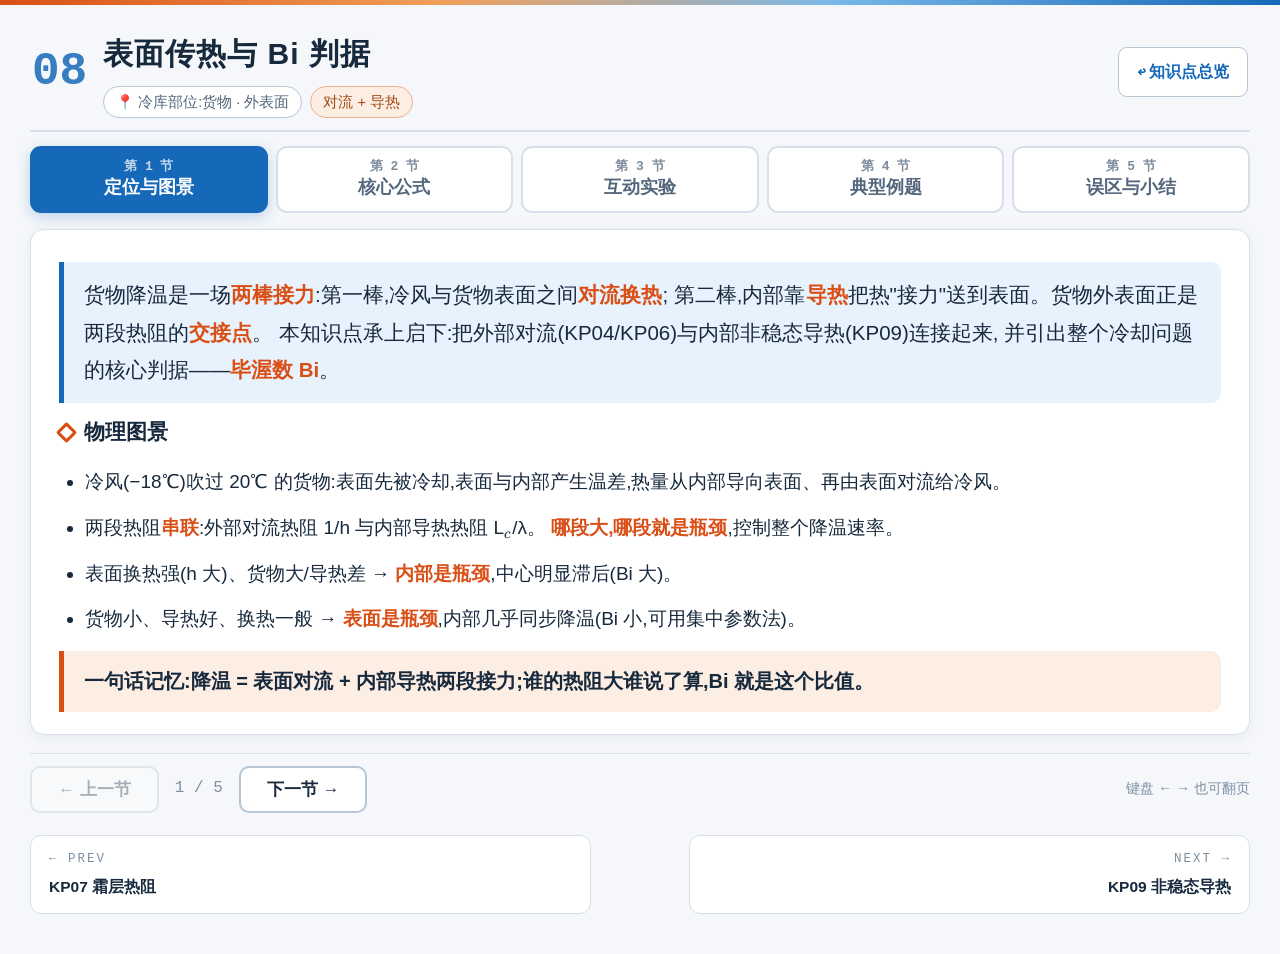
<file: frontend/kp/kp08.html>
<!doctype html>
<html lang="zh-CN">
<head>
  <meta charset="UTF-8" />
  <meta name="viewport" content="width=device-width, initial-scale=1.0" />
  <link rel="icon" href="data:," />
  <link rel="stylesheet" href="../vendor/katex/katex.min.css" />
  <link rel="stylesheet" href="./kp.css" />
  <script defer src="../vendor/katex/katex.min.js"></script>
  <style>
    .route-box {
      flex: 1; padding: 16px 18px; border-radius: 12px; border: 2px solid var(--line);
      background: var(--paper); transition: all 0.2s; opacity: 0.45;
    }
    .route-box.lit { opacity: 1; border-color: var(--cold); box-shadow: 0 4px 16px rgba(22, 104, 184, 0.15); }
    .route-box h4 { margin: 0 0 6px; font-size: 18px; }
    .route-box p { margin: 0 0 12px; font-size: 15.5px; color: var(--muted); }
    .route-box a {
      display: inline-block; padding: 8px 18px; border-radius: 9px; font-size: 15.5px; font-weight: 600;
      border: 1.5px solid var(--cold); background: var(--cold-soft); color: var(--cold); text-decoration: none;
    }
    .beam { transition: transform 0.45s cubic-bezier(0.34, 1.4, 0.64, 1); }
  </style>
</head>
<body data-kp="KP08">
  <div class="kp-wrap" id="wrap">

    <!-- ═══════════ 第 1 节 ═══════════ -->
    <section class="slide" data-title="定位与图景">
      <div class="panel">
        <p class="lead">货物降温是一场<b>两棒接力</b>:第一棒,冷风与货物表面之间<b>对流换热</b>;
          第二棒,内部靠<b>导热</b>把热"接力"送到表面。货物外表面正是两段热阻的<b>交接点</b>。
          本知识点承上启下:把外部对流(KP04/KP06)与内部非稳态导热(KP09)连接起来,
          并引出整个冷却问题的核心判据——<b>毕渥数 Bi</b>。</p>
        <h3>物理图景</h3>
        <ul class="points">
          <li>冷风(−18℃)吹过 20℃ 的货物:表面先被冷却,表面与内部产生温差,热量从内部导向表面、再由表面对流给冷风。</li>
          <li>两段热阻<b>串联</b>:外部对流热阻 1/h 与内部导热热阻 L<span class="ti">_c</span>/λ。
            <b>哪段大,哪段就是瓶颈</b>,控制整个降温速率。</li>
          <li>表面换热强(h 大)、货物大/导热差 → <b>内部是瓶颈</b>,中心明显滞后(Bi 大)。</li>
          <li>货物小、导热好、换热一般 → <b>表面是瓶颈</b>,内部几乎同步降温(Bi 小,可用集中参数法)。</li>
        </ul>
        <div class="takeaway">一句话记忆:降温 = 表面对流 + 内部导热两段接力;谁的热阻大谁说了算,Bi 就是这个比值。</div>
      </div>
    </section>

    <!-- ═══════════ 第 2 节 ═══════════ -->
    <section class="slide" data-title="核心公式">
      <div class="panel">
        <h3>① 表面能量平衡(交接条件)</h3>
        <div class="tex">h\,(T_s - T_\infty) = -\lambda\,\frac{\partial T}{\partial x}\bigg|_{surface}</div>
        <p class="fnote">任一时刻,对流带走的热 = 内部导来的热——这就是非稳态导热的<b>第三类边界条件</b>。</p>

        <h3>② 毕渥数 Bi(本知识点的核心)</h3>
        <div class="tex">Bi = \frac{h\,L_c}{\lambda_{goods}}
          = \frac{L_c/\lambda_{goods}}{1/h}
          = \frac{\text{内部导热热阻}}{\text{表面对流热阻}}</div>
        <p class="fnote">L<span class="ti">_c</span>:特征尺寸(平板取半厚、球取 R/3)。
          ⚠ Bi 用<b>货物</b>的 λ;Nu 才用流体的 λ——形似意不同!</p>

        <h3>③ 判据与分流(整个冷却问题的岔路口)</h3>
        <div class="tex">Bi &lt; 0.1:\;内部近乎均温 \rightarrow 集中参数法(KP10)\qquad
          Bi &gt; 0.1:\;中心显著滞后 \rightarrow 非稳态导热(KP09)</div>

        <h3>④ 工程要点</h3>
        <ul class="points">
          <li><b>降温瓶颈诊断</b>:先算 Bi。Bi 大 → 加大风速收益有限,关键在减小尺寸/分装;Bi 小 → 提高 h(加风)最有效。</li>
          <li><b>包装的影响</b>:纸箱、泡沫在表面又加一层串联热阻,显著拖慢降温——预冷常要求打孔箱、留通风道。</li>
          <li><b>预冷设计</b>:果蔬"7/8 冷却时间"的本质是让中心尽快达标,由 Bi 与尺寸主导。</li>
        </ul>
      </div>
    </section>

    <!-- ═══════════ 第 3 节 ═══════════ -->
    <section class="slide" data-title="互动实验">
      <div class="panel viz-box">
        <h3>降温接力路径 <small>冷风 →(对流膜)→ 表面 →(导热)→ 中心</small></h3>
        <svg id="relaySvg" viewBox="0 0 960 260" preserveAspectRatio="xMidYMid meet"></svg>
      </div>
      <div class="panel viz-box">
        <h3>Bi 热阻跷跷板 <small>左臂 1/h(表面) vs 右臂 L_c/λ(内部)——往哪边倾,瓶颈就在哪边</small></h3>
        <svg id="seesawSvg" viewBox="0 0 960 300" preserveAspectRatio="xMidYMid meet"></svg>
        <div class="hintline">💡 加大 h,左臂变短、跷跷板右倾——内部成瓶颈,再加风也没用;把货物分装变小,右臂缩短,Bi 掉下来,方法都跟着换。</div>
      </div>
      <div class="kp-grid main-side">
        <div class="panel">
          <h3>参数控制</h3>
          <div class="ctl-row"><label>表面 h(风速)</label>
            <input type="range" id="h" min="3" max="60" step="0.5" value="30" /><output id="hOut"></output></div>
          <div class="ctl-row"><label>货物半径 R(球)</label>
            <input type="range" id="r" min="0.005" max="0.3" step="0.005" value="0.1" class="mono-track" /><output id="rOut"></output></div>
          <div class="ctl-row"><label>货物 λ</label>
            <input type="range" id="lam" min="0.2" max="2.5" step="0.05" value="0.5" class="mono-track" /><output id="lamOut"></output></div>
          <div class="ctl-row"><label>包装层(3mm 纸箱)</label><button class="kbtn" id="packBtn">无包装</button></div>
          <div class="ctl-row" style="gap:8px"><label>例题预设</label>
            <button class="kbtn" data-preset="0.1">大货 R=10cm</button>
            <button class="kbtn" data-preset="0.02">分装 R=2cm</button>
            <button class="kbtn" data-preset="0.005">R=5mm</button></div>
          <div class="cards" style="margin-top:10px">
            <div class="card"><div class="lbl">表面对流热阻 1/h</div><div class="val" id="vRc">--<small>m²K/W</small></div></div>
            <div class="card"><div class="lbl">内部导热热阻</div><div class="val" id="vRk">--<small>m²K/W</small></div></div>
            <div class="card hot"><div class="lbl">Bi</div><div class="val" id="vBi">--</div></div>
            <div class="card" id="botCard"><div class="lbl">当前瓶颈</div><div class="val" id="vBot" style="font-size:17px">--</div></div>
          </div>
        </div>
        <div class="panel">
          <h3>归宿判据 · 分流路由器</h3>
          <svg id="gaugeSvg" viewBox="0 0 620 125" preserveAspectRatio="xMidYMid meet" style="width:100%"></svg>
          <div style="display:flex;gap:12px;margin-top:10px">
            <div class="route-box" id="routeLump">
              <h4>Bi &lt; 0.1 → 集中参数法</h4>
              <p>内部热阻可忽略,整块均匀降温,一条单指数曲线搞定。</p>
              <a href="./kp10.html">进入 KP10 →</a>
            </div>
            <div class="route-box" id="routeTrans">
              <h4>Bi &gt; 0.1 → 非稳态导热</h4>
              <p>内部导热是瓶颈,表面先冷、中心明显滞后,须查 Heisler 图。</p>
              <a href="./kp09.html">进入 KP09 →</a>
            </div>
          </div>
          <div class="hintline">这是 11 个知识点里的<b>核心分叉口</b>:先判 Bi,再选方法。</div>
        </div>
      </div>
    </section>

    <!-- ═══════════ 第 4 节 ═══════════ -->
    <section class="slide" data-title="典型例题">
      <div class="panel example">
        <h3>例题:这箱货能用"简单方法"算吗?</h3>
        <p class="lead" style="font-size:19px">球形货物等效半径 R=0.1m,λ<span class="ti">_{goods}</span>=0.5 W/(m·K),
          冷风强制对流 h=30 W/(m²·K)。求 Bi,判断能否用集中参数法;若分装成 R=0.02m 的小包装呢?
          <b>(实验节默认参数即本题)</b></p>
        <div class="step"><span class="n">1</span><div>球的特征尺寸:
          <div class="tex">L_c = \frac{R}{3} = \frac{0.1}{3} = 0.0333\;\mathrm{m}</div></div></div>
        <div class="step"><span class="n">2</span><div>大货的毕渥数:
          <div class="tex">Bi = \frac{h L_c}{\lambda} = \frac{30\times0.0333}{0.5} = 2.0 \;\gg\; 0.1</div>
          <b>不能</b>用集中参数法——中心显著滞后,须按 KP09 非稳态处理。</div></div>
        <div class="step"><span class="n">3</span><div>分装成小包装(R=0.02m):
          <div class="tex">L_c = \frac{0.02}{3} = 0.00667\;\mathrm{m},\qquad
            Bi = \frac{30\times0.00667}{0.5} = 0.4</div>
          仍 &gt;0.1 但已小很多;R=5mm 时 Bi=0.1,恰到临界。</div></div>
        <div class="answer">✅ 大货 Bi=2.0 走 KP09;分装后 Bi 大幅下降——<b>减小尺寸比一味加风更能加快中心降温</b>,
          这就是"分装预冷"的定量依据。</div>
      </div>
    </section>

    <!-- ═══════════ 第 5 节 ═══════════ -->
    <section class="slide" data-title="误区与小结">
      <div class="panel">
        <h3>常见误区</h3>
        <div class="trap-card"><span class="x">❌</span><div><span class="wrong">Bi 里的 λ 用空气的?</span> →
          <span class="right">✔</span> Bi 用<b>货物</b> λ(内部热阻),Nu 才用流体 λ。</div></div>
        <div class="trap-card"><span class="x">❌</span><div><span class="wrong">加大风速总能加快降温?</span> →
          <span class="right">✔</span> Bi 大时瓶颈在内部,提 h <b>收益锐减</b>。</div></div>
        <div class="trap-card"><span class="x">❌</span><div><span class="wrong">忽略包装热阻?</span> →
          <span class="right">✔</span> 包装是表面外<b>又一层串联热阻</b>,明显拖慢降温。</div></div>
        <div class="trap-card"><span class="x">❌</span><div><span class="wrong">表面温度 = 风温?</span> →
          <span class="right">✔</span> 只有 Bi 很大时才近似成立,一般介于风温与中心温之间。</div></div>
        <h3 style="margin-top:20px">与其他知识点的联系</h3>
        <p>h 来自 KP04/KP06(接力第一棒);Bi&gt;0.1 分流去 KP09,Bi&lt;0.1 分流去 KP10;
          表面同时是水分蒸发/结露的传质界面——高 h 加快降温也加快干耗,需权衡。</p>
        <div class="link-row">
          <a href="./kp06.html">KP06 强制对流</a><a href="./kp09.html">KP09 非稳态导热</a><a href="./kp10.html">KP10 集中参数法</a>
        </div>
        <div class="takeaway">要点小结:货物降温 = 表面对流 + 内部导热串联接力;
          Bi = h·L_c/λ_goods 是核心判据;Bi&lt;0.1 走集中参数,Bi&gt;0.1 走非稳态——先判据,后选方法。</div>
      </div>
    </section>
  </div>

  <script type="module">
    import { initPage, svgEl, $, $$, fmt, clamp, scale, tempColor, bindSlider } from "./kp-common.js";
    initPage();

    const state = { h: 30, R: 0.1, lam: 0.5, pack: false };
    const T_AIR = -18, T_CENTER = 5;
    const PACK_R = 0.003 / 0.06;

    function compute() {
      const Lc = state.R / 3;
      const Rconv = 1 / state.h;
      const Rcond = Lc / state.lam + (state.pack ? PACK_R : 0);
      const Bi = Rcond / Rconv;
      const Ts = T_AIR + (T_CENTER - T_AIR) * (Rconv / (Rconv + Rcond));
      return { Lc, Rconv, Rcond, Bi, Ts };
    }

    // ---------------- 接力路径 ----------------
    const relay = $("#relaySvg");
    function drawRelay(r) {
      relay.innerHTML = "";
      svgEl("rect", { x: 20, y: 40, width: 210, height: 175, rx: 12, fill: "rgba(22,104,184,0.1)" }, relay);
      svgEl("text", { x: 125, y: 70, "text-anchor": "middle", class: "svg-note", fill: "#0d4f8f",
        "font-size": "17", "font-weight": "700", text: `冷风 ${T_AIR}℃` }, relay);
      for (let i = 0; i < 3; i++) {
        svgEl("line", { x1: 45, y1: 105 + i * 32, x2: 175, y2: 105 + i * 32,
          stroke: "#5b9bd8", "stroke-width": 2.5 }, relay);
        svgEl("path", { d: `M175,${99 + i * 32} l16,6 l-16,6 z`, fill: "#5b9bd8" }, relay);
      }
      const filmW = clamp(1 / state.h * 900, 8, 70);
      svgEl("rect", { x: 320 - filmW, y: 45, width: filmW, height: 165, fill: "rgba(31,127,212,0.22)" }, relay);
      svgEl("text", { x: 320 - filmW / 2, y: 34, "text-anchor": "middle", class: "svg-note", fill: "#0d4f8f",
        "font-weight": "700", text: "对流膜 1/h" }, relay);
      svgEl("text", { x: 248, y: 238, class: "svg-note", fill: "#0d4f8f", "font-size": "15", text: "第一棒:表面对流" }, relay);
      const cx = 620, cy = 128, RR = 105;
      const n = 24;
      for (let i = n; i >= 1; i--) {
        const frac = i / n;
        const t = r.Ts + (T_CENTER - r.Ts) * (1 - frac) ** 1.5;
        svgEl("circle", { cx, cy, r: RR * frac, fill: tempColor(t, -20, 10) }, relay);
      }
      svgEl("circle", { cx, cy, r: RR, fill: "none", stroke: "#52667c", "stroke-width": 2 }, relay);
      svgEl("circle", { cx, cy, r: 5, fill: "#17293d" }, relay);
      svgEl("text", { x: cx, y: cy - RR - 12, "text-anchor": "middle", class: "svg-note", "font-weight": "700",
        text: `货物剖面 R=${fmt(state.R * 100, 1)}cm${state.pack ? " + 包装" : ""}` }, relay);
      if (state.pack) svgEl("circle", { cx, cy, r: RR + 6, fill: "none", stroke: "#c9a04a", "stroke-width": 6, opacity: 0.85 }, relay);
      svgEl("text", { x: cx + RR + 18, y: cy - 32, class: "svg-note", fill: "#a34410", "font-size": "15",
        "font-weight": "700", text: `表面 ${fmt(r.Ts, 1)}℃` }, relay);
      svgEl("text", { x: cx + RR + 18, y: cy + 46, class: "svg-note", fill: "#b3400e", "font-size": "15",
        "font-weight": "700", text: `中心 ${T_CENTER}℃(滞后)` }, relay);
      svgEl("line", { x1: cx + RR + 14, y1: cy - 38, x2: cx + RR * 0.75, y2: cy - 30, stroke: "#c99a72" }, relay);
      svgEl("line", { x1: cx + RR + 14, y1: cy + 42, x2: cx + 8, y2: cy + 6, stroke: "#c99a72" }, relay);
      svgEl("text", { x: cx, y: 250, "text-anchor": "middle", class: "svg-note", fill: "#a34410",
        "font-size": "15", text: "第二棒:内部导热 Lc/λ" }, relay);
    }

    // ---------------- 跷跷板 ----------------
    const ss = $("#seesawSvg");
    function drawSeesaw(r) {
      ss.innerHTML = "";
      const cx = 480, cy = 200;
      svgEl("path", { d: `M${cx - 36},${cy + 64} L${cx},${cy} L${cx + 36},${cy + 64} Z`,
        fill: "#c4d2e0", stroke: "#8aa0b8", "stroke-width": 2 }, ss);
      svgEl("text", { x: cx, y: cy + 86, "text-anchor": "middle", class: "svg-note", text: "支点 = 比较" }, ss);
      const tilt = clamp(Math.log10(Math.max(r.Bi, 1e-4)) * 13, -26, 26);
      const g = svgEl("g", { class: "beam", transform: `rotate(${tilt} ${cx} ${cy})` }, ss);
      svgEl("rect", { x: cx - 330, y: cy - 7, width: 660, height: 13, rx: 6, fill: "#8aa0b8" }, g);
      const wl = clamp(Math.sqrt(r.Rconv) * 300, 34, 110);
      svgEl("rect", { x: cx - 300 - wl / 2, y: cy - 16 - wl, width: wl, height: wl, rx: 9,
        fill: "#6aa5d8", stroke: "#3b7cb8", "stroke-width": 2 }, g);
      svgEl("text", { x: cx - 300, y: cy - 16 - wl / 2 + 5, "text-anchor": "middle", class: "svg-note",
        fill: "#fff", "font-weight": "700", "font-size": "16", text: "1/h" }, g);
      svgEl("text", { x: cx - 300, y: cy - 28 - wl, "text-anchor": "middle", class: "svg-note",
        fill: "#0d4f8f", "font-weight": "700", text: fmt(r.Rconv, 3) }, g);
      const wr = clamp(Math.sqrt(r.Rcond) * 300, 34, 110);
      svgEl("rect", { x: cx + 300 - wr / 2, y: cy - 16 - wr, width: wr, height: wr, rx: 9,
        fill: "#f0a273", stroke: "#c86c34", "stroke-width": 2 }, g);
      svgEl("text", { x: cx + 300, y: cy - 16 - wr / 2 + 5, "text-anchor": "middle", class: "svg-note",
        fill: "#fff", "font-weight": "700", "font-size": "14", text: state.pack ? "Lc/λ+包装" : "Lc/λ" }, g);
      svgEl("text", { x: cx + 300, y: cy - 28 - wr, "text-anchor": "middle", class: "svg-note",
        fill: "#a34410", "font-weight": "700", text: fmt(r.Rcond, 3) }, g);
      svgEl("text", { x: cx - 150, y: cy + 30, "text-anchor": "middle", class: "svg-note", fill: "#0d4f8f",
        text: "表面对流热阻(外)" }, g);
      svgEl("text", { x: cx + 150, y: cy + 30, "text-anchor": "middle", class: "svg-note", fill: "#a34410",
        text: "内部导热热阻(内)" }, g);
      svgEl("text", { x: cx, y: 66, "text-anchor": "middle", "font-size": "38",
        "font-family": "Consolas, monospace", "font-weight": "700",
        fill: r.Bi > 0.1 ? "#d94f16" : "#1668b8", text: `Bi = ${fmt(r.Bi, r.Bi < 1 ? 2 : 1)}` }, ss);
      svgEl("text", { x: cx, y: 94, "text-anchor": "middle", class: "svg-note", "font-size": "16",
        text: r.Bi > 1 ? "右倾:内部导热拖后腿 → 中心滞后" : r.Bi > 0.1 ? "略偏内部:两段都不可忽略" : "左倾:表面换热是瓶颈 → 整体同步降温" }, ss);
    }

    // ---------------- 判据条 ----------------
    const gauge = $("#gaugeSvg");
    function drawGauge(r) {
      gauge.innerHTML = "";
      const X = scale([-3, 2], [40, 580]);
      const defs = svgEl("defs", {}, gauge);
      const grad = svgEl("linearGradient", { id: "gg", x1: 0, x2: 1 }, defs);
      svgEl("stop", { offset: 0, "stop-color": "#6aa5d8" }, grad);
      svgEl("stop", { offset: 0.4, "stop-color": "#8fb8d8" }, grad);
      svgEl("stop", { offset: 0.6, "stop-color": "#eba36e" }, grad);
      svgEl("stop", { offset: 1, "stop-color": "#d94f16" }, grad);
      svgEl("rect", { x: 40, y: 48, width: 540, height: 18, rx: 9, fill: "url(#gg)" }, gauge);
      [[-3, "0.001"], [-2, "0.01"], [-1, "0.1"], [0, "1"], [1, "10"], [2, "100"]].forEach(([e, t]) => {
        svgEl("line", { x1: X(e), y1: 66, x2: X(e), y2: 74, stroke: "#8aa0b8" }, gauge);
        svgEl("text", { x: X(e), y: 90, "text-anchor": "middle", class: "svg-note", text: t }, gauge);
      });
      svgEl("line", { x1: X(-1), y1: 30, x2: X(-1), y2: 70, stroke: "#17293d", "stroke-width": 2.5, "stroke-dasharray": "5 3" }, gauge);
      svgEl("text", { x: X(-1), y: 22, "text-anchor": "middle", class: "svg-note", "font-weight": "700", text: "判据阈值 0.1" }, gauge);
      svgEl("text", { x: 56, y: 26, class: "svg-note", fill: "#0d4f8f", text: "← 集中参数 KP10" }, gauge);
      svgEl("text", { x: 566, y: 26, "text-anchor": "end", class: "svg-note", fill: "#a34410", text: "非稳态·中心滞后 KP09 →" }, gauge);
      const px = X(clamp(Math.log10(Math.max(r.Bi, 1e-4)), -3, 2));
      svgEl("path", { d: `M${px},46 l-8,-15 h16 z`, fill: "#17293d" }, gauge);
      svgEl("text", { x: px, y: 114, "text-anchor": "middle", class: "svg-note", "font-weight": "700",
        text: `Bi=${fmt(r.Bi, 2)}` }, gauge);
    }

    function update() {
      const r = compute();
      drawRelay(r);
      drawSeesaw(r);
      drawGauge(r);
      $("#vRc").innerHTML = `${fmt(r.Rconv, 3)}<small>m²K/W</small>`;
      $("#vRk").innerHTML = `${fmt(r.Rcond, 3)}<small>m²K/W</small>`;
      $("#vBi").textContent = fmt(r.Bi, 2);
      const lumped = r.Bi < 0.1;
      $("#vBot").textContent = lumped ? "表面对流(外)" : "内部导热(内)";
      $("#botCard").className = "card " + (lumped ? "" : "hot");
      $("#routeLump").classList.toggle("lit", lumped);
      $("#routeTrans").classList.toggle("lit", !lumped);
    }

    bindSlider("#h", "#hOut", (v) => `${v} W/m²K`, (v) => { state.h = v; update(); });
    bindSlider("#r", "#rOut", (v) => `${fmt(v * 100, 1)} cm`, (v) => { state.R = v; update(); });
    bindSlider("#lam", "#lamOut", (v) => `${fmt(v, 2)} W/mK`, (v) => { state.lam = v; update(); });
    $("#packBtn").addEventListener("click", () => {
      state.pack = !state.pack;
      $("#packBtn").textContent = state.pack ? "有包装 (+0.05)" : "无包装";
      $("#packBtn").classList.toggle("on", state.pack);
      update();
    });
    $$("button[data-preset]").forEach((b) => b.addEventListener("click", () => {
      state.R = Number(b.dataset.preset);
      $("#r").value = state.R;
      $("#rOut").textContent = `${fmt(state.R * 100, 1)} cm`;
      update();
    }));

    update();
  </script>
</body>
</html>
</file>
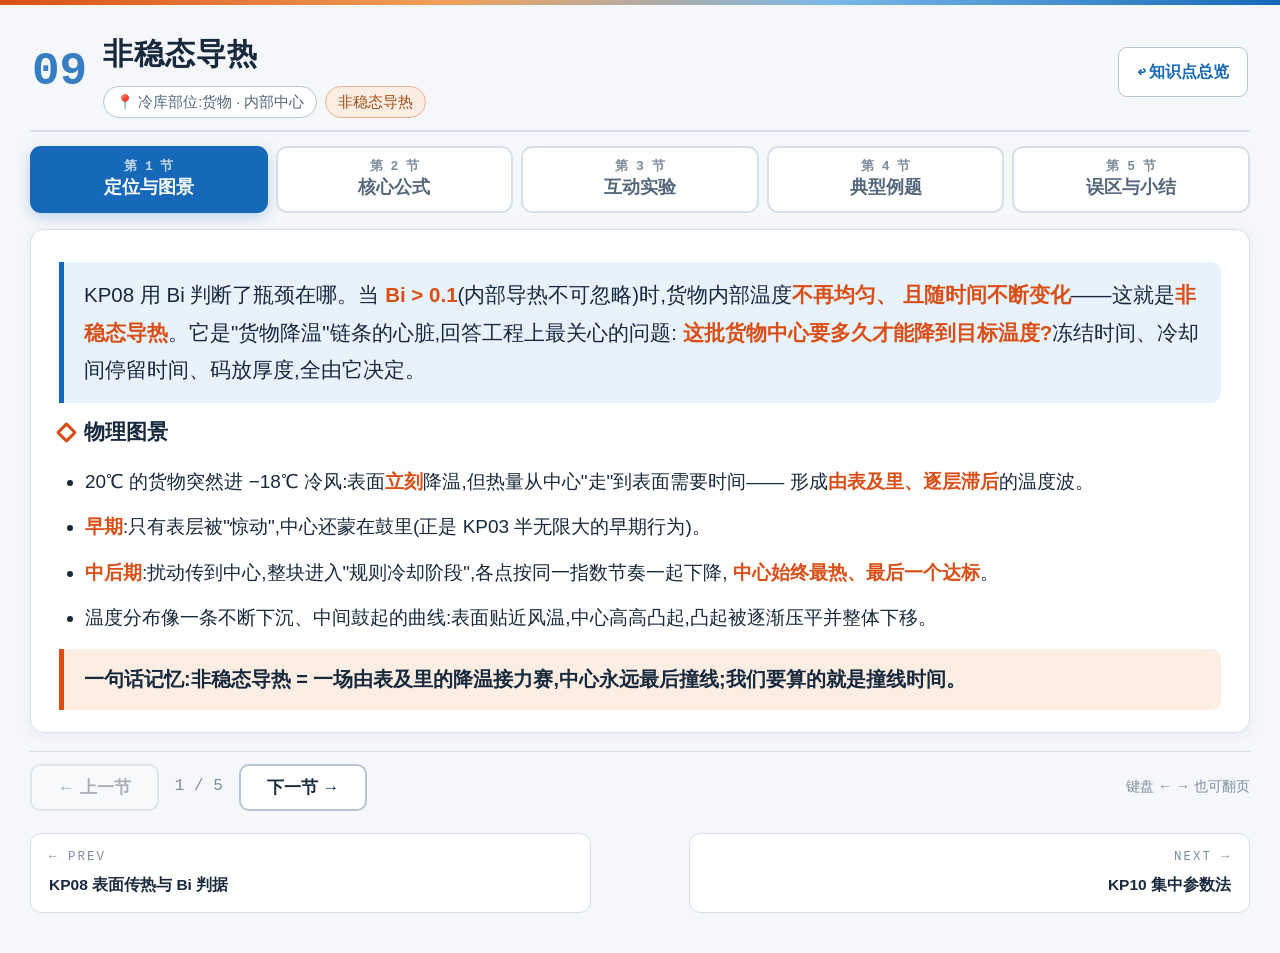
<file: frontend/kp/kp09.html>
<!doctype html>
<html lang="zh-CN">
<head>
  <meta charset="UTF-8" />
  <meta name="viewport" content="width=device-width, initial-scale=1.0" />
  <link rel="icon" href="data:," />
  <link rel="stylesheet" href="../vendor/katex/katex.min.css" />
  <link rel="stylesheet" href="./kp.css" />
  <script defer src="../vendor/katex/katex.min.js"></script>
  <style>
    .race-row { display: flex; gap: 16px; }
    .race-row .sec { flex: 0 0 300px; }
    .race-row .chart { flex: 1 1 auto; min-width: 0; }
    .race-row canvas, .race-row svg { width: 100%; display: block; border-radius: 8px; }
    .race-row canvas { border: 1px solid var(--line); }
    .col-title { font-size: 15px; color: var(--muted); margin-bottom: 6px; font-weight: 600; }
    @media (max-width: 860px) { .race-row { flex-direction: column; } .race-row .sec { flex: 1 1 auto; } }
  </style>
</head>
<body data-kp="KP09">
  <div class="kp-wrap" id="wrap">

    <!-- ═══════════ 第 1 节 ═══════════ -->
    <section class="slide" data-title="定位与图景">
      <div class="panel">
        <p class="lead">KP08 用 Bi 判断了瓶颈在哪。当 <b>Bi &gt; 0.1</b>(内部导热不可忽略)时,货物内部温度<b>不再均匀、
          且随时间不断变化</b>——这就是<b>非稳态导热</b>。它是"货物降温"链条的心脏,回答工程上最关心的问题:
          <b>这批货物中心要多久才能降到目标温度?</b>冻结时间、冷却间停留时间、码放厚度,全由它决定。</p>
        <h3>物理图景</h3>
        <ul class="points">
          <li>20℃ 的货物突然进 −18℃ 冷风:表面<b>立刻</b>降温,但热量从中心"走"到表面需要时间——
            形成<b>由表及里、逐层滞后</b>的温度波。</li>
          <li><b>早期</b>:只有表层被"惊动",中心还蒙在鼓里(正是 KP03 半无限大的早期行为)。</li>
          <li><b>中后期</b>:扰动传到中心,整块进入"规则冷却阶段",各点按同一指数节奏一起下降,
            <b>中心始终最热、最后一个达标</b>。</li>
          <li>温度分布像一条不断下沉、中间鼓起的曲线:表面贴近风温,中心高高凸起,凸起被逐渐压平并整体下移。</li>
        </ul>
        <div class="takeaway">一句话记忆:非稳态导热 = 一场由表及里的降温接力赛,中心永远最后撞线;我们要算的就是撞线时间。</div>
      </div>
    </section>

    <!-- ═══════════ 第 2 节 ═══════════ -->
    <section class="slide" data-title="核心公式">
      <div class="panel">
        <h3>① 控制方程(傅里叶第二定律)</h3>
        <div class="tex">\frac{\partial T}{\partial t} = \alpha \nabla^2 T,\qquad \alpha = \frac{\lambda}{\rho c_p}</div>
        <p class="fnote">α:热扩散率(m²/s),衡量温度扰动传播快慢。与 KP01 稳态的根本区别:左边多了 ∂T/∂t——物体在蓄放热,不再"进=出"。</p>

        <h3>② 两个决定性无量纲数:Bi 定形,Fo 定时</h3>
        <div class="tex">Bi = \frac{h L_c}{\lambda_{goods}}\;(空间:内外热阻比),\qquad
          Fo = \frac{\alpha\, t}{L_c^2}\;(时间:无量纲进度)</div>
        <p class="fnote">给定 Bi,中心无量纲温度只是 Fo 的函数——Bi 管"中心滞后多严重",Fo 管"进行到哪一步"。</p>

        <h3>③ 规则阶段:一项近似(Fo &gt; 0.2)</h3>
        <div class="tex">\theta^* = \frac{T - T_\infty}{T_i - T_\infty},\qquad
          \theta^*_{center} = C_1\,e^{-\zeta_1^2\, Fo}</div>
        <p class="fnote">C₁、ζ₁ 只与 Bi 和几何(平板/圆柱/球)有关,查表或解超越方程得到。
          规则阶段的降温是"指数衰减"——与 KP10 形式一致,只是 ζ₁ 里含了内部导热的影响。</p>

        <h3>④ Heisler 图与冷却时间反算</h3>
        <div class="tex">t = \frac{Fo \cdot L_c^2}{\alpha}\qquad\Longrightarrow\qquad t \propto L_c^2</div>
        <p class="fnote">工程不解偏微分方程,查 Heisler 诺谟图(中心温度图 + 位置修正图 + Gröber 热量图)。
          <b>尺寸翻倍,时间×4</b>——码放厚度直接决定库容周转。食品安全验收看<b>中心温度</b>(最不利点)。</p>
      </div>
    </section>

    <!-- ═══════════ 第 3 节 ═══════════ -->
    <section class="slide" data-title="互动实验">
      <div class="panel viz-box">
        <h3>降温赛跑:表面 vs 中心 <small>同一起跑线出发,表面一骑绝尘,中心最后撞线</small></h3>
        <div class="race-row">
          <div class="sec">
            <div class="col-title">剖面温度场 · 中心是"最热核"</div>
            <canvas id="secCanvas" width="300" height="330"></canvas>
          </div>
          <div class="chart">
            <div class="col-title">温度—时间图 · 达标线看中心,不看表面</div>
            <svg id="raceSvg" viewBox="0 0 640 330" preserveAspectRatio="xMidYMid meet"></svg>
          </div>
        </div>
        <div class="ctl-row" style="margin-top:12px">
          <button class="kbtn hot" id="playBtn">▶ 播放</button>
          <button class="kbtn" id="resetBtn">↺ 重置</button>
          <button class="kbtn" data-spd="1">×1</button>
          <button class="kbtn on" data-spd="2">×2</button>
          <button class="kbtn" data-spd="4">×4</button>
          <input type="range" id="foScrub" min="0.002" max="1.5" step="0.002" value="0.002" style="flex:2" />
          <output id="foOut" style="flex:0 0 170px"></output>
        </div>
        <div class="hintline">💡 按播放看两条线逐渐分离——Bi 越大中心掉队越狠;拖进度条,左右两图严格同步。把厚度翻倍,时间×4。</div>
      </div>
      <div class="kp-grid main-side">
        <div class="panel">
          <h3>工况与几何</h3>
          <div class="ctl-row"><label>几何形状</label>
            <button class="kbtn on" data-geo="slab">平板</button>
            <button class="kbtn" data-geo="cyl">圆柱</button>
            <button class="kbtn" data-geo="sph">球</button></div>
          <div class="ctl-row"><label>表面 h</label>
            <input type="range" id="h" min="5" max="60" step="0.5" value="25" /><output id="hOut"></output></div>
          <div class="ctl-row"><label>特征尺寸 L_c</label>
            <input type="range" id="lc" min="0.01" max="0.15" step="0.005" value="0.05" class="mono-track" /><output id="lcOut"></output></div>
          <div class="ctl-row"><label>货物 λ</label>
            <input type="range" id="lam" min="0.3" max="2" step="0.05" value="0.5" class="mono-track" /><output id="lamOut"></output></div>
          <div class="ctl-row"><label>达标温度(中心)</label>
            <input type="range" id="ttgt" min="-20" max="10" step="1" value="0" /><output id="ttgtOut"></output></div>
          <div class="cards" style="margin-top:10px">
            <div class="card"><div class="lbl">Bi</div><div class="val" id="vBi">--</div></div>
            <div class="card"><div class="lbl">当前 Fo / 真实时间</div><div class="val" id="vFo" style="font-size:18px">--</div></div>
            <div class="card hot"><div class="lbl">表面温度</div><div class="val" id="vTs">--<small>℃</small></div></div>
            <div class="card hot"><div class="lbl">中心温度</div><div class="val" id="vTc">--<small>℃</small></div></div>
            <div class="card ok"><div class="lbl">中心达标时间</div><div class="val" id="vTgt">--<small>h</small></div></div>
          </div>
          <div id="lumpTip" class="hintline" style="display:none">
            ⚠ Bi &lt; 0.1:中心几乎不滞后,可直接用 <a href="./kp10.html" style="color:var(--cold)">KP10 集中参数法</a>。
          </div>
        </div>
        <div class="panel viz-box">
          <h3>Heisler 查图 <small>工作点沿 1/Bi 曲线滑动——把查图法和动画对应起来</small></h3>
          <svg id="heislerSvg" viewBox="0 0 640 390" preserveAspectRatio="xMidYMid meet"></svg>
        </div>
      </div>
    </section>

    <!-- ═══════════ 第 4 节 ═══════════ -->
    <section class="slide" data-title="典型例题">
      <div class="panel example">
        <h3>例题:这块肉的中心,多久降到 0℃?</h3>
        <p class="lead" style="font-size:19px">厚 2L=0.1m 的瘦肉平板(半厚 L<span class="ti">_c</span>=0.05m),初温 T<span class="ti">_i</span>=20℃,
          置于 T<span class="ti">_\infty</span>=−25℃ 冷风中,h=25 W/(m²·K)。肉:λ=0.5 W/(m·K)、ρ=1050 kg/m³、c=3500 J/(kg·K)。
          求中心降到 0℃ 所需时间。<b>(实验节默认参数即本题)</b></p>
        <div class="step"><span class="n">1</span><div>热扩散率:
          <div class="tex">\alpha = \frac{\lambda}{\rho c} = \frac{0.5}{1050\times3500} \approx 1.36\times10^{-7}\;\mathrm{m^2/s}</div></div></div>
        <div class="step"><span class="n">2</span><div>毕渥数:
          <div class="tex">Bi = \frac{hL_c}{\lambda} = \frac{25\times0.05}{0.5} = 2.5 \;(&gt;0.1,必须用非稳态)</div></div></div>
        <div class="step"><span class="n">3</span><div>目标无量纲中心温度:
          <div class="tex">\theta^*_{center} = \frac{0-(-25)}{20-(-25)} = \frac{25}{45} \approx 0.556</div></div></div>
        <div class="step"><span class="n">4</span><div>由 Bi=2.5 查平板一项近似系数(C₁≈1.21,ζ₁≈1.14),解出 Fo:
          <div class="tex">0.556 = 1.21\,e^{-1.14^2\,Fo} \;\Rightarrow\; Fo = \frac{\ln(1.21/0.556)}{1.30} \approx 0.60</div></div></div>
        <div class="step"><span class="n">5</span><div>反算真实时间:
          <div class="tex">t = \frac{Fo\cdot L_c^2}{\alpha} = \frac{0.60\times0.05^2}{1.36\times10^{-7}}
            \approx 1.1\times10^4\;\mathrm{s} \approx 3.1\;\mathrm{h}</div></div></div>
        <div class="answer">✅ 中心降到 0℃ 约需 <b>3 小时</b>;若厚度翻倍(L<span class="ti">_c</span>=0.1),时间变 4 倍到 12h——
          t ∝ L² 的直观体现。</div>
      </div>
    </section>

    <!-- ═══════════ 第 5 节 ═══════════ -->
    <section class="slide" data-title="误区与小结">
      <div class="panel">
        <h3>常见误区</h3>
        <div class="trap-card"><span class="x">❌</span><div><span class="wrong">用表面温度当验收温度?</span> →
          <span class="right">✔</span> 表面早就达标,中心还差得远——验收永远看<b>中心</b>(最不利点)。</div></div>
        <div class="trap-card"><span class="x">❌</span><div><span class="wrong">降温时间与厚度成正比?</span> →
          <span class="right">✔</span> 是<b>平方关系</b>(t ∝ L²),厚度是最敏感因素。</div></div>
        <div class="trap-card"><span class="x">❌</span><div><span class="wrong">Bi 和 Fo 混为一谈?</span> →
          <span class="right">✔</span> Bi 是空间上的热阻比(定形),Fo 是无量纲时间(定时)。</div></div>
        <div class="trap-card"><span class="x">❌</span><div><span class="wrong">任何时候都能用一项近似?</span> →
          <span class="right">✔</span> 要求 <b>Fo&gt;0.2</b>;很早期须按 KP03 半无限大处理。</div></div>
        <h3 style="margin-top:20px">与其他知识点的联系</h3>
        <p>从 KP08 的 Bi&gt;0.1 分流而来(表面能量平衡就是本页边界条件);Bi&lt;0.1 退化为 KP10 集中参数——
          两者是同一物理的两个极端;极早期是 KP03 的 erf 解;h 来自 KP04/KP06;Gröber 图的放热量进冷负荷总账。
          含水货物冻结后 λ、α 增大,解释了冻结曲线的"平台+折点"。</p>
        <div class="link-row">
          <a href="./kp08.html">KP08 Bi 判据</a><a href="./kp10.html">KP10 集中参数</a>
          <a href="./kp03.html">KP03 半无限大</a><a href="./kp06.html">KP06 强制对流</a>
        </div>
        <div class="takeaway">要点小结:∂T/∂t = α∇²T;Bi 定形、Fo 定时;规则阶段 θ*c = C₁e^(−ζ₁²Fo);
          t = Fo·L²/α → 尺寸翻倍时间×4;验收测中心。</div>
      </div>
    </section>
  </div>

  <script type="module">
    import { initPage, svgEl, $, $$, fmt, clamp, scale, tempColor, bindSlider, erf, erfc, solveBisect } from "./kp-common.js";
    initPage();

    const state = { geo: "slab", h: 25, Lc: 0.05, lam: 0.5, Ti: 20, Tinf: -25, Ttgt: 0, Fo: 0.002, playing: false, speed: 2 };
    const RHO_C = 1050 * 3500;

    function besselJ0(x) {
      const t = (x / 3) ** 2;
      return 1 + t * (-2.2499997 + t * (1.2656208 + t * (-0.3163866 + t * (0.0444479 + t * (-0.0039444 + t * 0.00021)))));
    }
    function besselJ1(x) {
      const t = (x / 3) ** 2;
      return x * (0.5 + t * (-0.56249985 + t * (0.21093573 + t * (-0.03954289 + t * (0.00443319 + t * (-0.00031761 + t * 0.00001109))))));
    }

    function oneTerm(geo, Bi) {
      let z1, C1;
      if (geo === "slab") {
        z1 = solveBisect((z) => z * Math.tan(z) - Bi, 1e-6, Math.PI / 2 - 1e-6);
        C1 = 4 * Math.sin(z1) / (2 * z1 + Math.sin(2 * z1));
      } else if (geo === "cyl") {
        z1 = solveBisect((z) => z * besselJ1(z) / besselJ0(z) - Bi, 1e-6, 2.4048 - 1e-6);
        const J0 = besselJ0(z1), J1 = besselJ1(z1);
        C1 = (2 / z1) * J1 / (J0 * J0 + J1 * J1);
      } else {
        z1 = solveBisect((z) => 1 - z / Math.tan(z) - Bi, 1e-6, Math.PI - 1e-6);
        C1 = 4 * (Math.sin(z1) - z1 * Math.cos(z1)) / (2 * z1 - Math.sin(2 * z1));
      }
      return { z1, C1 };
    }

    function posFactor(geo, z1, xs) {
      if (geo === "slab") return Math.cos(z1 * xs);
      if (geo === "cyl") return besselJ0(z1 * xs);
      const a = z1 * xs;
      return a < 1e-6 ? 1 : Math.sin(a) / a;
    }

    function expErfc(a) {
      if (a > 4) return (1 / (a * Math.sqrt(Math.PI))) * (1 - 0.5 / (a * a));
      return Math.exp(a * a) * erfc(a);
    }

    function thetaEarly(xs, Fo, Bi) {
      const s = 1 - xs;
      if (Fo < 1e-8) return 1;
      const eta = s / (2 * Math.sqrt(Fo));
      const b = Bi * Math.sqrt(Fo);
      const drop = erfc(eta) - Math.exp(-eta * eta) * expErfc(eta + b);
      return clamp(1 - drop, 0, 1);
    }

    function theta(xs, Fo, ot, Bi) {
      const late = clamp(ot.C1 * Math.exp(-ot.z1 * ot.z1 * Fo) * posFactor(state.geo, ot.z1, xs), 0, 1);
      if (Fo >= 0.25) return late;
      const early = thetaEarly(xs, Fo, Bi);
      if (Fo <= 0.15) return early;
      const w = (Fo - 0.15) / 0.1;
      return early * (1 - w) + late * w;
    }

    function compute() {
      const Bi = state.h * state.Lc / state.lam;
      const alpha = state.lam / RHO_C;
      const ot = oneTerm(state.geo, Bi);
      const thTgt = (state.Ttgt - state.Tinf) / (state.Ti - state.Tinf);
      const FoTgt = thTgt < ot.C1 ? Math.log(ot.C1 / thTgt) / (ot.z1 * ot.z1) : 0;
      const tTgt = FoTgt * state.Lc * state.Lc / alpha;
      return { Bi, alpha, ot, thTgt, FoTgt, tTgt };
    }

    const T = (th) => state.Tinf + th * (state.Ti - state.Tinf);

    // ---------------- 剖面温度场 ----------------
    const sec = $("#secCanvas"), sctx = sec.getContext("2d");
    function drawSection(r) {
      const W = sec.width, H = sec.height;
      sctx.clearRect(0, 0, W, H);
      sctx.fillStyle = "#eef4fa";
      sctx.fillRect(0, 0, W, H);
      const thC = theta(0, state.Fo, r.ot, r.Bi);
      if (state.geo === "slab") {
        const x0 = 58, w = W - 116, y0 = 42, hh = H - 100;
        for (let px = 0; px < w; px++) {
          const xs = Math.abs((px / w) * 2 - 1);
          sctx.fillStyle = tempColor(T(theta(xs, state.Fo, r.ot, r.Bi)), state.Tinf, state.Ti);
          sctx.fillRect(x0 + px, y0, 1.5, hh);
        }
        sctx.strokeStyle = "#52667c";
        sctx.strokeRect(x0, y0, w, hh);
        sctx.fillStyle = "#0d4f8f";
        sctx.font = "700 13px Consolas";
        sctx.fillText(`冷风 ${state.Tinf}℃`, 2, y0 + 16);
        sctx.fillText("冷风", W - 48, y0 + 16);
        sctx.beginPath();
        sctx.arc(x0 + w / 2, y0 + hh / 2, 10, 0, 7);
        sctx.fillStyle = tempColor(T(thC), state.Tinf, state.Ti);
        sctx.fill();
        sctx.strokeStyle = "#17293d";
        sctx.lineWidth = 2;
        sctx.stroke();
        sctx.lineWidth = 1;
      } else {
        const cx = W / 2, cy = (H - 40) / 2 + 26, R = Math.min(cx, (H - 56) / 2) - 16;
        for (let i = 40; i >= 1; i--) {
          const xs = i / 40;
          sctx.fillStyle = tempColor(T(theta(xs, state.Fo, r.ot, r.Bi)), state.Tinf, state.Ti);
          sctx.beginPath();
          sctx.arc(cx, cy, R * xs, 0, 7);
          sctx.fill();
        }
        sctx.strokeStyle = "#52667c";
        sctx.beginPath(); sctx.arc(cx, cy, R, 0, 7); sctx.stroke();
        sctx.beginPath();
        sctx.arc(cx, cy, 9, 0, 7);
        sctx.fillStyle = tempColor(T(thC), state.Tinf, state.Ti);
        sctx.fill();
        sctx.strokeStyle = "#17293d";
        sctx.lineWidth = 2;
        sctx.stroke();
        sctx.lineWidth = 1;
        sctx.fillStyle = "#0d4f8f";
        sctx.font = "700 13px Consolas";
        sctx.fillText(`冷风 ${state.Tinf}℃ 四面八方`, 10, 22);
      }
      sctx.fillStyle = "#17293d";
      sctx.font = "700 15px Consolas";
      sctx.fillText(`中心 ${fmt(T(thC), 1)}℃`, W / 2 - 52, H - 12);
    }

    // ---------------- 赛跑图 ----------------
    const race = $("#raceSvg");
    const FO_MAX = 1.5;
    function drawRace(r) {
      race.innerHTML = "";
      const X = scale([0, FO_MAX], [62, 620]);
      const Y = scale([state.Tinf - 2, state.Ti + 2], [286, 22]);
      svgEl("line", { x1: 62, y1: 286, x2: 620, y2: 286, stroke: "#8aa0b8", "stroke-width": 1.5 }, race);
      svgEl("line", { x1: 62, y1: 286, x2: 62, y2: 18, stroke: "#8aa0b8", "stroke-width": 1.5 }, race);
      [0, 0.3, 0.6, 0.9, 1.2, 1.5].forEach((f) => {
        const hrs = f * state.Lc ** 2 / r.alpha / 3600;
        svgEl("text", { x: X(f), y: 304, "text-anchor": "middle", class: "svg-note", text: `Fo=${f}` }, race);
        svgEl("text", { x: X(f), y: 320, "text-anchor": "middle", class: "svg-note", fill: "#7d8fa3", text: `${fmt(hrs, 1)}h` }, race);
      });
      for (let t = -20; t <= state.Ti; t += 10) {
        svgEl("text", { x: 54, y: Y(t) + 5, "text-anchor": "end", class: "svg-note", text: t + "°" }, race);
        svgEl("line", { x1: 60, y1: Y(t), x2: 620, y2: Y(t), stroke: "rgba(70,110,160,0.12)" }, race);
      }
      const mk = (xs, color, lbl, ly) => {
        let d = "";
        for (let f = 0.002; f <= FO_MAX; f += 0.012) {
          d += (d ? "L" : "M") + X(f) + "," + Y(T(theta(xs, f, r.ot, r.Bi)));
        }
        svgEl("path", { d, fill: "none", stroke: color, "stroke-width": 3 }, race);
        svgEl("text", { x: 470, y: ly, class: "svg-note", fill: color, "font-weight": "700", text: lbl }, race);
      };
      mk(1, "#1f7fd4", "表面(先降,一骑绝尘)", Y(T(theta(1, 1.0, r.ot, r.Bi))) - 10);
      mk(0, "#d94f16", "中心(滞后,最后撞线)", Y(T(theta(0, 1.0, r.ot, r.Bi))) - 10);
      svgEl("line", { x1: 62, y1: Y(state.Ttgt), x2: 620, y2: Y(state.Ttgt),
        stroke: "#178a48", "stroke-width": 2, "stroke-dasharray": "8 5" }, race);
      svgEl("text", { x: 68, y: Y(state.Ttgt) - 8, class: "svg-note", fill: "#0f6b36", "font-weight": "700",
        text: `达标线 ${state.Ttgt}℃(验收看中心!)` }, race);
      if (r.FoTgt > 0 && r.FoTgt < FO_MAX) {
        svgEl("circle", { cx: X(r.FoTgt), cy: Y(state.Ttgt), r: 8, fill: "none", stroke: "#178a48", "stroke-width": 3 }, race);
        svgEl("text", { x: clamp(X(r.FoTgt) + 12, 80, 430), y: Y(state.Ttgt) + 22, class: "svg-note",
          fill: "#0f6b36", "font-weight": "700", text: `中心达标 Fo=${fmt(r.FoTgt, 2)} → ${fmt(r.tTgt / 3600, 1)}h` }, race);
      }
      svgEl("line", { x1: X(state.Fo), y1: 286, x2: X(state.Fo), y2: 20, stroke: "#7d5a3c", "stroke-width": 2 }, race);
      const thS = theta(1, state.Fo, r.ot, r.Bi), thC = theta(0, state.Fo, r.ot, r.Bi);
      svgEl("circle", { cx: X(state.Fo), cy: Y(T(thS)), r: 6, fill: "#1f7fd4", stroke: "#fff", "stroke-width": 2 }, race);
      svgEl("circle", { cx: X(state.Fo), cy: Y(T(thC)), r: 6, fill: "#d94f16", stroke: "#fff", "stroke-width": 2 }, race);
    }

    // ---------------- Heisler 图 ----------------
    const hei = $("#heislerSvg");
    function drawHeisler(r) {
      hei.innerHTML = "";
      const X = scale([0, 1.5], [70, 610]);
      const Y = scale([-2, 0], [340, 32]);
      svgEl("line", { x1: 70, y1: 340, x2: 610, y2: 340, stroke: "#8aa0b8", "stroke-width": 1.5 }, hei);
      svgEl("line", { x1: 70, y1: 340, x2: 70, y2: 28, stroke: "#8aa0b8", "stroke-width": 1.5 }, hei);
      [0, 0.3, 0.6, 0.9, 1.2, 1.5].forEach((f) => svgEl("text", { x: X(f), y: 360, "text-anchor": "middle", class: "svg-note", text: f }, hei));
      [[0, "1"], [-1, "0.1"], [-2, "0.01"]].forEach(([e, t]) =>
        svgEl("text", { x: 48, y: Y(e) + 5, class: "svg-note", text: t }, hei));
      svgEl("text", { x: 76, y: 22, class: "svg-note", "font-size": "15", text: "θ*c 中心无量纲温度(log)" }, hei);
      svgEl("text", { x: 580, y: 380, class: "svg-note", "font-size": "15", text: "Fo" }, hei);
      const bis = [0.1, 0.5, 1, 2.5, 10];
      bis.forEach((bi) => {
        const o = oneTerm(state.geo, bi);
        let d = "";
        for (let f = 0.05; f <= 1.5; f += 0.02) {
          const th = clamp(o.C1 * Math.exp(-o.z1 * o.z1 * f), 1e-3, 1);
          d += (d ? "L" : "M") + X(f) + "," + Y(Math.log10(th));
        }
        svgEl("path", { d, fill: "none", stroke: "#a8bdd2", "stroke-width": 1.6 }, hei);
        const thEnd = clamp(o.C1 * Math.exp(-o.z1 * o.z1 * 1.15), 1e-3, 1);
        svgEl("text", { x: X(1.16), y: Y(Math.log10(thEnd)) - 5, class: "svg-note", fill: "#7d8fa3",
          text: `1/Bi=${fmt(1 / bi, 1)}` }, hei);
      });
      let d = "";
      for (let f = 0.05; f <= 1.5; f += 0.02) {
        const th = clamp(r.ot.C1 * Math.exp(-r.ot.z1 * r.ot.z1 * f), 1e-3, 1);
        d += (d ? "L" : "M") + X(f) + "," + Y(Math.log10(th));
      }
      svgEl("path", { d, fill: "none", stroke: "#d94f16", "stroke-width": 3 }, hei);
      const thNow = clamp(r.ot.C1 * Math.exp(-r.ot.z1 * r.ot.z1 * Math.max(state.Fo, 0.05)), 1e-3, 1);
      svgEl("circle", { cx: X(Math.max(state.Fo, 0.05)), cy: Y(Math.log10(thNow)), r: 7.5,
        fill: "#fff", stroke: "#d94f16", "stroke-width": 3 }, hei);
      svgEl("text", { x: 340, y: 380, "text-anchor": "middle", class: "svg-note",
        text: `当前 Bi=${fmt(r.Bi, 2)} 曲线(橙),工作点随播放沿曲线滑动` }, hei);
    }

    function renderMetrics(r) {
      const tNow = state.Fo * state.Lc ** 2 / r.alpha / 3600;
      $("#vBi").textContent = fmt(r.Bi, 2);
      $("#vFo").textContent = `${fmt(state.Fo, 3)} / ${fmt(tNow, 2)}h`;
      $("#vTs").innerHTML = `${fmt(T(theta(1, state.Fo, r.ot, r.Bi)), 1)}<small>℃</small>`;
      $("#vTc").innerHTML = `${fmt(T(theta(0, state.Fo, r.ot, r.Bi)), 1)}<small>℃</small>`;
      $("#vTgt").innerHTML = r.FoTgt > 0 ? `${fmt(r.tTgt / 3600, 1)}<small>h (Fo=${fmt(r.FoTgt, 2)})</small>` : "已达标";
      $("#lumpTip").style.display = r.Bi < 0.1 ? "" : "none";
      $("#foOut").textContent = `Fo=${fmt(state.Fo, 3)} · ${fmt(tNow, 2)}h`;
    }

    let cache = compute();
    function fullUpdate() {
      cache = compute();
      frameUpdate();
    }
    function frameUpdate() {
      drawSection(cache);
      drawRace(cache);
      drawHeisler(cache);
      renderMetrics(cache);
    }

    bindSlider("#h", "#hOut", (v) => `${v} W/m²K`, (v) => { state.h = v; fullUpdate(); });
    bindSlider("#lc", "#lcOut", (v) => `${fmt(v * 100, 1)} cm`, (v) => { state.Lc = v; fullUpdate(); });
    bindSlider("#lam", "#lamOut", (v) => `${fmt(v, 2)} W/mK`, (v) => { state.lam = v; fullUpdate(); });
    bindSlider("#ttgt", "#ttgtOut", (v) => `${v} ℃`, (v) => { state.Ttgt = v; fullUpdate(); });
    bindSlider("#foScrub", "#foOut", null, (v) => { state.Fo = v; frameUpdate(); });

    $$("button[data-geo]").forEach((b) => b.addEventListener("click", () => {
      state.geo = b.dataset.geo;
      $$("button[data-geo]").forEach((x) => x.classList.toggle("on", x === b));
      fullUpdate();
    }));
    $$("button[data-spd]").forEach((b) => b.addEventListener("click", () => {
      state.speed = Number(b.dataset.spd);
      $$("button[data-spd]").forEach((x) => x.classList.toggle("on", x === b));
    }));
    $("#playBtn").addEventListener("click", () => {
      state.playing = !state.playing;
      $("#playBtn").textContent = state.playing ? "⏸ 暂停" : "▶ 播放";
    });
    $("#resetBtn").addEventListener("click", () => {
      state.Fo = 0.002;
      $("#foScrub").value = state.Fo;
      frameUpdate();
    });

    let last = performance.now();
    function loop(now) {
      const dt = Math.min((now - last) / 1000, 0.05);
      last = now;
      if (state.playing) {
        state.Fo = state.Fo + dt * 0.045 * state.speed;
        if (state.Fo > 1.5) { state.Fo = 1.5; state.playing = false; $("#playBtn").textContent = "▶ 播放"; }
        $("#foScrub").value = state.Fo;
        frameUpdate();
      }
      requestAnimationFrame(loop);
    }
    fullUpdate();
    requestAnimationFrame(loop);
  </script>
</body>
</html>
</file>
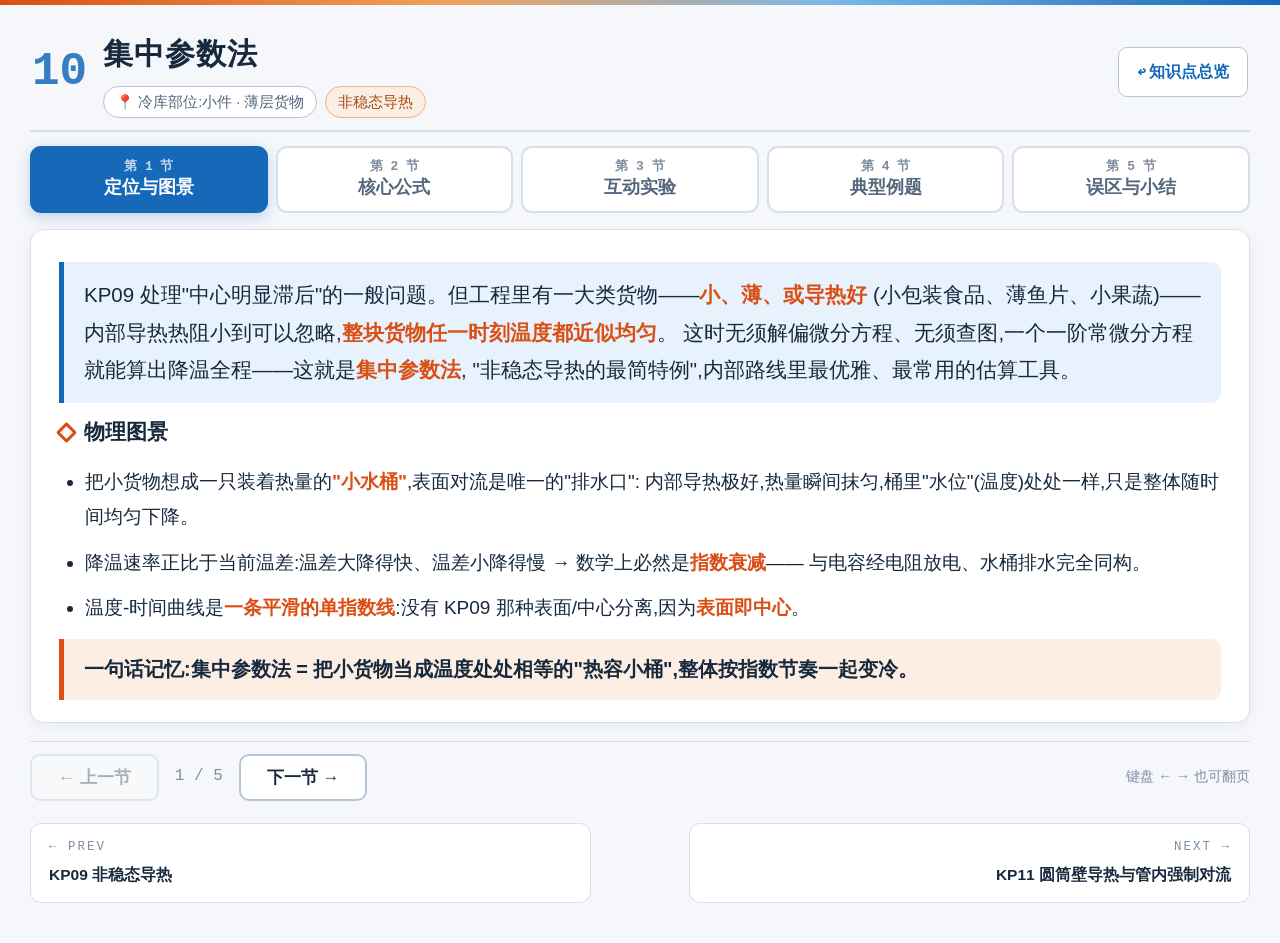
<file: frontend/kp/kp10.html>
<!doctype html>
<html lang="zh-CN">
<head>
  <meta charset="UTF-8" />
  <meta name="viewport" content="width=device-width, initial-scale=1.0" />
  <link rel="icon" href="data:," />
  <link rel="stylesheet" href="../vendor/katex/katex.min.css" />
  <link rel="stylesheet" href="./kp.css" />
  <script defer src="../vendor/katex/katex.min.js"></script>
  <style>
    .gate {
      display: flex; align-items: center; gap: 16px; padding: 16px 20px;
      border-radius: 12px; border: 2.5px solid; transition: all 0.25s;
    }
    .gate.pass { border-color: var(--ok); background: var(--ok-soft); }
    .gate.deny { border-color: var(--danger); background: #fdeae7; }
    .gate .icon { font-size: 38px; }
    .gate .big { font-family: var(--mono); font-size: 27px; font-weight: 700; }
    .gate.pass .big { color: var(--ok); }
    .gate.deny .big { color: var(--danger); }
    .gate a { color: var(--danger); font-size: 15.5px; font-weight: 700; }
    #dimmable { transition: opacity 0.3s, filter 0.3s; }
    #dimmable.off { opacity: 0.35; filter: grayscale(0.8); pointer-events: none; }
  </style>
</head>
<body data-kp="KP10">
  <div class="kp-wrap" id="wrap">

    <!-- ═══════════ 第 1 节 ═══════════ -->
    <section class="slide" data-title="定位与图景">
      <div class="panel">
        <p class="lead">KP09 处理"中心明显滞后"的一般问题。但工程里有一大类货物——<b>小、薄、或导热好</b>
          (小包装食品、薄鱼片、小果蔬)——内部导热热阻小到可以忽略,<b>整块货物任一时刻温度都近似均匀</b>。
          这时无须解偏微分方程、无须查图,一个一阶常微分方程就能算出降温全程——这就是<b>集中参数法</b>,
          "非稳态导热的最简特例",内部路线里最优雅、最常用的估算工具。</p>
        <h3>物理图景</h3>
        <ul class="points">
          <li>把小货物想成一只装着热量的<b>"小水桶"</b>,表面对流是唯一的"排水口":
            内部导热极好,热量瞬间抹匀,桶里"水位"(温度)处处一样,只是整体随时间均匀下降。</li>
          <li>降温速率正比于当前温差:温差大降得快、温差小降得慢 → 数学上必然是<b>指数衰减</b>——
            与电容经电阻放电、水桶排水完全同构。</li>
          <li>温度-时间曲线是<b>一条平滑的单指数线</b>:没有 KP09 那种表面/中心分离,因为<b>表面即中心</b>。</li>
        </ul>
        <div class="takeaway">一句话记忆:集中参数法 = 把小货物当成温度处处相等的"热容小桶",整体按指数节奏一起变冷。</div>
      </div>
    </section>

    <!-- ═══════════ 第 2 节 ═══════════ -->
    <section class="slide" data-title="核心公式">
      <div class="panel">
        <h3>① 适用判据(唯一的门票,最重要!)</h3>
        <div class="tex">Bi = \frac{h L_c}{\lambda_{goods}} &lt; 0.1,\qquad L_c = \frac{V}{A}</div>
        <p class="fnote">L<span class="ti">_c</span>=V/A:球=R/3,长柱=R/2,大平板=半厚。Bi&lt;0.1 时内部温差&lt;5%,可当均匀——判据来自 KP08。</p>

        <h3>② 能量守恒 → 一阶常微分方程</h3>
        <div class="tex">\rho V c\,\frac{dT}{dt} = -\,hA\,(T - T_\infty)</div>
        <p class="fnote">物体蓄热变化率 = 表面对流散热。令过余温度 θ = T−T<span class="ti">_\infty</span> 即得线性方程。</p>

        <h3>③ 解:单指数衰减(核心结论)</h3>
        <div class="tex">\frac{T(t)-T_\infty}{T_i-T_\infty} = e^{-t/\tau},\qquad
          \tau = \frac{\rho V c}{hA} = R_t\, C_t</div>
        <p class="fnote">τ:时间常数——温差衰减到 36.8% 的时间。τ = 热阻×热容,与 RC 电路完全同构;
          约 3τ 衰减到 5%、5τ 到 0.7%(近似达标)。</p>

        <h3>④ 达标时间与放热量</h3>
        <div class="tex">t = -\tau\,\ln\theta^*_{target},\qquad
          Q(t) = \rho V c\,(T_i - T_\infty)\big(1 - e^{-t/\tau}\big)</div>
        <p class="fnote">指数还可改写为 e<sup>−Bi·Fo</sup>——正是 KP09 一项近似在 Bi→0(ζ₁²→Bi,C₁→1)的极限,两页完美衔接。</p>

        <h3>⑤ 工程要点</h3>
        <ul class="points">
          <li><b>强化路径</b>:τ = ρcL<span class="ti">_c</span>/h → 减小 τ 靠 ↑h(吹风)或 ↓L<span class="ti">_c</span>(切小摊薄、增大比表面积)。</li>
          <li><b>测温探头</b>本身就是"小金属块",响应快慢就用 τ 描述——选探头、判断读数滞后都靠它。</li>
        </ul>
      </div>
    </section>

    <!-- ═══════════ 第 3 节 ═══════════ -->
    <section class="slide" data-title="互动实验">
      <div class="panel">
        <h3>Bi &lt; 0.1 准入闸门 <small>先验票,后进场</small></h3>
        <div class="gate pass" id="gate">
          <div class="icon" id="gateIcon">🟢</div>
          <div style="flex:1">
            <div class="big" id="gateBi">Bi = 0.06</div>
            <div style="font-size:16px;color:var(--muted)" id="gateMsg">通过:内部热阻可忽略,整块货物一个温度。</div>
          </div>
          <a href="./kp09.html" id="gateLink" style="display:none">被拒?去 KP09 非稳态导热 →</a>
        </div>
      </div>
      <div id="dimmable">
        <div class="kp-grid main-side" style="margin-top:16px">
          <div class="panel viz-box">
            <h3>唯一一条曲线:θ* = e<sup>−t/τ</sup> <small>表面=中心=平均,没有第二条线可画</small></h3>
            <svg id="expSvg" viewBox="0 0 680 390" preserveAspectRatio="xMidYMid meet"></svg>
            <div class="ctl-row">
              <button class="kbtn hot" id="playBtn">▶ 播放</button>
              <button class="kbtn" id="resetBtn">↺</button>
              <input type="range" id="tScrub" min="0" max="780" step="1" value="0" style="flex:2" />
              <output id="tOut" style="flex:0 0 130px"></output>
            </div>
          </div>
          <div class="panel viz-box">
            <h3>整块一起凉 <small>均匀纯色,无内部渐变</small></h3>
            <svg id="blockSvg" viewBox="0 0 300 430" preserveAspectRatio="xMidYMid meet"></svg>
          </div>
        </div>
        <div class="kp-grid main-side" style="margin-top:16px">
          <div class="panel">
            <h3>参数旋钮 → τ = ρc·L_c/h</h3>
            <div class="ctl-row"><label>几何</label>
              <button class="kbtn on" data-geo="3">球 (R/3)</button>
              <button class="kbtn" data-geo="2">长柱 (R/2)</button>
              <button class="kbtn" data-geo="1">平板 (半厚)</button></div>
            <div class="ctl-row"><label>直径/厚度 d</label>
              <input type="range" id="d" min="0.003" max="0.06" step="0.001" value="0.006" class="mono-track" /><output id="dOut"></output></div>
            <div class="ctl-row"><label>表面 h(风速)</label>
              <input type="range" id="h" min="5" max="60" step="0.5" value="30" /><output id="hOut"></output></div>
            <div class="ctl-row"><label>货物 λ</label>
              <input type="range" id="lam" min="0.3" max="2" step="0.05" value="0.5" class="mono-track" /><output id="lamOut"></output></div>
            <div class="ctl-row"><label>达标温度</label>
              <input type="range" id="ttgt" min="3" max="15" step="0.5" value="5" /><output id="ttgtOut"></output></div>
            <div class="hintline">ρ=1000 kg/m³,c=3900 J/(kg·K)(果蔬典型);T_i=25℃,冷风 T_∞=2℃。</div>
          </div>
          <div class="panel">
            <h3>读数台</h3>
            <div class="cards" style="flex-direction:column">
              <div class="card"><div class="lbl">特征尺寸 L_c = V/A</div><div class="val" id="vLc">--<small>mm</small></div></div>
              <div class="card"><div class="lbl">时间常数 τ(降到 36.8%)</div><div class="val" id="vTau">--<small>s</small></div></div>
              <div class="card hot"><div class="lbl">当前温度(整块同温)</div><div class="val" id="vT">--<small>℃</small></div></div>
              <div class="card ok"><div class="lbl">达标时间 t = −τ·lnθ*</div><div class="val" id="vTgt" style="font-size:19px">--</div></div>
              <div class="card"><div class="lbl">累计放热 Q(t)</div><div class="val" id="vQ">--<small>kJ</small></div></div>
            </div>
          </div>
        </div>
      </div>
    </section>

    <!-- ═══════════ 第 4 节 ═══════════ -->
    <section class="slide" data-title="典型例题">
      <div class="panel example">
        <h3>例题:小圣女果预冷,多久降到 5℃?</h3>
        <p class="lead" style="font-size:19px">近似球形的小果,初温 T<span class="ti">_i</span>=25℃,放入 T<span class="ti">_\infty</span>=2℃
          冷风预冷,h=30 W/(m²·K);果实 λ=0.5、ρ=1000 kg/m³、c=3900 J/(kg·K)。
          (1)直径 5cm 的番茄能用集中参数法吗?(2)d=6mm 的小果降到 5℃ 需多久?<b>(实验节默认 = 小果参数)</b></p>
        <div class="step"><span class="n">1</span><div>先验票——5cm 番茄(R=0.025m):
          <div class="tex">L_c = \frac{R}{3} = 8.33\times10^{-3}\,\mathrm{m},\qquad
            Bi = \frac{30\times8.33\times10^{-3}}{0.5} \approx 0.50 \;&gt;\; 0.1\;\;❌</div>
          不满足!严格说该用 KP09。换真正的小件:d=6mm,L<span class="ti">_c</span>=1.0×10⁻³m,Bi=0.06&lt;0.1 ✓</div></div>
        <div class="step"><span class="n">2</span><div>时间常数(d=6mm 小果):
          <div class="tex">\tau = \frac{\rho c\, L_c}{h} = \frac{1000\times3900\times1.0\times10^{-3}}{30} \approx 130\;\mathrm{s}</div></div></div>
        <div class="step"><span class="n">3</span><div>目标无量纲温度:
          <div class="tex">\theta^* = \frac{5-2}{25-2} = \frac{3}{23} \approx 0.130</div></div></div>
        <div class="step"><span class="n">4</span><div>降温时间:
          <div class="tex">t = -\tau\ln\theta^* = -130\times\ln(0.130) \approx 130\times2.04 \approx 266\;\mathrm{s} \approx 4.4\;\mathrm{min}</div></div></div>
        <div class="answer">✅ 真正的小件约 <b>4~5 分钟</b>就降到 5℃。本题特意展示了<b>先验判据的重要性</b>——
          同样叫"番茄",尺寸差一点就跨过 Bi=0.1 的门槛,方法就得换人。</div>
      </div>
    </section>

    <!-- ═══════════ 第 5 节 ═══════════ -->
    <section class="slide" data-title="误区与小结">
      <div class="panel">
        <h3>常见误区</h3>
        <div class="trap-card"><span class="x">❌</span><div><span class="wrong">不查 Bi 就用?</span> →
          <span class="right">✔</span> 门票是 Bi&lt;0.1;大块货物强用会<b>严重低估</b>降温时间。</div></div>
        <div class="trap-card"><span class="x">❌</span><div><span class="wrong">τ 是"降到 0"的时间?</span> →
          <span class="right">✔</span> τ 只是衰减到 36.8%;近似达标要 <b>3~5 个 τ</b>。</div></div>
        <div class="trap-card"><span class="x">❌</span><div><span class="wrong">特征尺寸乱取?</span> →
          <span class="right">✔</span> 判据用 L<span class="ti">_c</span>=V/A(球=R/3、柱=R/2、板=半厚),别与 Heisler 的定义混。</div></div>
        <div class="trap-card"><span class="x">❌</span><div><span class="wrong">跨越冻结点也用一个 τ?</span> →
          <span class="right">✔</span> 相变段等效 c 剧增,单一 τ 失效,需<b>分段</b>处理。</div></div>
        <h3 style="margin-top:20px">与其他知识点的联系</h3>
        <p>门票由 KP08 的 Bi 判据发放;本页是 KP09 在 Bi→0 的极限(θ*=e<sup>−Bi·Fo</sup>),两者是同一物理的两个极端;
          h 来自 KP04/KP06;τ=R<span class="ti">_t</span>C<span class="ti">_t</span> 与 KP01 的热阻电路同构(多了热容一维);Q(t) 直接进预冷放热量账。</p>
        <div class="link-row">
          <a href="./kp08.html">KP08 Bi 判据</a><a href="./kp09.html">KP09 非稳态导热</a>
          <a href="./kp06.html">KP06 强制对流</a><a href="./kp01.html">KP01 热阻电路</a>
        </div>
        <div class="takeaway">要点小结:先验 Bi&lt;0.1;θ*=e^(−t/τ),τ=ρVc/(hA);达标 t=−τlnθ*;
          强化靠 ↑h 或 ↓L_c——"切小摊薄降温快"的定量依据。</div>
      </div>
    </section>
  </div>

  <script type="module">
    import { initPage, svgEl, $, $$, fmt, clamp, scale, tempColor, bindSlider } from "./kp-common.js";
    initPage();

    const state = { geoDiv: 3, d: 0.006, h: 30, lam: 0.5, Ttgt: 5, t: 0, playing: false };
    const RHO = 1000, C = 3900, TI = 25, TINF = 2;

    function compute() {
      const r = state.d / 2;
      const Lc = r / state.geoDiv;
      const Bi = state.h * Lc / state.lam;
      const tau = RHO * C * Lc / state.h;
      const thTgt = (state.Ttgt - TINF) / (TI - TINF);
      const tTgt = -tau * Math.log(thTgt);
      const V = state.geoDiv === 3 ? (4 / 3) * Math.PI * r ** 3
        : state.geoDiv === 2 ? Math.PI * r * r * 0.1
        : 0.1 * 0.1 * state.d;
      return { Lc, Bi, tau, thTgt, tTgt, V, pass: Bi < 0.1 };
    }

    const Tof = (tau, t) => TINF + (TI - TINF) * Math.exp(-t / tau);

    // ---------------- 单指数曲线 ----------------
    const ex = $("#expSvg");
    function drawExp(r) {
      ex.innerHTML = "";
      const tMax = 6 * r.tau;
      const X = scale([0, tMax], [70, 650]);
      const Y = scale([0, 1.02], [330, 34]);
      svgEl("line", { x1: 70, y1: 330, x2: 650, y2: 330, stroke: "#8aa0b8", "stroke-width": 1.5 }, ex);
      svgEl("line", { x1: 70, y1: 330, x2: 70, y2: 30, stroke: "#8aa0b8", "stroke-width": 1.5 }, ex);
      [[1, "τ"], [3, "3τ"], [5, "5τ"]].forEach(([k, lbl]) => {
        svgEl("line", { x1: X(k * r.tau), y1: 330, x2: X(k * r.tau), y2: 34,
          stroke: "rgba(70,110,160,0.2)", "stroke-dasharray": "5 5" }, ex);
        svgEl("text", { x: X(k * r.tau), y: 350, "text-anchor": "middle", class: "svg-note",
          "font-weight": "700", fill: "#0d4f8f", text: `${lbl}=${fmt(k * r.tau, 0)}s` }, ex);
      });
      [[1, "100%"], [0.368, "36.8% ← τ 的定义"], [0.05, "5% ≈ 达标"]].forEach(([v, lbl]) => {
        svgEl("line", { x1: 70, y1: Y(v), x2: 650, y2: Y(v), stroke: "rgba(185,138,42,0.3)", "stroke-dasharray": "4 5" }, ex);
        svgEl("text", { x: 654, y: Y(v) + 5, class: "svg-note", fill: "#8a6410", "font-size": "12", text: lbl }, ex);
      });
      let d = "";
      for (let t = 0; t <= tMax; t += tMax / 160) d += (d ? "L" : "M") + X(t) + "," + Y(Math.exp(-t / r.tau));
      svgEl("path", { d, fill: "none", stroke: "#1f7fd4", "stroke-width": 3.5 }, ex);
      svgEl("text", { x: X(r.tau * 0.45), y: Y(Math.exp(-0.45)) - 16, class: "svg-note", fill: "#0d4f8f",
        "font-weight": "700", text: "整块货物只有这一条线:表面 = 中心 = 平均" }, ex);
      svgEl("circle", { cx: X(r.tau), cy: Y(0.368), r: 6.5, fill: "#fff", stroke: "#d94f16", "stroke-width": 3 }, ex);
      if (r.tTgt < tMax) {
        svgEl("circle", { cx: X(r.tTgt), cy: Y(r.thTgt), r: 7, fill: "none", stroke: "#178a48", "stroke-width": 3 }, ex);
        svgEl("text", { x: clamp(X(r.tTgt) + 10, 80, 460), y: Y(r.thTgt) - 12, class: "svg-note",
          fill: "#0f6b36", "font-weight": "700", text: `达标 ${fmt(r.tTgt, 0)}s ≈ ${fmt(r.tTgt / 60, 1)}min` }, ex);
      }
      svgEl("line", { x1: X(Math.min(state.t, tMax)), y1: 330, x2: X(Math.min(state.t, tMax)), y2: 34,
        stroke: "#7d5a3c", "stroke-width": 2 }, ex);
      svgEl("circle", { cx: X(Math.min(state.t, tMax)), cy: Y(Math.exp(-state.t / r.tau)), r: 6,
        fill: "#1f7fd4", stroke: "#fff", "stroke-width": 2 }, ex);
      svgEl("text", { x: 360, y: 380, "text-anchor": "middle", class: "svg-note",
        text: "调 h 或尺寸,曲线整体横向拉伸/压缩——形状永远是同一条指数" }, ex);
    }

    // ---------------- 均匀色块 + 温度计 + 对照 ----------------
    const bl = $("#blockSvg");
    function drawBlock(r) {
      bl.innerHTML = "";
      const th = Math.exp(-state.t / r.tau);
      const Tn = Tof(r.tau, state.t);
      const col = tempColor(Tn, TINF, TI);
      svgEl("circle", { cx: 96, cy: 112, r: 74, fill: col, stroke: "#52667c", "stroke-width": 2 }, bl);
      svgEl("text", { x: 96, y: 118, "text-anchor": "middle", "font-size": "19", "font-weight": "700",
        "font-family": "Consolas", fill: "#17293d", stroke: "#fff", "stroke-width": "0.6", text: `${fmt(Tn, 1)}℃` }, bl);
      svgEl("text", { x: 96, y: 212, "text-anchor": "middle", class: "svg-note", "font-weight": "700",
        text: "整块同温 · 无内部渐变" }, bl);
      const tx = 240, ty0 = 40, tH = 150;
      svgEl("rect", { x: tx - 8, y: ty0, width: 16, height: tH, rx: 8, fill: "#eef2f6", stroke: "#8aa0b8", "stroke-width": 1.5 }, bl);
      const mh = tH * clamp(th, 0.02, 1);
      svgEl("rect", { x: tx - 4, y: ty0 + tH - mh, width: 8, height: mh, rx: 4, fill: col }, bl);
      svgEl("circle", { cx: tx, cy: ty0 + tH + 13, r: 14, fill: col, stroke: "#8aa0b8" }, bl);
      svgEl("text", { x: tx, y: ty0 + tH + 46, "text-anchor": "middle", class: "svg-note", text: "θ* 水银柱" }, bl);
      svgEl("text", { x: tx, y: ty0 + tH + 62, "text-anchor": "middle", class: "svg-note",
        fill: "#0d4f8f", "font-weight": "700", text: `${fmt(th * 100, 0)}%` }, bl);
      const cy2 = 318;
      for (let i = 12; i >= 1; i--) {
        const frac = i / 12;
        svgEl("circle", { cx: 96, cy: cy2, r: 52 * frac,
          fill: tempColor(TINF + (TI - TINF) * (1 - frac) * 0.75 + 3, TINF, TI) }, bl);
      }
      svgEl("circle", { cx: 96, cy: cy2, r: 52, fill: "none", stroke: "#52667c" }, bl);
      svgEl("text", { x: 96, y: cy2 + 74, "text-anchor": "middle", class: "svg-note", fill: "#a34410",
        "font-weight": "700", text: "对照:KP09 的大块货物" }, bl);
      svgEl("text", { x: 96, y: cy2 + 92, "text-anchor": "middle", class: "svg-note",
        text: "有渐变,中心滞后" }, bl);
      svgEl("text", { x: 240, y: cy2 + 36, "text-anchor": "middle", class: "svg-note", fill: "#0d4f8f",
        "font-weight": "700", text: "本页 ↑" }, bl);
      svgEl("text", { x: 240, y: cy2 + 54, "text-anchor": "middle", class: "svg-note", text: "整块同温" }, bl);
    }

    function renderGate(r) {
      const g = $("#gate");
      g.className = "gate " + (r.pass ? "pass" : "deny");
      $("#gateIcon").textContent = r.pass ? "🟢" : "🔴";
      $("#gateBi").textContent = `Bi = ${fmt(r.Bi, 2)}`;
      $("#gateMsg").textContent = r.pass
        ? "通过:内部热阻可忽略,整块货物一个温度,单指数走起。"
        : "拒绝:Bi ≥ 0.1,内部温差不可忽略——强行套用会严重低估降温时间!";
      $("#gateLink").style.display = r.pass ? "none" : "";
      $("#dimmable").classList.toggle("off", !r.pass);
    }

    function renderMetrics(r) {
      const Tn = Tof(r.tau, state.t);
      $("#vLc").innerHTML = `${fmt(r.Lc * 1000, 2)}<small>mm</small>`;
      $("#vTau").innerHTML = `${fmt(r.tau, 0)}<small>s ≈ ${fmt(r.tau / 60, 1)}min</small>`;
      $("#vT").innerHTML = `${fmt(Tn, 1)}<small>℃</small>`;
      $("#vTgt").innerHTML = `${fmt(r.tTgt, 0)}<small>s ≈ ${fmt(r.tTgt / 60, 1)}min (θ*=${fmt(r.thTgt, 2)})</small>`;
      const Q = RHO * r.V * C * (TI - TINF) * (1 - Math.exp(-state.t / r.tau)) / 1000;
      $("#vQ").innerHTML = `${fmt(Q, 2)}<small>kJ</small>`;
      $("#tOut").textContent = `t = ${fmt(state.t, 0)}s`;
    }

    let cache = compute();
    function fullUpdate() {
      cache = compute();
      $("#tScrub").max = Math.ceil(6 * cache.tau);
      renderGate(cache);
      drawExp(cache);
      drawBlock(cache);
      renderMetrics(cache);
    }

    bindSlider("#d", "#dOut", (v) => `${fmt(v * 1000, 0)} mm`, (v) => { state.d = v; fullUpdate(); });
    bindSlider("#h", "#hOut", (v) => `${v} W/m²K`, (v) => { state.h = v; fullUpdate(); });
    bindSlider("#lam", "#lamOut", (v) => `${fmt(v, 2)} W/mK`, (v) => { state.lam = v; fullUpdate(); });
    bindSlider("#ttgt", "#ttgtOut", (v) => `${v} ℃`, (v) => { state.Ttgt = v; fullUpdate(); });
    bindSlider("#tScrub", "#tOut", (v) => `t = ${fmt(v, 0)}s`, (v) => {
      state.t = v;
      drawExp(cache); drawBlock(cache); renderMetrics(cache);
    });
    $$("button[data-geo]").forEach((b) => b.addEventListener("click", () => {
      state.geoDiv = Number(b.dataset.geo);
      $$("button[data-geo]").forEach((x) => x.classList.toggle("on", x === b));
      fullUpdate();
    }));
    $("#playBtn").addEventListener("click", () => {
      state.playing = !state.playing;
      $("#playBtn").textContent = state.playing ? "⏸ 暂停" : "▶ 播放";
    });
    $("#resetBtn").addEventListener("click", () => { state.t = 0; $("#tScrub").value = 0; fullUpdate(); });

    let last = performance.now();
    function loop(now) {
      const dt = Math.min((now - last) / 1000, 0.05);
      last = now;
      if (state.playing && cache.pass) {
        state.t += dt * cache.tau / 2.2;
        if (state.t > 6 * cache.tau) { state.t = 6 * cache.tau; state.playing = false; $("#playBtn").textContent = "▶ 播放"; }
        $("#tScrub").value = state.t;
        drawExp(cache); drawBlock(cache); renderMetrics(cache);
      }
      requestAnimationFrame(loop);
    }
    fullUpdate();
    requestAnimationFrame(loop);
  </script>
</body>
</html>
</file>
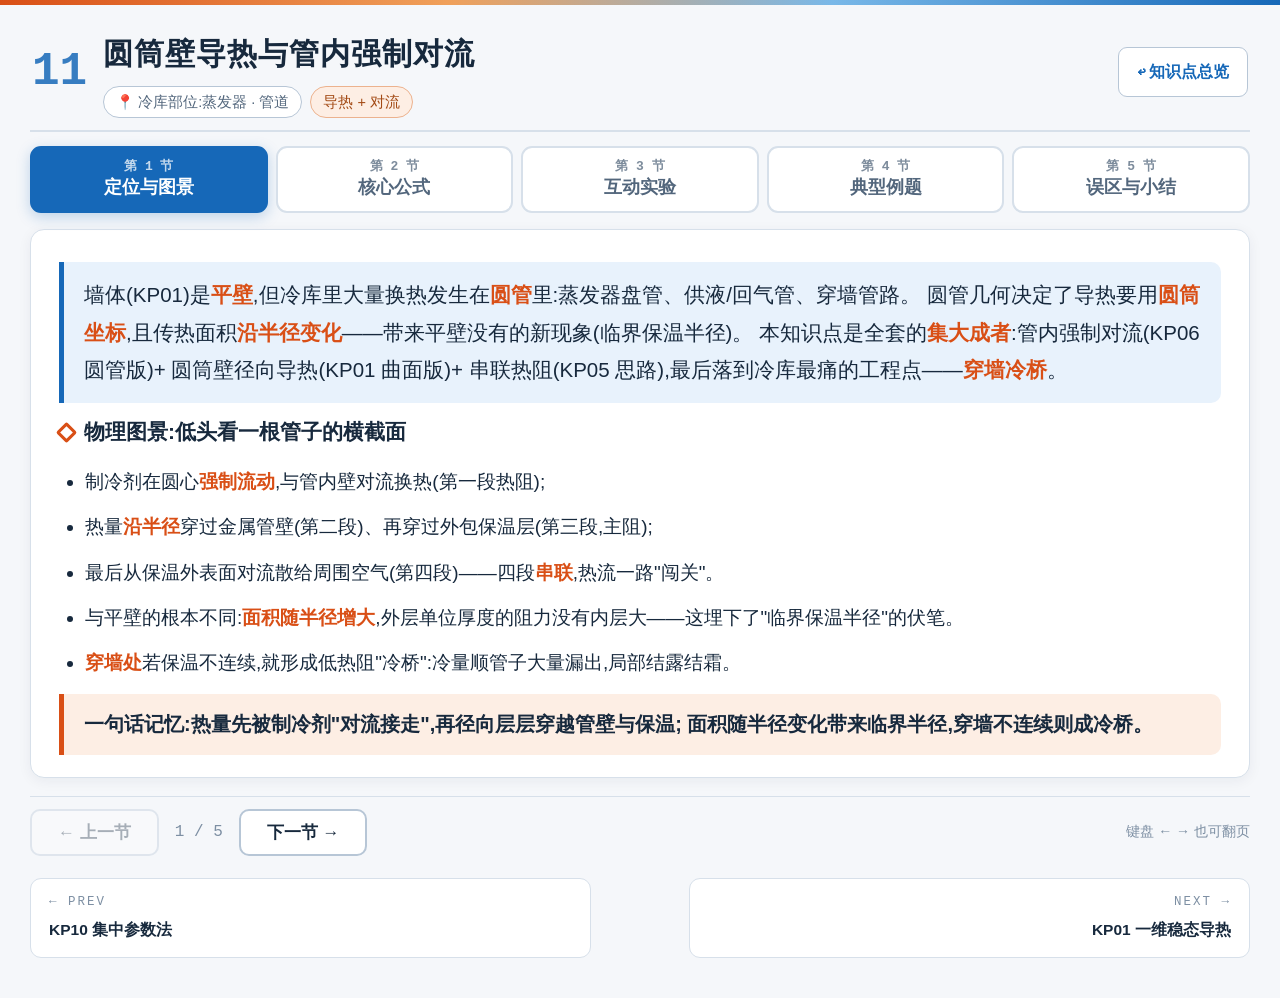
<file: frontend/kp/kp11.html>
<!doctype html>
<html lang="zh-CN">
<head>
  <meta charset="UTF-8" />
  <meta name="viewport" content="width=device-width, initial-scale=1.0" />
  <link rel="icon" href="data:," />
  <link rel="stylesheet" href="../vendor/katex/katex.min.css" />
  <link rel="stylesheet" href="./kp.css" />
  <script defer src="../vendor/katex/katex.min.js"></script>
  <style>
    .ring-handle { cursor: ew-resize; }
    .view-tabs { display: flex; gap: 10px; margin-bottom: 12px; }
  </style>
</head>
<body data-kp="KP11">
  <div class="kp-wrap" id="wrap">

    <!-- ═══════════ 第 1 节 ═══════════ -->
    <section class="slide" data-title="定位与图景">
      <div class="panel">
        <p class="lead">墙体(KP01)是<b>平壁</b>,但冷库里大量换热发生在<b>圆管</b>里:蒸发器盘管、供液/回气管、穿墙管路。
          圆管几何决定了导热要用<b>圆筒坐标</b>,且传热面积<b>沿半径变化</b>——带来平壁没有的新现象(临界保温半径)。
          本知识点是全套的<b>集大成者</b>:管内强制对流(KP06 圆管版)+ 圆筒壁径向导热(KP01 曲面版)+
          串联热阻(KP05 思路),最后落到冷库最痛的工程点——<b>穿墙冷桥</b>。</p>
        <h3>物理图景:低头看一根管子的横截面</h3>
        <ul class="points">
          <li>制冷剂在圆心<b>强制流动</b>,与管内壁对流换热(第一段热阻);</li>
          <li>热量<b>沿半径</b>穿过金属管壁(第二段)、再穿过外包保温层(第三段,主阻);</li>
          <li>最后从保温外表面对流散给周围空气(第四段)——四段<b>串联</b>,热流一路"闯关"。</li>
          <li>与平壁的根本不同:<b>面积随半径增大</b>,外层单位厚度的阻力没有内层大——这埋下了"临界保温半径"的伏笔。</li>
          <li><b>穿墙处</b>若保温不连续,就形成低热阻"冷桥":冷量顺管子大量漏出,局部结露结霜。</li>
        </ul>
        <div class="takeaway">一句话记忆:热量先被制冷剂"对流接走",再径向层层穿越管壁与保温;
          面积随半径变化带来临界半径,穿墙不连续则成冷桥。</div>
      </div>
    </section>

    <!-- ═══════════ 第 2 节 ═══════════ -->
    <section class="slide" data-title="核心公式">
      <div class="panel">
        <h3>① 圆筒壁径向导热(与平壁的标志性差别)</h3>
        <div class="tex">Q = \frac{2\pi\lambda L\,(T_1 - T_2)}{\ln(r_2/r_1)}
          \qquad\Longrightarrow\qquad R_{cyl} = \frac{\ln(r_2/r_1)}{2\pi\lambda L}</div>
        <p class="fnote">平壁是 δ/λ(线性厚度),圆筒是 <b>ln(r₂/r₁)</b>(对数半径比)——温度沿半径按对数分布,曲线是"弯"的。</p>

        <h3>② 管内强制对流:Dittus-Boelter 定 h_i</h3>
        <div class="tex">Nu = 0.023\,Re^{0.8}\,Pr^{n}\;(n=0.4\,加热 / 0.3\,冷却),
          \qquad h_i = \frac{Nu\,\lambda_{fluid}}{d}</div>
        <p class="fnote">与 KP06 同源,几何换成管内、特征尺寸取管径 d。管内换热随流速(Re⁰·⁸)显著上升。</p>

        <h3>③ 四段串联总热阻(单位管长)</h3>
        <div class="tex">R_{tot} = \frac{1}{h_i 2\pi r_1} + \frac{\ln(r_2/r_1)}{2\pi\lambda_{wall}}
          + \frac{\ln(r_3/r_2)}{2\pi\lambda_{ins}} + \frac{1}{h_o 2\pi r_3},
          \qquad q_l = \frac{\Delta T}{R_{tot}}</div>

        <h3>④ 临界保温半径(圆管独有的反直觉现象)</h3>
        <div class="tex">r_{cr} = \frac{\lambda_{ins}}{h_o}</div>
        <p class="fnote">加保温既增导热热阻(ln 项)、又增外表面积(降外对流热阻)——两者相反,存在使散热<b>最大</b>的临界半径。
          <b>r₂ &lt; r_cr 时,初期加保温反而增大散热</b>(小管细线常见);冷库保温管 r₂ 通常远大于 r_cr,加保温有效——但小径管必须校核,避免"越包越漏"。</p>
      </div>
    </section>

    <!-- ═══════════ 第 3 节 ═══════════ -->
    <section class="slide" data-title="互动实验">
      <div class="panel viz-box">
        <div class="view-tabs">
          <button class="kbtn on" data-view="cross">⊙ 管道横截面</button>
          <button class="kbtn" data-view="wall">⊥ 穿墙纵剖(冷桥)</button>
        </div>
        <div id="crossView" class="kp-grid cols-2">
          <div>
            <h3>同心圆环剖面 <small>拖最外圈手柄改保温厚度(√r 缩放)</small></h3>
            <svg id="ringSvg" viewBox="0 0 460 420" preserveAspectRatio="xMidYMid meet"></svg>
          </div>
          <div>
            <h3>沿半径温度分布 <small>对流是台阶,圆筒导热是"弯曲的对数线"</small></h3>
            <svg id="radialSvg" viewBox="0 0 460 420" preserveAspectRatio="xMidYMid meet"></svg>
          </div>
        </div>
        <div id="wallView" style="display:none">
          <h3>穿墙节点 <small>保温断没断,一眼看出来</small></h3>
          <svg id="bridgeSvg" viewBox="0 0 960 340" preserveAspectRatio="xMidYMid meet"></svg>
          <div class="ctl-row">
            <label>穿墙保温</label>
            <button class="kbtn on" id="contBtn">连续包裹</button>
            <button class="kbtn" id="brkBtn">断桥(裸管穿墙)</button>
          </div>
        </div>
        <div class="hintline">💡 把保温拖厚,温度曲线的"弯"越弯、冷损失越小;把 h_o 调小/λ 调大,r_cr 可能跑到管径外——那时薄保温反而"越包越漏"。</div>
      </div>
      <div class="panel viz-box">
        <h3>四段热阻串联条 <small>单位管长 K·m/W——保温是绝对主力</small></h3>
        <svg id="resSvg" viewBox="0 0 960 108" preserveAspectRatio="xMidYMid meet"></svg>
      </div>
      <div class="kp-grid main-side">
        <div class="panel viz-box">
          <h3>临界半径寻优 <small>冷损失 q_l vs 保温外径 r₃</small></h3>
          <svg id="critSvg" viewBox="0 0 680 330" preserveAspectRatio="xMidYMid meet"></svg>
        </div>
        <div class="panel">
          <h3>参数与读数 <small>制冷剂 −30℃ · 库外 +5℃</small></h3>
          <div class="ctl-row"><label>保温外径 r₃</label>
            <input type="range" id="r3" min="11" max="60" step="0.5" value="40" /><output id="r3Out"></output></div>
          <div class="ctl-row"><label>保温 λ_ins</label>
            <input type="range" id="lins" min="0.02" max="0.2" step="0.005" value="0.04" class="mono-track" /><output id="linsOut"></output></div>
          <div class="ctl-row"><label>管内流速(→h_i)</label>
            <input type="range" id="u" min="0.2" max="3" step="0.05" value="1" class="mono-track" /><output id="uOut"></output></div>
          <div class="ctl-row"><label>外表面 h_o</label>
            <input type="range" id="ho" min="3" max="30" step="0.5" value="8" /><output id="hoOut"></output></div>
          <div class="cards" style="margin-top:10px">
            <div class="card hot"><div class="lbl">冷损失 q_l</div><div class="val" id="vQl">--<small>W/m</small></div></div>
            <div class="card"><div class="lbl">总热阻 ΣR</div><div class="val" id="vRt">--<small>K·m/W</small></div></div>
            <div class="card"><div class="lbl">临界半径 r_cr=λ/h_o</div><div class="val" id="vRcr">--<small>mm</small></div></div>
            <div class="card"><div class="lbl">保温热阻占比</div><div class="val" id="vShare">--<small>%</small></div></div>
            <div class="card" id="verdictCard"><div class="lbl">保温有效性判定</div>
              <div class="val" style="font-size:15px;white-space:normal" id="vVerdict">--</div></div>
          </div>
        </div>
      </div>
    </section>

    <!-- ═══════════ 第 4 节 ═══════════ -->
    <section class="slide" data-title="典型例题">
      <div class="panel example">
        <h3>例题:一米保温管,漏多少冷?保温真的有效吗?</h3>
        <p class="lead" style="font-size:19px">供液铜管 r₁=8mm、r₂=10mm,外包保温到 r₃=40mm;铜 λ=380、保温 λ=0.04 W/(m·K);
          管内 h<span class="ti">_i</span>=1500、保温外 h<span class="ti">_o</span>=8 W/(m²·K);制冷剂 −30℃、库外 +5℃。
          求每米冷损失并校核临界半径。<b>(实验节默认参数即本题)</b></p>
        <div class="step"><span class="n">1</span><div>管内对流热阻:
          <div class="tex">R_1 = \frac{1}{h_i\,2\pi r_1} = \frac{1}{1500\times2\pi\times0.008} \approx 0.013\;\mathrm{K{\cdot}m/W}</div></div></div>
        <div class="step"><span class="n">2</span><div>铜管壁(可忽略)与保温层(主阻):
          <div class="tex">R_2 = \frac{\ln(10/8)}{2\pi\times380} \approx 9\times10^{-5},\qquad
            R_3 = \frac{\ln(40/10)}{2\pi\times0.04} = \frac{1.386}{0.251} \approx 5.52</div></div></div>
        <div class="step"><span class="n">3</span><div>外部对流与总热阻:
          <div class="tex">R_4 = \frac{1}{8\times2\pi\times0.040} \approx 0.497,\qquad
            R_{tot} \approx 0.013+0.0001+5.52+0.497 = 6.03\;\mathrm{K{\cdot}m/W}</div></div></div>
        <div class="step"><span class="n">4</span><div>单位管长冷损失:
          <div class="tex">q_l = \frac{\Delta T}{R_{tot}} = \frac{5-(-30)}{6.03} = \frac{35}{6.03} \approx 5.8\;\mathrm{W/m}</div></div></div>
        <div class="step"><span class="n">5</span><div>临界半径校核:
          <div class="tex">r_{cr} = \frac{\lambda_{ins}}{h_o} = \frac{0.04}{8} = 5\;\mathrm{mm} \;&lt;\; r_2 = 10\;\mathrm{mm}\;✓</div></div></div>
        <div class="answer">✅ 每米冷损失约 <b>5.8 W</b>;r₂ &gt; r_cr,加保温确实减损(有效);
          保温层占总热阻 5.52/6.03 ≈ <b>91%</b>,是绝对主力。若把保温减薄到接近 r_cr,冷损失会显著上升。</div>
      </div>
    </section>

    <!-- ═══════════ 第 5 节 ═══════════ -->
    <section class="slide" data-title="误区与小结">
      <div class="panel">
        <h3>常见误区</h3>
        <div class="trap-card"><span class="x">❌</span><div><span class="wrong">用平壁公式算圆管?</span> →
          <span class="right">✔</span> 圆管是 <b>ln(r₂/r₁)</b> 而非 δ/λ;保温厚时差别巨大。</div></div>
        <div class="trap-card"><span class="x">❌</span><div><span class="wrong">加保温一定减少散热?</span> →
          <span class="right">✔</span> 存在<b>临界半径</b> r_cr=λ/h_o;小管细线在 r₂&lt;r_cr 时"越包越漏"。</div></div>
        <div class="trap-card"><span class="x">❌</span><div><span class="wrong">管内对流热阻可忽略?</span> →
          <span class="right">✔</span> 低流速/大管径时 1/(h_iA_i) 不可忽略,须先用 Dittus-Boelter 定 h_i。</div></div>
        <div class="trap-card"><span class="x">❌</span><div><span class="wrong">穿墙节点随便包?</span> →
          <span class="right">✔</span> 穿墙管是<b>冷桥高发区</b>:保温必须连续 + 隔热套管 + 断桥处理。</div></div>
        <h3 style="margin-top:20px">与其他知识点的联系</h3>
        <p>KP01 的曲面版(δ/λ ↔ ln 式对照);管内 h<span class="ti">_i</span> 是 KP06 的管内版(注意 n 取 0.4/0.3 分加热冷却);
          串联热阻与 UA 思路同 KP05;冷桥导致表面低于露点 → 结露结霜接 KP07;q<span class="ti">_l</span> 汇总为管路冷损失负荷。</p>
        <div class="link-row">
          <a href="./kp01.html">KP01 平壁导热</a><a href="./kp06.html">KP06 强制对流</a>
          <a href="./kp05.html">KP05 换热器</a><a href="./kp07.html">KP07 霜层热阻</a>
        </div>
        <div class="takeaway">要点小结:圆筒热阻 = ln(r₂/r₁)/2πλL;四段串联求 q_l;
          临界半径 r_cr=λ/h_o 必须校核;穿墙保温要连续——冷桥是冷损失与结露的高发点。</div>
      </div>
    </section>
  </div>

  <script type="module">
    import { initPage, svgEl, $, $$, fmt, clamp, scale, tempColor, bindSlider } from "./kp-common.js";
    initPage();

    const R1MM = 8, R2MM = 10, LAM_W = 380;
    const T_REF = -30, T_AIR = 5;
    const state = { r3: 40, lins: 0.04, u: 1, ho: 8, bridge: false };

    const hi = () => 1500 * Math.pow(state.u, 0.8);

    function resist(r3mm = state.r3, lins = state.lins, ho = state.ho) {
      const r1 = R1MM / 1000, r2 = R2MM / 1000, r3 = r3mm / 1000;
      const Ra = 1 / (hi() * 2 * Math.PI * r1);
      const Rb = Math.log(r2 / r1) / (2 * Math.PI * LAM_W);
      const Rc = Math.log(r3 / r2) / (2 * Math.PI * lins);
      const Rd = 1 / (ho * 2 * Math.PI * r3);
      const Rt = Ra + Rb + Rc + Rd;
      const ql = (T_AIR - T_REF) / Rt;
      return { Ra, Rb, Rc, Rd, Rt, ql };
    }

    function compute() {
      const r = resist();
      const rcr = state.lins / state.ho * 1000;
      const Ts3 = T_AIR - r.ql * r.Rd;
      const Ts2 = Ts3 - r.ql * r.Rc;
      const Ts1 = Ts2 - r.ql * r.Rb;
      return { ...r, rcr, Ts3, Ts2, Ts1 };
    }

    function Tat(rmm, c) {
      if (rmm <= R1MM) return T_REF;
      if (rmm <= R2MM) return c.Ts1 + (c.Ts2 - c.Ts1) * Math.log(rmm / R1MM) / Math.log(R2MM / R1MM);
      if (rmm <= state.r3) return c.Ts2 + (c.Ts3 - c.Ts2) * Math.log(rmm / R2MM) / Math.log(state.r3 / R2MM);
      return T_AIR;
    }

    // ---------------- 同心圆环 ----------------
    const ring = $("#ringSvg");
    const CX = 230, CY = 200, RPX = 172;
    const rr = (rmm) => Math.sqrt(rmm / 62) * RPX;
    function drawRings(c) {
      ring.innerHTML = "";
      svgEl("circle", { cx: CX, cy: CY, r: RPX + 10, fill: "#fdf0e6" }, ring);
      for (let i = 30; i >= 1; i--) {
        const rmm = R2MM + (state.r3 - R2MM) * (i / 30);
        svgEl("circle", { cx: CX, cy: CY, r: rr(rmm), fill: tempColor(Tat(rmm, c), -32, 8) }, ring);
      }
      svgEl("circle", { cx: CX, cy: CY, r: rr(R2MM), fill: "#c98a4e" }, ring);
      svgEl("circle", { cx: CX, cy: CY, r: rr(R1MM), fill: tempColor(T_REF, -32, 8) }, ring);
      svgEl("text", { x: CX, y: CY + 5, "text-anchor": "middle", "font-size": "15",
        "font-family": "Consolas", fill: "#fff", "font-weight": "700", text: `${T_REF}℃` }, ring);
      [[R1MM, "r₁"], [R2MM, "r₂"], [state.r3, "r₃"]].forEach(([rmm, lbl]) => {
        svgEl("circle", { cx: CX, cy: CY, r: rr(rmm), fill: "none",
          stroke: "rgba(255,255,255,0.75)", "stroke-dasharray": "3 4", "stroke-width": 1.6 }, ring);
        svgEl("text", { x: CX + rr(rmm) * 0.72, y: CY - rr(rmm) * 0.72, class: "svg-note",
          fill: "#17293d", "font-weight": "700",
          style: "paint-order:stroke;stroke:#fff;stroke-width:3px", text: `${lbl}=${fmt(rmm, 0)}mm` }, ring);
      });
      svgEl("text", { x: CX, y: CY - rr((R2MM + state.r3) / 2) + 5, "text-anchor": "middle",
        class: "svg-note", fill: "#17293d", "font-weight": "700",
        style: "paint-order:stroke;stroke:#fff;stroke-width:3px", text: "保温层" }, ring);
      svgEl("text", { x: 24, y: 32, class: "svg-note", fill: "#b3400e", "font-weight": "700",
        text: `库外空气 +${T_AIR}℃` }, ring);
      svgEl("text", { x: CX, y: 406, "text-anchor": "middle", class: "svg-note",
        text: "冷量由外圈一层层向圆心渗入 · 拖右侧手柄改保温厚度" }, ring);
      const hx = CX + rr(state.r3);
      const h = svgEl("g", { class: "ring-handle" }, ring);
      svgEl("circle", { cx: hx, cy: CY, r: 13, fill: "#fff", stroke: "#d94f16", "stroke-width": 3 }, ring);
      svgEl("text", { x: hx, y: CY + 5, "text-anchor": "middle", "font-size": "14", fill: "#d94f16",
        "font-weight": "700", text: "⇔" }, ring);
      h.addEventListener("pointerdown", (e) => {
        e.preventDefault();
        const move = (ev) => {
          const rect = ring.getBoundingClientRect();
          const px = (ev.clientX - rect.left) * (460 / rect.width) - CX;
          const rmm = clamp((px / RPX) ** 2 * 62, 11, 60);
          state.r3 = Math.round(rmm * 2) / 2;
          $("#r3").value = state.r3;
          $("#r3Out").textContent = `${fmt(state.r3, 1)} mm`;
          update();
        };
        const up = () => { removeEventListener("pointermove", move); removeEventListener("pointerup", up); };
        addEventListener("pointermove", move);
        addEventListener("pointerup", up);
      });
    }

    // ---------------- 沿半径温度曲线 ----------------
    const rad = $("#radialSvg");
    function drawRadial(c) {
      rad.innerHTML = "";
      const X = scale([0, 62], [60, 440]);
      const Y = scale([-33, 9], [360, 34]);
      svgEl("line", { x1: 60, y1: 360, x2: 440, y2: 360, stroke: "#8aa0b8", "stroke-width": 1.5 }, rad);
      svgEl("line", { x1: 60, y1: 360, x2: 60, y2: 30, stroke: "#8aa0b8", "stroke-width": 1.5 }, rad);
      [-30, -20, -10, 0].forEach((t) => {
        svgEl("text", { x: 52, y: Y(t) + 5, "text-anchor": "end", class: "svg-note", text: t + "°" }, rad);
        svgEl("line", { x1: 58, y1: Y(t), x2: 440, y2: Y(t), stroke: "rgba(70,110,160,0.12)" }, rad);
      });
      [[R1MM, "r₁"], [R2MM, "r₂"], [state.r3, "r₃"]].forEach(([rmm, lbl]) => {
        svgEl("line", { x1: X(rmm), y1: 360, x2: X(rmm), y2: 34, stroke: "rgba(70,110,160,0.22)", "stroke-dasharray": "4 5" }, rad);
        svgEl("text", { x: X(rmm), y: 378, "text-anchor": "middle", class: "svg-note", "font-weight": "700", text: lbl }, rad);
      });
      let d = `M${X(0)},${Y(T_REF)} L${X(R1MM - 1.2)},${Y(T_REF)}`;
      d += ` L${X(R1MM)},${Y(c.Ts1)}`;
      for (let rmm = R1MM; rmm <= state.r3; rmm += 0.4) d += ` L${X(rmm)},${Y(Tat(rmm, c))}`;
      d += ` L${X(state.r3 + 1.6)},${Y(T_AIR)} L${X(62)},${Y(T_AIR)}`;
      svgEl("path", { d, fill: "none", stroke: "#d94f16", "stroke-width": 3.5 }, rad);
      svgEl("text", { x: X(2), y: Y(T_REF) - 10, class: "svg-note", fill: "#0d4f8f", "font-weight": "700",
        text: "制冷剂 −30℃" }, rad);
      svgEl("text", { x: X(R1MM) + 5, y: (Y(T_REF) + Y(c.Ts1)) / 2, class: "svg-note", fill: "#0d4f8f",
        text: `管内膜台阶 ${fmt(c.ql * c.Ra, 2)}℃` }, rad);
      svgEl("text", { x: X((R2MM + state.r3) / 2), y: Y(Tat((R2MM + state.r3) / 2, c)) - 14,
        "text-anchor": "middle", class: "svg-note", fill: "#a34410", "font-weight": "700",
        text: "保温段:对数弯曲(不是直线!)" }, rad);
      svgEl("text", { x: X(state.r3) + 5, y: (Y(c.Ts3) + Y(T_AIR)) / 2 + 5, class: "svg-note", fill: "#b3400e",
        text: `外膜台阶 ${fmt(c.ql * c.Rd, 1)}℃` }, rad);
      svgEl("text", { x: 250, y: 404, "text-anchor": "middle", class: "svg-note",
        text: "对流 = 陡台阶 · 圆筒导热 = 对数曲线 —— 与 KP01 平壁折线对照" }, rad);
    }

    // ---------------- 热阻串联条 ----------------
    const res = $("#resSvg");
    function drawRes(c) {
      res.innerHTML = "";
      const items = [
        { n: "管内对流 1/(h·2πr₁)", R: c.Ra, col: "#6aa5d8" },
        { n: "铜壁 ln/2πλ", R: c.Rb, col: "#c98a4e" },
        { n: "保温层 ln(r₃/r₂)/2πλ", R: c.Rc, col: "#e8c777" },
        { n: "外对流 1/(h·2πr₃)", R: c.Rd, col: "#f0a273" },
      ];
      const MINW = 64, avail = 810;
      let flexR = 0, fixedW = 0;
      const raw = items.map((it) => (it.R / c.Rt) * avail);
      items.forEach((it, i) => { if (raw[i] < MINW) fixedW += MINW; else flexR += it.R; });
      const kk = (avail - fixedW) / flexR;
      let x = 75;
      items.forEach((it, i) => {
        const w = raw[i] < MINW ? MINW : it.R * kk;
        svgEl("rect", { x, y: 24, width: w - 3, height: 32, rx: 7, fill: it.col, stroke: "#8898a8" }, res);
        svgEl("text", { x: x + w / 2, y: 45, "text-anchor": "middle", class: "svg-note",
          fill: "#243748", "font-weight": "700", text: `${fmt(it.R / c.Rt * 100, it.R / c.Rt < 0.01 ? 1 : 0)}%` }, res);
        svgEl("text", { x: x + w / 2, y: 78, "text-anchor": "middle", class: "svg-note", text: it.n }, res);
        x += w;
      });
      svgEl("text", { x: 480, y: 102, "text-anchor": "middle", class: "svg-note", "font-size": "15",
        text: `ΣR = ${fmt(c.Rt, 2)} K·m/W → q_l = 35/${fmt(c.Rt, 2)} = ${fmt(c.ql, 1)} W/m` }, res);
    }

    // ---------------- 临界半径 ----------------
    const crit = $("#critSvg");
    function drawCrit(c) {
      crit.innerHTML = "";
      const X = scale([R2MM, 60], [68, 650]);
      let qMax = 0;
      const pts = [];
      for (let r3 = R2MM; r3 <= 60; r3 += 0.4) {
        const q = resist(r3).ql;
        qMax = Math.max(qMax, q);
        pts.push([r3, q]);
      }
      const Y = scale([0, qMax * 1.12], [290, 30]);
      svgEl("line", { x1: 68, y1: 290, x2: 650, y2: 290, stroke: "#8aa0b8", "stroke-width": 1.5 }, crit);
      svgEl("line", { x1: 68, y1: 290, x2: 68, y2: 26, stroke: "#8aa0b8", "stroke-width": 1.5 }, crit);
      [10, 20, 30, 40, 50, 60].forEach((r) => svgEl("text", { x: X(r), y: 310, "text-anchor": "middle", class: "svg-note", text: r + "mm" }, crit));
      svgEl("text", { x: 74, y: 20, class: "svg-note", "font-size": "15", text: "冷损失 q_l (W/m)" }, crit);
      svgEl("path", { d: pts.map(([r3, q], i) => (i ? "L" : "M") + X(r3) + "," + Y(q)).join(""),
        fill: "none", stroke: "#1f7fd4", "stroke-width": 3 }, crit);
      if (c.rcr > R2MM && c.rcr < 60) {
        svgEl("line", { x1: X(c.rcr), y1: 290, x2: X(c.rcr), y2: 30, stroke: "#c93a2a", "stroke-dasharray": "6 4", "stroke-width": 2 }, crit);
        svgEl("text", { x: X(c.rcr), y: 46, "text-anchor": "middle", class: "svg-note", fill: "#a32e20",
          "font-weight": "700", text: `r_cr=${fmt(c.rcr, 1)}mm 拐点:此前"越包越漏"!` }, crit);
      } else {
        svgEl("text", { x: 350, y: 46, "text-anchor": "middle", class: "svg-note", fill: "#0f6b36",
          "font-weight": "700", text: `r_cr=${fmt(c.rcr, 1)}mm < r₂=${R2MM}mm → 全程加保温有效(冷库常态)` }, crit);
      }
      svgEl("circle", { cx: X(state.r3), cy: Y(c.ql), r: 7, fill: "#fff", stroke: "#d94f16", "stroke-width": 3 }, crit);
      svgEl("text", { x: clamp(X(state.r3) + 12, 80, 460), y: Y(c.ql) - 12, class: "svg-note",
        fill: "#a34410", "font-weight": "700", text: `当前 r₃=${fmt(state.r3, 0)}mm → ${fmt(c.ql, 1)} W/m` }, crit);
    }

    // ---------------- 穿墙冷桥 ----------------
    const br = $("#bridgeSvg");
    function drawBridge(c) {
      br.innerHTML = "";
      const defs = svgEl("defs", {}, br);
      const glow = svgEl("filter", { id: "glow" }, defs);
      svgEl("feGaussianBlur", { stdDeviation: 6, result: "b" }, glow);
      const merge = svgEl("feMerge", {}, glow);
      svgEl("feMergeNode", { in: "b" }, merge);
      svgEl("feMergeNode", { in: "SourceGraphic" }, merge);
      svgEl("rect", { x: 420, y: 20, width: 120, height: 300, fill: "#c4d2e0" }, br);
      svgEl("text", { x: 480, y: 44, "text-anchor": "middle", class: "svg-note", "font-weight": "700", text: "库墙" }, br);
      svgEl("text", { x: 200, y: 44, class: "svg-note", fill: "#0d4f8f", "font-weight": "700", text: "库内 −18℃" }, br);
      svgEl("text", { x: 700, y: 44, "text-anchor": "end", class: "svg-note", fill: "#b3400e", "font-weight": "700",
        text: "库外 +5℃ 湿空气" }, br);
      svgEl("rect", { x: 60, y: 158, width: 840, height: 24, fill: "#c98a4e" }, br);
      svgEl("rect", { x: 60, y: 138, width: 360, height: 64, rx: 10, fill: "#e8c777", stroke: "#b99a3a" }, br);
      svgEl("rect", { x: state.bridge ? 590 : 540, y: 138, width: state.bridge ? 310 : 360,
        height: 64, rx: 10, fill: "#e8c777", stroke: "#b99a3a" }, br);
      svgEl("text", { x: 240, y: 176, "text-anchor": "middle", class: "svg-note", fill: "#5a4210",
        "font-weight": "700", text: "保温层" }, br);
      if (!state.bridge) {
        svgEl("rect", { x: 420, y: 138, width: 120, height: 64, fill: "#e8c777", stroke: "#b99a3a" }, br);
        svgEl("text", { x: 480, y: 176, "text-anchor": "middle", class: "svg-note", fill: "#5a4210",
          "font-weight": "700", text: "连续包裹 ✓" }, br);
        svgEl("text", { x: 480, y: 262, "text-anchor": "middle", class: "svg-note", fill: "#0f6b36",
          "font-weight": "700", text: `穿墙段冷损失正常:q_l ≈ ${fmt(c.ql, 1)} W/m,无结露` }, br);
      } else {
        svgEl("rect", { x: 540, y: 150, width: 50, height: 40, fill: "#c98a4e",
          filter: "url(#glow)", stroke: "#1f7fd4", "stroke-width": 2.5 }, br);
        const bare = resist(R2MM);
        for (let i = 0; i < 12; i++) {
          const a = (i / 12) * Math.PI * 2;
          svgEl("circle", { cx: 565 + Math.cos(a) * (28 + (i % 3) * 12), cy: 170 + Math.sin(a) * (26 + (i % 4) * 9),
            r: 2.8, fill: "rgba(31,127,212,0.75)", filter: "url(#glow)" }, br);
        }
        svgEl("text", { x: 565, y: 128, "text-anchor": "middle", class: "svg-note", fill: "#0d4f8f",
          "font-weight": "700", text: "⚠ 断桥:裸管段发光泄冷" }, br);
        for (let i = 0; i < 7; i++) {
          svgEl("circle", { cx: 548 + i * 8, cy: 198 + (i % 2) * 5, r: 2.8, fill: "#4a94d8" }, br);
        }
        svgEl("text", { x: 565, y: 238, "text-anchor": "middle", class: "svg-note", fill: "#a32e20",
          "font-weight": "700", text: `裸管段局部 q_l ≈ ${fmt(bare.ql, 0)} W/m(约 ${fmt(bare.ql / c.ql, 0)} 倍!)` }, br);
        svgEl("text", { x: 565, y: 260, "text-anchor": "middle", class: "svg-note", fill: "#b3400e",
          text: "表面低于露点 → 结露结霜(接 KP07)→ 保温受潮恶化" }, br);
        svgEl("text", { x: 480, y: 306, "text-anchor": "middle", class: "svg-note",
          text: "对策:连续包裹 + 隔热套管 + 断桥处理" }, br);
      }
    }

    function update() {
      const c = compute();
      drawRings(c);
      drawRadial(c);
      drawRes(c);
      drawCrit(c);
      drawBridge(c);
      $("#vQl").innerHTML = `${fmt(c.ql, 1)}<small>W/m</small>`;
      $("#vRt").innerHTML = `${fmt(c.Rt, 2)}<small>K·m/W</small>`;
      $("#vRcr").innerHTML = `${fmt(c.rcr, 1)}<small>mm</small>`;
      $("#vShare").innerHTML = `${fmt(c.Rc / c.Rt * 100, 1)}<small>%</small>`;
      const ok = R2MM >= c.rcr;
      $("#vVerdict").textContent = ok
        ? `r₂=${R2MM}mm ≥ r_cr=${fmt(c.rcr, 1)}mm:加保温有效 ✓`
        : `r₂=${R2MM}mm < r_cr=${fmt(c.rcr, 1)}mm:薄保温阶段"越包越漏"!`;
      $("#verdictCard").className = "card " + (ok ? "ok" : "warn");
    }

    bindSlider("#r3", "#r3Out", (v) => `${fmt(v, 1)} mm`, (v) => { state.r3 = v; update(); });
    bindSlider("#lins", "#linsOut", (v) => `${fmt(v, 3)} W/mK`, (v) => { state.lins = v; update(); });
    bindSlider("#u", "#uOut", (v) => `${fmt(v, 2)} m/s → h=${fmt(1500 * Math.pow(v, 0.8), 0)}`, (v) => { state.u = v; update(); });
    bindSlider("#ho", "#hoOut", (v) => `${fmt(v, 1)} W/m²K`, (v) => { state.ho = v; update(); });

    $$("button[data-view]").forEach((b) => b.addEventListener("click", () => {
      $$("button[data-view]").forEach((x) => x.classList.toggle("on", x === b));
      $("#crossView").style.display = b.dataset.view === "cross" ? "" : "none";
      $("#wallView").style.display = b.dataset.view === "wall" ? "" : "none";
    }));
    $("#contBtn").addEventListener("click", () => { state.bridge = false; swapB(); });
    $("#brkBtn").addEventListener("click", () => { state.bridge = true; swapB(); });
    function swapB() {
      $("#contBtn").classList.toggle("on", !state.bridge);
      $("#brkBtn").classList.toggle("on", state.bridge);
      update();
    }

    update();
  </script>
</body>
</html>
</file>
<file: frontend/kp/kp.css>
/* ============================================================
   数字冷库 · 传热学知识点页面 —— 课堂教学主题
   受众:教室里的学生(含后排)。原则:白底、大字、公式标准排版、
   内容为主、每节一屏不滚动。全站仍保留"热橙 ↔ 冰青"物理色轴。
   ============================================================ */

:root {
  --bg: #f5f7fa;
  --paper: #ffffff;
  --line: #d7e0ea;
  --line-strong: #b7c6d6;
  --ink: #17293d;
  --muted: #52667c;
  --faint: #7d8fa3;
  --hot: #d94f16;
  --hot-soft: #fdeee4;
  --cold: #1668b8;
  --cold-soft: #e8f2fc;
  --ok: #178a48;
  --ok-soft: #e6f6ec;
  --warn: #b97a10;
  --warn-soft: #fdf3df;
  --danger: #c93a2a;
  --mono: "Cascadia Code", "JetBrains Mono", Consolas, "Courier New", monospace;
  --sans: "Microsoft YaHei", "PingFang SC", sans-serif;
}

* { box-sizing: border-box; }

html, body {
  margin: 0;
  min-height: 100%;
  background: var(--bg);
  color: var(--ink);
  font-family: var(--sans);
  font-size: 19px;               /* 后排也要看得清 */
  line-height: 1.85;
}

/* 顶部热-冷色轴,全站身份线 */
body::before {
  content: "";
  position: fixed;
  top: 0; left: 0; right: 0;
  height: 5px;
  z-index: 50;
  background: linear-gradient(90deg, var(--hot), #f0a05a 35%, #79b8e8 65%, var(--cold));
}

.kp-wrap {
  max-width: 1280px;
  margin: 0 auto;
  padding: 20px 30px 40px;
}

/* ---------------- 页眉(紧凑,给内容让空间) ---------------- */
.kp-header {
  display: flex;
  align-items: center;
  gap: 16px;
  padding: 6px 2px 12px;
  border-bottom: 2px solid var(--line);
  margin-bottom: 14px;
  flex-wrap: wrap;
}

.kp-num {
  font-family: var(--mono);
  font-size: 46px;
  font-weight: 700;
  line-height: 1;
  color: var(--cold);
  opacity: 0.85;
}

.kp-head-main { flex: 1 1 320px; }

.kp-title {
  margin: 0;
  font-size: 30px;
  font-weight: 700;
  letter-spacing: 1px;
}

.kp-badges { display: flex; gap: 8px; margin-top: 4px; flex-wrap: wrap; }

.badge {
  display: inline-flex;
  align-items: center;
  gap: 6px;
  padding: 2px 12px;
  border-radius: 999px;
  border: 1px solid var(--line-strong);
  font-size: 14.5px;
  color: var(--muted);
  background: var(--paper);
}

.badge.cat { border-color: #ecb28e; color: #a34a15; background: var(--hot-soft); }

.kp-back {
  margin-left: auto;
  padding: 9px 18px;
  border: 1px solid var(--line-strong);
  border-radius: 9px;
  background: var(--paper);
  color: var(--cold);
  font-size: 16px;
  font-weight: 600;
  text-decoration: none;
  white-space: nowrap;
}

.kp-back:hover { background: var(--cold-soft); }

/* ---------------- 分节翻页(课堂 PPT 式) ---------------- */
.slide-tabs {
  display: flex;
  gap: 8px;
  margin: 6px 0 16px;
  flex-wrap: wrap;
}

.slide-tabs button {
  flex: 1 1 150px;
  padding: 12px 10px;
  border: 2px solid var(--line);
  border-radius: 11px;
  background: var(--paper);
  color: var(--muted);
  font-family: inherit;
  font-size: 17.5px;
  font-weight: 600;
  cursor: pointer;
  transition: all 0.15s;
}

.slide-tabs button:hover { border-color: var(--cold); color: var(--cold); }

.slide-tabs button.on {
  border-color: var(--cold);
  background: var(--cold);
  color: #fff;
  box-shadow: 0 4px 14px rgba(22, 104, 184, 0.25);
}

.slide-tabs button .no {
  font-family: var(--mono);
  font-size: 13px;
  opacity: 0.75;
  display: block;
  line-height: 1.1;
}

.slide { display: none; }
.slide.on { display: block; animation: slideIn 0.22s ease; }

@keyframes slideIn {
  from { opacity: 0; transform: translateY(8px); }
  to { opacity: 1; transform: none; }
}

.slide-foot {
  display: flex;
  align-items: center;
  gap: 16px;
  margin-top: 18px;
  padding-top: 12px;
  border-top: 1px solid var(--line);
}

.slide-foot .pager {
  font-family: var(--mono);
  font-size: 16px;
  color: var(--faint);
}

.slide-foot button {
  padding: 10px 26px;
  border: 2px solid var(--line-strong);
  border-radius: 10px;
  background: var(--paper);
  color: var(--ink);
  font-family: inherit;
  font-size: 17px;
  font-weight: 600;
  cursor: pointer;
}

.slide-foot button:hover:not(:disabled) { border-color: var(--cold); color: var(--cold); }
.slide-foot button:disabled { opacity: 0.35; cursor: default; }
.slide-foot .keys-hint { margin-left: auto; font-size: 14px; color: var(--faint); }

/* ---------------- 面板与排版 ---------------- */
.panel {
  border: 1px solid var(--line);
  border-radius: 14px;
  background: var(--paper);
  box-shadow: 0 3px 14px rgba(23, 41, 61, 0.06);
  padding: 22px 28px;
}

.panel + .panel, .kp-grid + .panel, .panel + .kp-grid { margin-top: 16px; }

.panel h3 {
  display: flex;
  align-items: center;
  gap: 10px;
  margin: 0 0 12px;
  font-size: 21px;
  color: var(--ink);
}

.panel h3::before {
  content: "";
  width: 9px;
  height: 9px;
  border: 3px solid var(--hot);
  border-radius: 2px;
  transform: rotate(45deg);
  flex-shrink: 0;
}

.panel h3 small { color: var(--faint); font-weight: 400; font-size: 15px; }

.panel p { margin: 10px 0; }
.panel p b, .panel li b { color: var(--hot); }

.lead {
  font-size: 20.5px;
  color: var(--ink);
  background: var(--cold-soft);
  border-left: 5px solid var(--cold);
  border-radius: 0 10px 10px 0;
  padding: 14px 20px;
  margin: 0 0 14px;
}

ul.points { margin: 8px 0; padding-left: 26px; }
ul.points li { margin: 10px 0; }

.takeaway {
  background: var(--hot-soft);
  border-left: 5px solid var(--hot);
  border-radius: 0 10px 10px 0;
  padding: 12px 20px;
  margin: 14px 0 0;
  font-weight: 600;
  font-size: 20px;
}

.kp-grid { display: grid; gap: 16px; }
.kp-grid.cols-2 { grid-template-columns: 1fr 1fr; }
.kp-grid.main-side { grid-template-columns: minmax(0, 1fr) 360px; }

@media (max-width: 980px) {
  .kp-grid.cols-2, .kp-grid.main-side { grid-template-columns: 1fr; }
  html, body { font-size: 17px; }
}

/* ---------------- 公式(KaTeX) ---------------- */
.tex {
  margin: 14px 0;
  padding: 14px 18px;
  background: #fbfcfe;
  border: 1px solid var(--line);
  border-radius: 10px;
  overflow-x: auto;
  text-align: center;
}

.tex .katex { font-size: 1.55em; }        /* 展示公式,后排可读 */
.ti .katex, span.ti { font-size: 1.05em; }

.fnote {
  font-size: 16.5px;
  color: var(--muted);
  text-align: center;
  margin: -6px 0 12px;
}

/* 例题步骤 */
.example .step {
  display: flex;
  gap: 14px;
  margin: 10px 0;
  align-items: baseline;
}

.example .step .n {
  flex: 0 0 34px;
  height: 34px;
  border-radius: 50%;
  background: var(--cold);
  color: #fff;
  font-weight: 700;
  font-size: 17px;
  display: inline-flex;
  align-items: center;
  justify-content: center;
  align-self: flex-start;
  margin-top: 6px;
}

.example .step > div { flex: 1; min-width: 0; }
.example .step .tex { margin: 6px 0; }

.answer {
  background: var(--ok-soft);
  border-left: 5px solid var(--ok);
  border-radius: 0 10px 10px 0;
  padding: 12px 20px;
  margin-top: 14px;
  font-size: 20px;
  font-weight: 600;
}

/* 误区卡 */
.trap-card {
  display: flex;
  gap: 12px;
  padding: 12px 18px;
  border: 1px solid #f2c9b0;
  background: var(--hot-soft);
  border-radius: 10px;
  margin: 10px 0;
}

.trap-card .x { font-size: 22px; flex: 0 0 auto; }
.trap-card .wrong { color: var(--danger); font-weight: 700; }
.trap-card .right { color: var(--ok); font-weight: 700; }

/* 联系链接 */
.link-row { display: flex; gap: 10px; flex-wrap: wrap; margin-top: 8px; }

.link-row a {
  padding: 8px 16px;
  border: 1.5px solid var(--line-strong);
  border-radius: 999px;
  background: var(--paper);
  color: var(--cold);
  font-size: 16px;
  font-weight: 600;
  text-decoration: none;
}

.link-row a:hover { background: var(--cold-soft); border-color: var(--cold); }

/* ---------------- 指标卡 ---------------- */
.cards { display: flex; gap: 12px; flex-wrap: wrap; }

.card {
  flex: 1 1 150px;
  min-width: 150px;
  padding: 12px 16px 10px;
  border: 1px solid var(--line);
  border-left: 5px solid var(--cold);
  border-radius: 10px;
  background: var(--paper);
}

.card.hot { border-left-color: var(--hot); }
.card.ok { border-left-color: var(--ok); background: var(--ok-soft); }
.card.warn { border-left-color: var(--warn); background: var(--warn-soft); }

.card .lbl { font-size: 15px; color: var(--muted); }

.card .val {
  font-family: var(--mono);
  font-size: 26px;
  font-weight: 700;
  font-variant-numeric: tabular-nums;
  color: var(--ink);
  line-height: 1.3;
  white-space: nowrap;
}

.card .val small { font-size: 14px; color: var(--muted); font-weight: 400; margin-left: 3px; }

/* ---------------- 控制区 ---------------- */
.ctl-row {
  display: flex;
  align-items: center;
  gap: 12px;
  margin: 12px 0;
  flex-wrap: wrap;
}

.ctl-row > label { flex: 0 0 150px; font-size: 17px; color: var(--ink); font-weight: 600; }

.ctl-row output {
  flex: 0 0 110px;
  font-family: var(--mono);
  font-size: 17px;
  font-weight: 700;
  font-variant-numeric: tabular-nums;
  color: var(--cold);
  text-align: right;
}

.ctl-row output.hot { color: var(--hot); }

input[type="range"] {
  flex: 1 1 150px;
  -webkit-appearance: none;
  appearance: none;
  height: 8px;
  border-radius: 6px;
  background: linear-gradient(90deg, var(--cold), var(--hot));
  outline: none;
  cursor: pointer;
}

input[type="range"].mono-track { background: #c4d2e0; }

input[type="range"]::-webkit-slider-thumb {
  -webkit-appearance: none;
  width: 24px;
  height: 24px;
  border-radius: 50%;
  border: 3px solid #fff;
  background: var(--cold);
  box-shadow: 0 2px 8px rgba(20, 50, 90, 0.35);
  cursor: grab;
}

input[type="range"]::-moz-range-thumb {
  width: 20px;
  height: 20px;
  border-radius: 50%;
  border: 3px solid #fff;
  background: var(--cold);
  box-shadow: 0 2px 8px rgba(20, 50, 90, 0.35);
  cursor: grab;
}

select, input[type="number"] {
  padding: 8px 12px;
  border: 1.5px solid var(--line-strong);
  border-radius: 9px;
  background: var(--paper);
  color: var(--ink);
  font-family: inherit;
  font-size: 16px;
}

button.kbtn {
  padding: 10px 20px;
  border: 1.5px solid var(--line-strong);
  border-radius: 10px;
  background: var(--paper);
  color: var(--ink);
  font-size: 16.5px;
  font-weight: 600;
  font-family: inherit;
  cursor: pointer;
  transition: all 0.12s;
}

button.kbtn:hover { border-color: var(--cold); color: var(--cold); }
button.kbtn:active { transform: translateY(1px); }
button.kbtn.on { background: var(--cold); border-color: var(--cold); color: #fff; }

button.kbtn.hot { border-color: #e8a37e; color: var(--hot); background: var(--hot-soft); }
button.kbtn.hot:hover { background: #fbdfcd; }
button.kbtn.hot.on { background: var(--hot); border-color: var(--hot); color: #fff; }

/* ---------------- SVG / Canvas 通用 ---------------- */
.viz-box { position: relative; }
.viz-box svg, .viz-box canvas { display: block; width: 100%; height: auto; }

.svg-note { font-size: 14px; fill: var(--muted); font-family: var(--sans); }

.hintline { font-size: 16px; color: var(--muted); margin-top: 10px; }
.hintline b { color: var(--hot); }

.dot {
  display: inline-block;
  width: 12px;
  height: 12px;
  border-radius: 50%;
  background: #9aa8b6;
  vertical-align: -1px;
  margin-right: 7px;
}

.dot.on { background: var(--danger); box-shadow: 0 0 8px rgba(201, 58, 42, 0.6); }
.dot.ok { background: var(--ok); box-shadow: 0 0 8px rgba(23, 138, 72, 0.5); }

/* ---------------- 页脚 KP 导航 ---------------- */
.kp-nav {
  display: flex;
  justify-content: space-between;
  gap: 14px;
  margin-top: 22px;
}

.kp-nav a {
  flex: 0 1 46%;
  padding: 12px 18px;
  border: 1px solid var(--line);
  border-radius: 11px;
  background: var(--paper);
  color: var(--ink);
  text-decoration: none;
  font-size: 15.5px;
}

.kp-nav a:hover { border-color: var(--cold); }
.kp-nav a .dir { font-size: 12.5px; color: var(--faint); font-family: var(--mono); letter-spacing: 2px; }
.kp-nav a .name { margin-top: 2px; font-weight: 700; }
.kp-nav a.next { text-align: right; margin-left: auto; }
</file>
